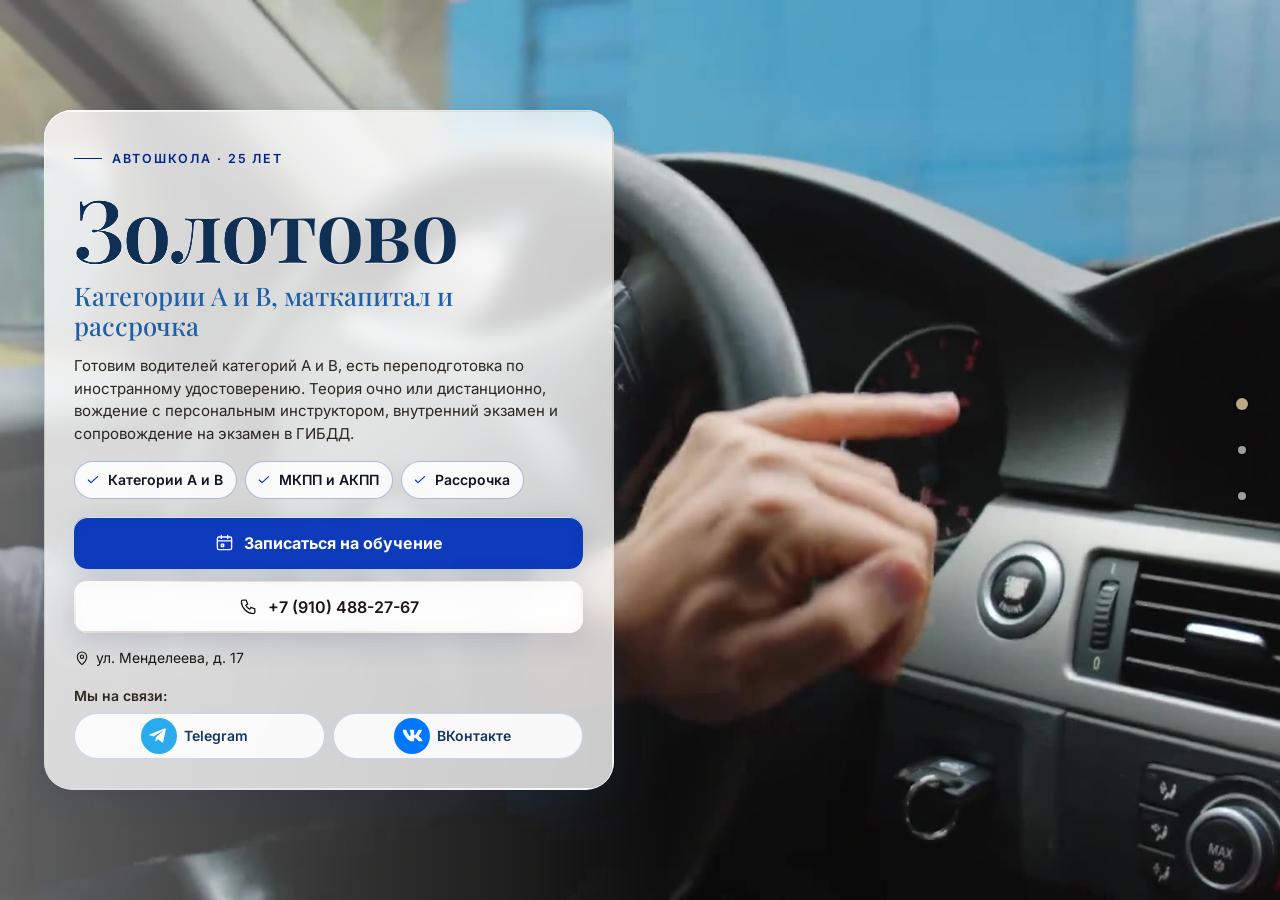
<file: index.html>
<!DOCTYPE html>
<html lang="ru" data-theme="light">
<head>
<meta charset="utf-8">
<meta name="viewport" content="width=device-width, initial-scale=1, viewport-fit=cover">
<title>Автошкола «Золотово» в Воскресенске — категории A и B, от 30 000 ₽</title>
<meta name="description" content="Автошкола «Золотово» в Воскресенске, ул. Менделеева, 17: категории A и B, рассрочка, материнский капитал. Категория A от 30 000 ₽, B от 45 000 ₽. Телефон +7 (910) 488-27-67.">
<meta name="robots" content="noindex, nofollow, noarchive">
<meta name="geo.region" content="RU-SPE">
<meta name="geo.placename" content="Санкт-Петербург">
<meta name="geo.position" content="59.8944504;30.4585142">
<meta name="ICBM" content="59.8944504, 30.4585142">
<meta property="og:type" content="website">
<meta property="og:locale" content="ru_RU">
<meta property="og:site_name" content="Автошкола «Золотово»">
<meta property="og:title" content="Автошкола «Золотово» в Воскресенске — категории A и B, от 30 000 ₽">
<meta property="og:description" content="Автошкола «Золотово» в Воскресенске, ул. Менделеева, 17: категории A и B, рассрочка, материнский капитал. Категория A от 30 000 ₽, B от 45 000 ₽. Телефон +7 (910) 488-27-67.">
<meta name="twitter:card" content="summary_large_image">
<meta name="twitter:title" content="Автошкола «Золотово» в Воскресенске — категории A и B, от 30 000 ₽">
<meta name="twitter:description" content="Автошкола «Золотово» в Воскресенске, ул. Менделеева, 17: категории A и B, рассрочка, материнский капитал. Категория A от 30 000 ₽, B от 45 000 ₽. Телефон +7 (910) 488-27-67.">
<meta name="theme-color" content="#f0f4fe">
<link rel="icon" href="data:image/svg+xml,%3Csvg%20xmlns%3D%22http%3A//www.w3.org/2000/svg%22%20viewBox%3D%220%200%2064%2064%22%3E%3Crect%20width%3D%2264%22%20height%3D%2264%22%20rx%3D%2214%22%20fill%3D%22%231f5fa8%22/%3E%3Ccircle%20cx%3D%2232%22%20cy%3D%2232%22%20r%3D%2217%22%20fill%3D%22none%22%20stroke%3D%22%23fff%22%20stroke-width%3D%225%22/%3E%3Ccircle%20cx%3D%2232%22%20cy%3D%2232%22%20r%3D%225%22%20fill%3D%22%23ffc54d%22/%3E%3C/svg%3E">
<script>document.documentElement.classList.add('js');try{var _i=parseInt(localStorage.getItem('nb_fs2'),10),_f=[1,1.15,1.3,1.5][_i];if(_f)document.documentElement.style.setProperty('--fs',_f)}catch(e){}</script>
<style id="hero-timing">:root{--hero-d:1.2s}</style>
<link rel="preload" as="image" href="img/hero-poster.jpg" fetchpriority="high">
<!-- шрифты лежат внутри сайта: Google Fonts у российской аудитории режется -->
<style>
@font-face{font-family:'Inter';font-style:normal;font-weight:400;font-display:swap;src:url(assets/fonts/inter-400-cyrillic-ext.woff2) format('woff2');unicode-range:U+0460-052F, U+1C80-1C8A, U+20B4, U+2DE0-2DFF, U+A640-A69F, U+FE2E-FE2F}
@font-face{font-family:'Inter';font-style:normal;font-weight:400;font-display:swap;src:url(assets/fonts/inter-400-cyrillic.woff2) format('woff2');unicode-range:U+0301, U+0400-045F, U+0490-0491, U+04B0-04B1, U+2116}
@font-face{font-family:'Inter';font-style:normal;font-weight:400;font-display:swap;src:url(assets/fonts/inter-400-latin-ext.woff2) format('woff2');unicode-range:U+0100-02BA, U+02BD-02C5, U+02C7-02CC, U+02CE-02D7, U+02DD-02FF, U+0304, U+0308, U+0329, U+1D00-1DBF, U+1E00-1E9F, U+1EF2-1EFF, U+2020, U+20A0-20AB, U+20AD-20C0, U+2113, U+2C60-2C7F, U+A720-A7FF}
@font-face{font-family:'Inter';font-style:normal;font-weight:400;font-display:swap;src:url(assets/fonts/inter-400-latin.woff2) format('woff2');unicode-range:U+0000-00FF, U+0131, U+0152-0153, U+02BB-02BC, U+02C6, U+02DA, U+02DC, U+0304, U+0308, U+0329, U+2000-206F, U+20AC, U+2122, U+2191, U+2193, U+2212, U+2215, U+FEFF, U+FFFD}
@font-face{font-family:'Inter';font-style:normal;font-weight:500;font-display:swap;src:url(assets/fonts/inter-500-cyrillic-ext.woff2) format('woff2');unicode-range:U+0460-052F, U+1C80-1C8A, U+20B4, U+2DE0-2DFF, U+A640-A69F, U+FE2E-FE2F}
@font-face{font-family:'Inter';font-style:normal;font-weight:500;font-display:swap;src:url(assets/fonts/inter-500-cyrillic.woff2) format('woff2');unicode-range:U+0301, U+0400-045F, U+0490-0491, U+04B0-04B1, U+2116}
@font-face{font-family:'Inter';font-style:normal;font-weight:500;font-display:swap;src:url(assets/fonts/inter-500-latin-ext.woff2) format('woff2');unicode-range:U+0100-02BA, U+02BD-02C5, U+02C7-02CC, U+02CE-02D7, U+02DD-02FF, U+0304, U+0308, U+0329, U+1D00-1DBF, U+1E00-1E9F, U+1EF2-1EFF, U+2020, U+20A0-20AB, U+20AD-20C0, U+2113, U+2C60-2C7F, U+A720-A7FF}
@font-face{font-family:'Inter';font-style:normal;font-weight:500;font-display:swap;src:url(assets/fonts/inter-500-latin.woff2) format('woff2');unicode-range:U+0000-00FF, U+0131, U+0152-0153, U+02BB-02BC, U+02C6, U+02DA, U+02DC, U+0304, U+0308, U+0329, U+2000-206F, U+20AC, U+2122, U+2191, U+2193, U+2212, U+2215, U+FEFF, U+FFFD}
@font-face{font-family:'Inter';font-style:normal;font-weight:600;font-display:swap;src:url(assets/fonts/inter-600-cyrillic-ext.woff2) format('woff2');unicode-range:U+0460-052F, U+1C80-1C8A, U+20B4, U+2DE0-2DFF, U+A640-A69F, U+FE2E-FE2F}
@font-face{font-family:'Inter';font-style:normal;font-weight:600;font-display:swap;src:url(assets/fonts/inter-600-cyrillic.woff2) format('woff2');unicode-range:U+0301, U+0400-045F, U+0490-0491, U+04B0-04B1, U+2116}
@font-face{font-family:'Inter';font-style:normal;font-weight:600;font-display:swap;src:url(assets/fonts/inter-600-latin-ext.woff2) format('woff2');unicode-range:U+0100-02BA, U+02BD-02C5, U+02C7-02CC, U+02CE-02D7, U+02DD-02FF, U+0304, U+0308, U+0329, U+1D00-1DBF, U+1E00-1E9F, U+1EF2-1EFF, U+2020, U+20A0-20AB, U+20AD-20C0, U+2113, U+2C60-2C7F, U+A720-A7FF}
@font-face{font-family:'Inter';font-style:normal;font-weight:600;font-display:swap;src:url(assets/fonts/inter-600-latin.woff2) format('woff2');unicode-range:U+0000-00FF, U+0131, U+0152-0153, U+02BB-02BC, U+02C6, U+02DA, U+02DC, U+0304, U+0308, U+0329, U+2000-206F, U+20AC, U+2122, U+2191, U+2193, U+2212, U+2215, U+FEFF, U+FFFD}
@font-face{font-family:'Inter';font-style:normal;font-weight:700;font-display:swap;src:url(assets/fonts/inter-700-cyrillic-ext.woff2) format('woff2');unicode-range:U+0460-052F, U+1C80-1C8A, U+20B4, U+2DE0-2DFF, U+A640-A69F, U+FE2E-FE2F}
@font-face{font-family:'Inter';font-style:normal;font-weight:700;font-display:swap;src:url(assets/fonts/inter-700-cyrillic.woff2) format('woff2');unicode-range:U+0301, U+0400-045F, U+0490-0491, U+04B0-04B1, U+2116}
@font-face{font-family:'Inter';font-style:normal;font-weight:700;font-display:swap;src:url(assets/fonts/inter-700-latin-ext.woff2) format('woff2');unicode-range:U+0100-02BA, U+02BD-02C5, U+02C7-02CC, U+02CE-02D7, U+02DD-02FF, U+0304, U+0308, U+0329, U+1D00-1DBF, U+1E00-1E9F, U+1EF2-1EFF, U+2020, U+20A0-20AB, U+20AD-20C0, U+2113, U+2C60-2C7F, U+A720-A7FF}
@font-face{font-family:'Inter';font-style:normal;font-weight:700;font-display:swap;src:url(assets/fonts/inter-700-latin.woff2) format('woff2');unicode-range:U+0000-00FF, U+0131, U+0152-0153, U+02BB-02BC, U+02C6, U+02DA, U+02DC, U+0304, U+0308, U+0329, U+2000-206F, U+20AC, U+2122, U+2191, U+2193, U+2212, U+2215, U+FEFF, U+FFFD}
@font-face{font-family:'Playfair Display';font-style:normal;font-weight:500;font-display:swap;src:url(assets/fonts/playfair-display-500-cyrillic.woff2) format('woff2');unicode-range:U+0301, U+0400-045F, U+0490-0491, U+04B0-04B1, U+2116}
@font-face{font-family:'Playfair Display';font-style:normal;font-weight:500;font-display:swap;src:url(assets/fonts/playfair-display-500-latin-ext.woff2) format('woff2');unicode-range:U+0100-02BA, U+02BD-02C5, U+02C7-02CC, U+02CE-02D7, U+02DD-02FF, U+0304, U+0308, U+0329, U+1D00-1DBF, U+1E00-1E9F, U+1EF2-1EFF, U+2020, U+20A0-20AB, U+20AD-20C0, U+2113, U+2C60-2C7F, U+A720-A7FF}
@font-face{font-family:'Playfair Display';font-style:normal;font-weight:500;font-display:swap;src:url(assets/fonts/playfair-display-500-latin.woff2) format('woff2');unicode-range:U+0000-00FF, U+0131, U+0152-0153, U+02BB-02BC, U+02C6, U+02DA, U+02DC, U+0304, U+0308, U+0329, U+2000-206F, U+20AC, U+2122, U+2191, U+2193, U+2212, U+2215, U+FEFF, U+FFFD}
@font-face{font-family:'Playfair Display';font-style:normal;font-weight:600;font-display:swap;src:url(assets/fonts/playfair-display-600-cyrillic.woff2) format('woff2');unicode-range:U+0301, U+0400-045F, U+0490-0491, U+04B0-04B1, U+2116}
@font-face{font-family:'Playfair Display';font-style:normal;font-weight:600;font-display:swap;src:url(assets/fonts/playfair-display-600-latin-ext.woff2) format('woff2');unicode-range:U+0100-02BA, U+02BD-02C5, U+02C7-02CC, U+02CE-02D7, U+02DD-02FF, U+0304, U+0308, U+0329, U+1D00-1DBF, U+1E00-1E9F, U+1EF2-1EFF, U+2020, U+20A0-20AB, U+20AD-20C0, U+2113, U+2C60-2C7F, U+A720-A7FF}
@font-face{font-family:'Playfair Display';font-style:normal;font-weight:600;font-display:swap;src:url(assets/fonts/playfair-display-600-latin.woff2) format('woff2');unicode-range:U+0000-00FF, U+0131, U+0152-0153, U+02BB-02BC, U+02C6, U+02DA, U+02DC, U+0304, U+0308, U+0329, U+2000-206F, U+20AC, U+2122, U+2191, U+2193, U+2212, U+2215, U+FEFF, U+FFFD}
/* ===== Notary site — generator stylesheet (light warm base, dark theme by toggle) ===== */
:root{
  --p100:#665230; --p90:#97825e; --p80:#bba887; --p70:#c2b9a9; --p50:#dad5ce; --p40:#e0dedb;
  --p30:#eeece9; --p20:#f1f1f0; --p10:#f8f8f8; --n100:#0e0f11; --n90:#3c404b; --n10:#fff;

  --bg:var(--p10); --bg2:var(--p20); --bg3:var(--p30); --card:var(--n10); --text:var(--n100); --muted:var(--n90);
  --line:var(--p50); --line2:var(--p40); --accent:var(--p90); --accent-d:var(--p100); --accent-l:var(--p80); --accent-soft:var(--p30);
  --on-accent:#fff; --shadow:0 1px 10px rgba(51,51,51,.10); --shadow-lg:0 12px 40px rgba(30,24,10,.14);
  --hero-ov1:rgba(14,15,17,.72); --hero-ov2:rgba(14,15,17,.30); --sec-ov:rgba(248,248,248,.72);
  --ok:#2e8b57; --bad:#b4453b;
  /* те же цвета составляющими: rgba() понимают все браузеры, color-mix() — нет */
  --bg-rgb:248,248,248; --card-rgb:255,255,255; --accent-rgb:151,130,94; --ok-rgb:46,139,87;

  --zc:var(--fs); --fs:1; --vwu:calc(1vw / var(--fs)); --vhu:calc(1vh / var(--fs));   /* масштаб текста (А−/А+) и «честные» vw/vh под ним */
  --hdr-h:68px; --bar-h:70px; --vh:calc(100*var(--vhu)); --gap:24px; --radius:14px; --radius-s:10px;
  --font:"Inter",Tahoma,Arial,sans-serif; --serif:"Playfair Display",Georgia,"Times New Roman",serif;
  --ease:cubic-bezier(.65,.05,.36,1); --speed:520ms;
}
html[data-theme="dark"]{
  --bg:#17150f; --bg2:#1d1a13; --bg3:#252117; --card:#221e15; --text:#f1ebdf; --muted:#b9ae98;
  --line:#3a3325; --line2:#2f2a1e; --accent:#c9b17f; --accent-d:#e0cf9f; --accent-l:#8d7b58; --accent-soft:#2a251a;
  --on-accent:#17150f; --shadow:0 1px 12px rgba(0,0,0,.45); --shadow-lg:0 14px 40px rgba(0,0,0,.55);
  --hero-ov1:rgba(10,9,6,.80); --hero-ov2:rgba(10,9,6,.40); --sec-ov:rgba(16,15,12,.76);
  --bg-rgb:23,21,15; --card-rgb:34,30,21; --accent-rgb:201,177,127;
}

*,*::before,*::after{box-sizing:border-box}
/* А−/А+: весь сайт — шапка, плашки, меню, формы, окна — растёт пропорционально, как при увеличении масштаба в браузере */
html{-webkit-text-size-adjust:100%;scroll-behavior:auto;zoom:var(--fs,1)}
html,body{height:100%;margin:0;overflow:hidden;background:var(--bg);color:var(--text);
  font-family:var(--font);font-size:16px;line-height:1.55;-webkit-font-smoothing:antialiased}
body{overscroll-behavior:none;position:relative}
a{color:inherit;text-decoration:none}
img{display:block;max-width:100%}
button{font:inherit;color:inherit;background:none;border:0;padding:0;cursor:pointer}
input,select,textarea{font:inherit;color:inherit}
h1,h2,h3,h4,p{margin:0}
ul{margin:0;padding:0;list-style:none}
svg{display:block}
.ico{width:22px;height:22px;stroke:currentColor;fill:none;stroke-width:1.7;stroke-linecap:round;stroke-linejoin:round;flex:none}
.vh{position:absolute!important;width:1px;height:1px;overflow:hidden;clip:rect(0 0 0 0);white-space:nowrap}

/* ---------- typography helpers ---------- */
.kicker{display:inline-flex;align-items:center;gap:10px;font-size:13px;font-weight:600;letter-spacing:.14em;text-transform:uppercase;color:var(--accent)}
.kicker::before{content:"";width:28px;height:1px;background:var(--accent)}
.h2{font-size:clamp(26px,calc(3.2*var(--vwu,1vw)),40px);font-weight:600;letter-spacing:-.02em;line-height:1.12;margin-top:10px}
.lead{color:var(--muted);font-size:17px;max-width:640px;margin-top:12px}
.sec-head{margin-bottom:28px}
#contacts .sec-head{margin-bottom:18px}

/* ---------- buttons ---------- */
.btn{display:inline-flex;align-items:center;justify-content:center;gap:10px;min-height:48px;padding:0 22px;border-radius:999px;
  font-weight:600;font-size:15px;line-height:1;border:1.5px solid transparent;transition:background .25s,color .25s,border-color .25s,transform .2s,box-shadow .25s;white-space:nowrap}
.btn:active{transform:translateY(1px)}
.btn-primary{background:var(--accent-d);color:var(--on-accent);border-color:var(--accent-d)}
.btn-primary:hover{background:var(--accent);border-color:var(--accent);color:#fff}
html[data-theme="dark"] .btn-primary:hover{color:#17150f}
.btn-ghost{border-color:var(--line);color:var(--text);background:var(--card)}
.btn-ghost:hover{border-color:var(--accent);color:var(--accent-d)}
.btn-light{background:rgba(255,255,255,.14);color:#fff;border-color:rgba(255,255,255,.55);backdrop-filter:blur(6px)}
.btn-light:hover{background:#fff;color:var(--n100)}
.btn-white{background:#fff;color:var(--n100);border-color:#fff}
.btn-white:hover{background:var(--p30);border-color:var(--p30)}
.btn .ico{width:18px;height:18px}
.btn-sm{min-height:44px;padding:0 16px;font-size:14px}

/* ---------- header ---------- */
.hdr{position:fixed;top:0;left:0;right:0;height:var(--hdr-h);z-index:200;display:flex;align-items:center;
  zoom:calc(1 / var(--zc,1)); --vwu:1vw; --vhu:1vh;   /* А−/А+ шапку не трогают: она всегда как при 100 % (страница в zoom, шапка — встречный zoom) */
  background:rgba(var(--bg-rgb),.88);backdrop-filter:blur(12px);-webkit-backdrop-filter:blur(12px);
  border-bottom:1px solid var(--line2);transition:background .3s}
.hdr-in{width:100%;max-width:1280px;margin:0 auto;padding:0 28px;display:flex;align-items:center;gap:24px}
.brand{display:flex;align-items:center;gap:12px;min-width:0;min-height:44px}
.mono-img{object-fit:contain;background:#fff;padding:2px;box-sizing:border-box}
.mono{width:42px;height:42px;border-radius:12px;background:var(--accent-d);color:var(--on-accent);display:grid;place-items:center;
  font-family:var(--serif);font-size:20px;font-weight:600;flex:none;letter-spacing:.02em}
.brand-t{display:flex;flex-direction:column;line-height:1.15;min-width:0}
.brand-n{font-weight:600;font-size:15px;white-space:nowrap;overflow:hidden;text-overflow:ellipsis}
.brand-s{font-size:13px;color:var(--muted);white-space:nowrap;overflow:hidden;text-overflow:ellipsis}
.nav{display:flex;align-items:center;gap:4px;margin-left:auto}
.nav > li{position:relative}
.nav-a{display:inline-flex;align-items:center;gap:6px;min-height:44px;padding:10px 12px;border-radius:8px;font-size:14px;font-weight:500;color:var(--text);opacity:.8;transition:opacity .2s,background .2s}
.nav-a:hover,.nav-a.cur,.nav > li.open > .nav-a{opacity:1;background:var(--bg3)}
.nav-a .chev{width:14px;height:14px;transition:transform .25s}
.nav > li.open > .nav-a .chev{transform:rotate(180deg)}
.hdr-tools{display:flex;align-items:center;gap:6px;margin-left:8px}
.tool{width:44px;height:44px;border-radius:10px;display:grid;place-items:center;color:var(--text);opacity:.8;transition:background .2s,opacity .2s}
.tool:hover{background:var(--bg3);opacity:1}
.tool .ico{width:20px;height:20px}
.tool-lang{width:auto;padding:0 10px;gap:6px;font-size:13px;font-weight:600;letter-spacing:.04em;display:flex;align-items:center}
.lang-wrap{position:relative}
.lang-dd{position:absolute;right:0;top:calc(100% + 8px);background:var(--card);border:1px solid var(--line);border-radius:12px;box-shadow:var(--shadow-lg);
  padding:6px;min-width:190px;display:none;z-index:210}
.lang-wrap.open .lang-dd{display:block}
.lang-dd button,.lang-dd a{display:flex;width:100%;align-items:center;gap:10px;min-height:44px;padding:9px 12px;border-radius:8px;font-size:14px;text-align:left}
.lang-dd button:hover,.lang-dd a:hover{background:var(--bg3)}
.lang-dd button.cur,.lang-dd a.cur{color:var(--accent-d);font-weight:600}
.lang-dd b{font-size:13px;letter-spacing:.08em;width:26px;color:var(--muted)}
.hdr-book{margin-left:4px}
.burger{display:none}
.moon,.sun{display:none}
html[data-theme="dark"] .sun{display:block}
html:not([data-theme="dark"]) .moon{display:block}

/* mega menu */
.mega{position:absolute;left:50%;top:calc(100% + 10px);transform:translateX(-50%);width:min(980px,calc(calc(100*var(--vwu,1vw)) - 40px));
  background:var(--card);border:1px solid var(--line);border-radius:16px;box-shadow:var(--shadow-lg);padding:20px;display:none;z-index:210}
.nav > li.open > .mega{display:block}
.mega-head{display:flex;justify-content:space-between;align-items:baseline;gap:16px;padding:0 6px 14px;border-bottom:1px solid var(--line2);margin-bottom:12px}
.mega-head b{font-size:14px}
.mega-head span{font-size:13px;color:var(--muted)}
.mega-grid{display:grid;grid-template-columns:repeat(2,1fr);gap:4px}
.mega-it{display:flex;gap:12px;align-items:flex-start;padding:10px 12px;border-radius:10px;text-align:left;width:100%;transition:background .2s}
.mega-it:hover{background:var(--bg3)}
.mega-it .cic{width:38px;height:38px;border-radius:10px;background:var(--accent-soft);color:var(--accent-d);display:grid;place-items:center;flex:none}
.mega-it .cic .ico{width:20px;height:20px}
.mega-it b{display:block;font-size:14px;font-weight:600}
.mega-it small{display:block;font-size:13px;color:var(--muted);line-height:1.35;margin-top:2px}
.mega-it em{font-style:normal;font-size:13px;color:var(--accent);margin-top:3px;display:block}

/* mobile menu */
.mmenu{position:fixed;top:calc(var(--hdr-h) / var(--zc,1));left:0;right:0;bottom:var(--bar-h);z-index:190;background:var(--bg);overflow-y:auto;padding:14px 18px 30px;display:none}
.mmenu.open{display:block}
.mmenu a,.mmenu .macc > button{display:flex;align-items:center;justify-content:space-between;width:100%;padding:14px 6px;border-bottom:1px solid var(--line2);font-size:17px;font-weight:500;text-align:left}
.mmenu .macc > button .chev{width:18px;height:18px;transition:transform .25s}
.mmenu .macc.open > button .chev{transform:rotate(180deg)}
.mmenu .macc-list{display:none;padding:4px 0 8px}
.mmenu .macc.open .macc-list{display:block}
.mmenu .macc-list button{display:flex;align-items:center;gap:12px;width:100%;padding:11px 8px;border-radius:10px;text-align:left;font-size:15px}
.mmenu .macc-list button:hover{background:var(--bg3)}
.mmenu .macc-list .cic{width:32px;height:32px;border-radius:8px;background:var(--accent-soft);color:var(--accent-d);display:grid;place-items:center;flex:none}
.mmenu .macc-list .cic .ico{width:17px;height:17px}
.mmenu-foot{display:flex;flex-wrap:wrap;gap:8px;margin-top:18px}
.mmenu-foot .btn{flex:1}

/* ---------- full-page scroller ---------- */
.fp{position:relative;width:100%;height:var(--vh);overflow:hidden}
.fp-track{will-change:transform;transition:transform var(--speed) var(--ease)}
.fp-track.no-anim{transition:none}
.sec{position:relative;height:var(--vh);width:100%;overflow:hidden}
.sec-scroll{height:100%;overflow-y:auto;overflow-x:hidden;display:flex;flex-direction:column;
  padding:calc(var(--hdr-h) / var(--zc,1) + 20px) 28px calc(var(--bar-h) + 96px);-webkit-overflow-scrolling:touch;scrollbar-width:thin;scrollbar-color:var(--line) transparent}
.wrap{margin:auto;width:100%;max-width:1180px}
.sec-alt{background:var(--bg2)}

/* reveal animation */
.rv{opacity:0;transform:translateY(18px);transition:opacity .7s ease,transform .7s ease;transition-delay:calc(var(--i,0) * 90ms)}
.sec.active .rv{opacity:1;transform:none}

/* side dots */
.dots{position:fixed;right:16px;top:50%;transform:translateY(-50%);z-index:150;display:flex;flex-direction:column;gap:2px}
.dots button{position:relative;width:44px;height:44px;display:grid;place-items:center}
.dots button::after{content:"";width:8px;height:8px;border-radius:50%;background:var(--muted);opacity:.45;transition:transform .25s,opacity .25s,background .25s}
.dots button:hover::after{opacity:.9}
.dots button.cur::after{background:var(--accent);opacity:1;transform:scale(1.5)}
.dots button span{position:absolute;right:32px;top:50%;transform:translateY(-50%) translateX(6px);background:var(--n100);color:#fff;font-size:13px;
  padding:5px 10px;border-radius:6px;white-space:nowrap;opacity:0;pointer-events:none;transition:opacity .2s,transform .2s}
.dots button:hover span{opacity:1;transform:translateY(-50%)}
.sec-hero ~ .dots{color:#fff}
body[data-sec="0"] .dots button::after{background:#fff}
body[data-sec="0"] .dots button.cur::after{background:var(--p80)}

.sec:not(.sec-hero) .sec-scroll{position:relative;z-index:1}

.status{display:inline-flex;align-items:center;gap:8px;padding:8px 14px 8px 10px;border-radius:999px;background:rgba(255,255,255,.12);border:1px solid rgba(255,255,255,.28);font-size:13px;backdrop-filter:blur(6px)}
.status i{width:9px;height:9px;border-radius:50%;background:#7bd389;box-shadow:0 0 0 3px rgba(123,211,137,.28)}
.status.closed i{background:#f08a7e;box-shadow:0 0 0 3px rgba(240,138,126,.28)}
.status.soon i{background:#f0c674;box-shadow:0 0 0 3px rgba(240,198,116,.28)}
.status span{opacity:.85}
.addr-link{display:inline-flex;align-items:center;gap:6px;border-bottom:1px solid currentColor;padding:13px 0 14px;margin:-13px 0 -14px;transition:color .2s}
.addr-link:hover{color:var(--accent)}
.addr-link .ico{width:16px;height:16px}

/* ---------- services ---------- */
.svc-grid{display:grid;grid-template-columns:repeat(5,1fr);gap:14px}
.svc{display:flex;flex-direction:column;align-items:flex-start;gap:10px;padding:18px 16px 16px;border-radius:var(--radius);background:var(--card);border:1px solid var(--line2);
  text-align:left;min-height:170px;transition:transform .25s,box-shadow .25s,border-color .25s;position:relative}
.svc:hover{transform:translateY(-3px);box-shadow:var(--shadow-lg);border-color:var(--accent-l)}
.svc .cic{width:44px;height:44px;border-radius:12px;background:var(--accent-soft);color:var(--accent-d);display:grid;place-items:center}
.svc b{font-size:15px;font-weight:600;line-height:1.3}
.svc small{font-size:13px;color:var(--muted);line-height:1.35}
.svc em{font-style:normal;font-size:13px;color:var(--accent);margin-top:auto;padding-top:6px;display:inline-flex;align-items:center;gap:4px}
.svc em .ico{width:12px;height:12px}

/* ---------- about ---------- */
.about{display:grid;grid-template-columns:1.15fr .85fr;gap:48px;align-items:start}
.about-txt p{color:var(--muted);margin-top:14px;font-size:16px}
.about-txt p:first-of-type{color:var(--text)}
.quote{margin-top:22px;padding:16px 20px;border-left:3px solid var(--accent);background:var(--card);border-radius:0 12px 12px 0;font-family:var(--serif);font-size:18px;line-height:1.45;color:var(--text)}
.creds{display:grid;gap:10px}
.cred{display:flex;gap:14px;align-items:center;padding:14px 16px;border-radius:12px;background:var(--card);border:1px solid var(--line2)}
.cred .cic{width:40px;height:40px;border-radius:10px;background:var(--accent-soft);color:var(--accent-d);display:grid;place-items:center;flex:none}
.cred .cic .ico{width:20px;height:20px}
.cred small{display:block;font-size:13px;color:var(--muted);text-transform:uppercase;letter-spacing:.06em}
.cred b{display:block;font-size:15px;font-weight:600;line-height:1.3}
.chips{display:flex;flex-wrap:wrap;gap:8px;margin-top:16px}
.chips li{padding:8px 14px;border-radius:999px;border:1px solid var(--accent-l);color:var(--accent-d);font-size:13.5px;font-weight:500;background:var(--card)}
.strong-lbl{margin-top:22px;font-size:13px;text-transform:uppercase;letter-spacing:.1em;color:var(--muted)}

/* ---------- how ---------- */
.steps{display:grid;grid-template-columns:repeat(5,1fr);gap:16px;position:relative;margin-top:14px}
.steps::before{content:"";position:absolute;left:8%;right:8%;top:30px;height:1px;background:var(--line)}
.step{position:relative;padding:0 8px}
.step-n{width:60px;height:60px;border-radius:50%;background:var(--card);border:1.5px solid var(--accent-l);color:var(--accent-d);display:grid;place-items:center;
  font-family:var(--serif);font-size:24px;font-weight:600;position:relative;z-index:1;transition:background .4s,color .4s}
.sec.active .step-n{animation:pop .6s var(--ease) both;animation-delay:calc(var(--i) * 140ms + 150ms)}
@keyframes pop{0%{transform:scale(.6);opacity:0}60%{transform:scale(1.08);opacity:1}100%{transform:scale(1)}}
.step b{display:block;margin-top:16px;font-size:17px;font-weight:600}
.step p{color:var(--muted);font-size:14.5px;margin-top:6px}

/* ---------- reviews ---------- */
.reviews{display:grid;grid-template-columns:300px 1fr;gap:28px;align-items:start}
.rsum{background:var(--card);border:1px solid var(--line2);border-radius:var(--radius);padding:26px 24px;text-align:center}
.rsum .big{font-family:var(--serif);font-size:64px;line-height:1;font-weight:500;color:var(--accent-d)}
.stars{display:inline-flex;gap:3px;--fill:100%}
.stars svg{width:20px;height:20px}
.stars .st{fill:var(--line);stroke:none}
.stars .st.on{fill:#e7b73b}
.stars .st.half{fill:url(#halfgrad)}
.rsum .stars{margin-top:8px}
.rsum p{color:var(--muted);font-size:13.5px;margin-top:10px;line-height:1.4}
.rsum .btn{margin-top:16px;width:100%}
.rsum .gis{display:block;margin:10px 0 -14px;padding:14px 0;font-size:13px;color:var(--accent-d);text-decoration:underline;text-underline-offset:3px}
.rgrid{display:grid;grid-template-columns:repeat(2,1fr);gap:14px}
.rev{background:var(--card);border:1px solid var(--line2);border-radius:var(--radius);padding:20px;display:flex;flex-direction:column;gap:10px}
.rev .stars svg{width:15px;height:15px}
.rev p{font-size:14.5px;line-height:1.5;flex:1}
.rev p::before{content:"“";font-family:var(--serif);color:var(--accent);font-size:22px;line-height:0;margin-right:4px;vertical-align:-6px}
.rev-meta{display:flex;flex-wrap:wrap;justify-content:space-between;gap:4px 10px;align-items:baseline;font-size:13px;color:var(--muted)}
.rev-meta b{color:var(--text);font-weight:600}
.rev-src{display:inline-flex;align-items:center;gap:5px;white-space:nowrap;margin-left:auto}
.rev-src i{width:6px;height:6px;border-radius:50%;background:var(--accent)}
.rev-sample{color:var(--muted);font-style:italic;opacity:.85}
.rev-real{color:var(--accent-d);font-weight:600}
.rev-real i{background:var(--ok)}
.rev-is-real{border-color:var(--accent-l)}
.demo-note{margin-top:14px;max-width:760px;font-size:13.5px;line-height:1.45;color:var(--muted);background:var(--accent-soft);
  border-left:3px solid var(--accent);border-radius:0 8px 8px 0;padding:8px 12px}
.rnote{margin-top:14px;font-size:13px;color:var(--muted)}

/* ---------- faq ---------- */
.faq{display:grid;grid-template-columns:1fr 1fr;gap:0 32px;align-items:start}
.faq-col{display:flex;flex-direction:column}
.fq{border-bottom:1px solid var(--line)}
.fq > button{display:flex;width:100%;align-items:center;justify-content:space-between;gap:16px;min-height:44px;padding:16px 4px;text-align:left;font-weight:600;font-size:15.5px;line-height:1.35}
.fq > button .pl{width:26px;height:26px;border-radius:50%;border:1px solid var(--line);display:grid;place-items:center;flex:none;color:var(--accent-d);transition:transform .3s,background .3s}
.fq > button .pl .ico{width:14px;height:14px}
.fq.open > button .pl{transform:rotate(45deg);background:var(--accent-soft)}
.fq-a{display:grid;grid-template-rows:0fr;transition:grid-template-rows .35s var(--ease)}
.fq.open .fq-a{grid-template-rows:1fr}
.fq-a > div{overflow:hidden}
.fq-a p{color:var(--muted);font-size:14.5px;padding:0 4px 16px;line-height:1.55}
.fq-a .faq-note{font-size:13px;color:var(--accent-d);padding-bottom:6px}
.fq-a .faq-note:empty{display:none}

/* ---------- contacts ---------- */
.contacts{display:grid;grid-template-columns:1fr 1.05fr 1fr;gap:18px;align-items:stretch}
.contacts .cbox{padding:16px 18px}
.cbox{background:var(--card);border:1px solid var(--line2);border-radius:var(--radius);padding:20px}
.cl{display:grid;gap:12px}
.cl li{display:flex;gap:12px;align-items:flex-start}
.cl .cic{width:36px;height:36px;border-radius:10px;background:var(--accent-soft);color:var(--accent-d);display:grid;place-items:center;flex:none}
.cl .cic .ico{width:18px;height:18px}
.cl small{display:block;font-size:13px;color:var(--muted);text-transform:uppercase;letter-spacing:.06em}
.cl b{display:block;font-weight:500;font-size:15px;line-height:1.4}
.cl a.tel,.cl a.mail{display:block;padding:14px 0;margin:-14px 0}
.cl a.tel:hover,.cl a.mail:hover{color:var(--accent-d)}
.hours-link{display:inline-block;font-size:13px;color:var(--accent-d);text-decoration:underline;text-underline-offset:3px;padding:14px 0;margin:-14px 0}
.cl .msgs{display:flex;gap:8px;margin-top:4px;flex-wrap:wrap}
.cl .msgs a{display:inline-flex;align-items:center;gap:6px;padding:6px 10px;border-radius:8px;border:1px solid var(--line);font-size:13px;min-height:44px}
.cl .msgs a .ico{width:16px;height:16px}
.mapbox{display:flex;flex-direction:column;gap:12px;padding:12px}
.map{flex:1;min-height:280px;border-radius:10px;overflow:hidden;border:1px solid var(--line);background:var(--bg3);position:relative}
.map iframe{width:100%;height:100%;border:0;position:absolute;inset:0}
.map-actions{display:flex;gap:8px;flex-wrap:wrap}
.map-actions .btn{flex:1;min-height:44px;font-size:14px;padding:0 12px}

/* form */
.form h3{font-size:19px;font-weight:600}
.form .fdesc{color:var(--muted);font-size:13.5px;margin-top:6px}
.fg{display:grid;gap:8px;margin-top:12px}
.f2{display:grid;grid-template-columns:1fr 1fr;gap:10px}
.fld{display:flex;flex-direction:column;gap:4px}
.fld label{font-size:13px;color:var(--muted);font-weight:500}
.fld input,.fld select,.fld textarea{width:100%;background:var(--bg);border:1px solid var(--line);border-radius:10px;padding:8px 12px;font-size:14px;transition:border-color .2s,box-shadow .2s;min-height:44px}
.fld textarea{min-height:48px;resize:vertical}
.fld input:focus,.fld select:focus,.fld textarea:focus{outline:0;border-color:var(--accent);box-shadow:0 0 0 3px rgba(var(--accent-rgb),.22)}
.fld.err input,.fld.err select{border-color:var(--bad)}
.ferr{font-size:13px;color:var(--bad);display:none}
.fld.err .ferr{display:block}
.fnote{font-size:13px;color:var(--muted);margin-top:8px;line-height:1.4}
.fok{display:none;margin-top:10px;padding:10px 12px;border-radius:10px;background:rgba(var(--ok-rgb),.12);color:var(--ok);font-size:13.5px}
.fok.show{display:block}

.foot{margin-top:18px;padding-top:12px;padding-left:250px;flex-wrap:nowrap;align-items:flex-start;border-top:1px solid var(--line2);display:flex;justify-content:space-between;gap:16px;flex-wrap:wrap;font-size:13px;color:var(--muted)}
.foot p{max-width:none}
.foot .fl{white-space:nowrap;flex:none}
.foot .fl a{margin-left:14px;padding:14px 0;margin-top:-14px;margin-bottom:-14px;display:inline-block;min-width:44px;text-align:center;text-decoration:underline;text-underline-offset:3px}

/* ---------- bottom bar ---------- */
.bar{position:fixed;inset:auto 0 0;z-index:300;background:var(--card);box-shadow:0 -1px 10px rgba(51,51,51,.1);border-top:1px solid var(--line2);
  padding:6px 0;padding-bottom:calc(6px + env(safe-area-inset-bottom,0px))}
.bar-in{display:flex;justify-content:space-around;align-items:center;max-width:1080px;margin:0 auto}
.bi{display:flex;flex-direction:column;align-items:center;gap:5px;padding:8px 24px;border-radius:10px;font-size:13.5px;line-height:1;color:var(--text);opacity:.65;
  transition:opacity .3s,background .3s,color .3s;flex:1;max-width:190px;min-width:0}
.bi span{white-space:nowrap;max-width:100%;overflow:hidden;text-overflow:ellipsis}
.bi .ico{width:24px;height:24px}
.bi:hover{opacity:1;background:var(--bg3)}
.bi.cur{opacity:1;color:var(--accent-d)}


/* ---------- modals ---------- */
.modal{position:fixed;inset:0;z-index:400;background:rgba(14,15,17,.62);display:none;align-items:center;justify-content:center;padding:20px}
.modal.open{display:flex}
.mbox{background:var(--card);color:var(--text);border-radius:18px;width:100%;max-width:560px;max-height:min(calc(86*var(--vhu,1vh)),860px);overflow:auto;padding:26px 26px 22px;position:relative;box-shadow:var(--shadow-lg);
  animation:mup .3s var(--ease)}
@keyframes mup{from{opacity:0;transform:translateY(16px) scale(.98)}to{opacity:1;transform:none}}
.mbox-lg{max-width:760px}
.mclose{position:absolute;top:12px;right:12px;width:44px;height:44px;border-radius:50%;display:grid;place-items:center;color:var(--muted)}
.mclose:hover{background:var(--bg3);color:var(--text)}
.mbox h3{font-size:22px;font-weight:600;padding-right:36px}
.mbox .msub{color:var(--muted);font-size:14px;margin-top:4px}
.hours-t{width:100%;border-collapse:collapse;margin-top:16px;font-size:15px}
.hours-t td{padding:9px 6px;border-bottom:1px solid var(--line2)}
.hours-t td:last-child{text-align:right;font-weight:500;white-space:nowrap}
.hours-t tr.today td{color:var(--accent-d);font-weight:600}
.hours-t tr.today td:first-child::after{content:" · " attr(data-today);font-weight:400;font-size:13px;color:var(--muted)}
.hours-t tr.off td:last-child{color:var(--muted);font-weight:400}
.mnote{margin-top:14px;padding:12px 14px;border-radius:10px;background:var(--bg2);font-size:13.5px;color:var(--muted)}
.mnote b{display:block;color:var(--text);margin-bottom:3px;font-size:13px}
.mcontacts{display:flex;flex-wrap:wrap;gap:8px;margin-top:14px}
.mcontacts a{display:inline-flex;align-items:center;gap:7px;min-height:44px;padding:9px 13px;border-radius:10px;border:1px solid var(--line);font-size:13.5px}
.mcontacts a .ico{width:16px;height:16px}
.mcontacts a:hover{border-color:var(--accent)}
/* способы записи: позвонить, написать на почту, заказать обратный звонок */
.bk-opts{display:grid;gap:10px;margin-top:14px}
.bk-opt{display:flex;align-items:center;gap:14px;min-height:60px;padding:10px 16px;border-radius:14px;border:1px solid var(--line);background:var(--bg3);color:var(--text);font-size:16px;font-weight:600;text-align:left;text-decoration:none;transition:border-color .2s,background .2s}
.bk-opt:hover{border-color:var(--accent);background:var(--accent-soft)}
.bk-opt .ico{width:24px;height:24px;color:var(--accent-d);flex:none}
.bk-opt small{display:block;font-weight:400;font-size:13px;color:var(--muted);margin-top:1px}
.mbox-book{max-width:440px}
/* оплата значками, подпись у общего телефона */
.pay-pills{display:flex;flex-wrap:wrap;gap:6px;margin-top:5px}
.pay-pill{display:inline-flex;align-items:center;gap:6px;padding:4px 11px 4px 9px;border-radius:999px;border:1px solid var(--line);background:var(--bg3);font-size:13px;font-weight:600;line-height:1.3;white-space:nowrap}
.pay-pill .ico{width:15px;height:15px;color:var(--accent-d)}
.pay-pill.pay-logo{background:#fff;border-color:rgba(0,0,0,.12);padding:3px 11px;min-height:28px}
.pay-pill.pay-logo img{display:block;height:17px;width:auto}
.pay-pill.pay-logo img[src$="sbp.svg"]{height:20px}

.brand-t{display:flex;flex-direction:column;justify-content:center;gap:2px;line-height:1.1;min-width:0}
.brand-s{display:block;font-size:10.5px;font-weight:600;letter-spacing:.16em;text-transform:uppercase;color:var(--muted);white-space:nowrap;overflow:visible;text-overflow:clip}
.brand-n{font-size:16px;font-weight:600;white-space:nowrap;overflow:visible;text-overflow:clip}
.nav-a{white-space:nowrap}
#navServices{position:static}
.mega{max-height:calc(calc(100*var(--vhu,1vh)) - var(--hdr-h) - 24px);overflow-y:auto;top:calc(100% + 6px);width:min(980px,calc(calc(100*var(--vwu,1vw)) - 32px))}
@media screen and (max-width:760px){.mega-grid{grid-template-columns:1fr}}
@media screen and (max-width:479px){.brand-t{display:flex}.brand-s{font-size:9px;letter-spacing:.14em}.brand-n{font-size:12.5px;white-space:normal;line-height:1.12}}
.bk-inline{grid-template-columns:repeat(3,1fr);gap:8px}
.bk-inline .bk-opt{flex-direction:column;justify-content:center;gap:5px;min-height:76px;padding:9px 6px;font-size:13.5px;text-align:center;line-height:1.2}
.bk-inline .bk-opt .ico{width:22px;height:22px}
.bk-inline .bk-opt small{display:none}
/* services modal */
.svc-list{margin-top:16px;display:grid;grid-template-columns:1fr 1fr;gap:6px}
.svc-list button{display:flex;gap:10px;align-items:center;width:100%;min-height:44px;text-align:left;padding:10px 12px;border-radius:10px;font-size:14px;line-height:1.35;border:1px solid var(--line2);background:var(--bg)}
.svc-list button:hover{border-color:var(--accent);background:var(--accent-soft)}
.svc-list button .ico{width:16px;height:16px;color:var(--accent);margin-top:2px}
.mhint{font-size:13px;color:var(--muted);margin-top:12px}
.mhead{display:flex;gap:14px;align-items:center;padding-right:36px}
.mhead .cic{width:48px;height:48px;border-radius:12px;background:var(--accent-soft);color:var(--accent-d);display:grid;place-items:center;flex:none}

/* ---------- responsive ---------- */
@media (max-width:1200px){
  .svc-grid{grid-template-columns:repeat(5,1fr)}
  .svc{min-height:160px;padding:14px}
  .svc small{display:none}
}
@media screen and (max-width:991px){
  :root{--hdr-h:62px}
  .nav,.hdr-book{display:none}
  .burger{display:grid}
  .hdr-in{padding:0 18px;gap:12px}
}
@media (max-width:991px){
  :root{--bar-h:64px}
  .sec-scroll{padding:calc(var(--hdr-h) / var(--zc,1) + 16px) 22px calc(var(--bar-h) + 96px)}
  .dots{right:8px;gap:8px}
  .dots button span{display:none}
  .svc-grid{grid-template-columns:repeat(3,1fr);gap:10px}
  .svc{min-height:0}
  .about{grid-template-columns:1fr;gap:22px}
  .steps{grid-template-columns:repeat(5,1fr);gap:10px}
  .step-n{width:48px;height:48px;font-size:20px}
  .step b{font-size:15px}.step p{font-size:13px}
  .reviews{grid-template-columns:1fr;gap:16px}
  .rsum{display:flex;align-items:center;gap:18px;text-align:left;padding:16px 18px}
  .rsum .big{font-size:44px}.rsum .stars{margin:0}.rsum p{margin:0;flex:1}.rsum .btn{margin:0;width:auto}.rsum .gis{display:none}
  .faq{grid-template-columns:1fr;gap:0}
  .contacts{grid-template-columns:1fr 1fr}
  .foot{padding-left:0}
  .contacts .form{grid-column:1 / -1}
  .map{min-height:240px}
  .bi{padding:10px 12px;font-size:13px}
}
@media (max-width:767px){
  :root{--bar-h:62px}
  .h2{font-size:26px}
  .lead{font-size:15px}
  .sec-head{margin-bottom:18px}
  .sec-scroll{padding-left:16px;padding-right:16px}
  .svc-grid{grid-template-columns:repeat(2,1fr);gap:10px}
  .svc{padding:12px;gap:8px}
  .svc .cic{width:36px;height:36px}
  .svc b{font-size:13.5px}
  .svc em{display:none}
  .steps{grid-template-columns:1fr;gap:12px}
  .steps::before{left:24px;right:auto;top:10px;bottom:10px;height:auto;width:1px}
  .step{display:grid;grid-template-columns:48px 1fr;gap:14px;align-items:start;padding:0}
  .step-n{grid-row:1 / span 2}
  .step b{margin-top:10px;grid-column:2}
  .step p{grid-column:2;margin-top:2px}
  .rgrid{display:flex;overflow-x:auto;gap:12px;scroll-snap-type:x mandatory;padding-bottom:8px;margin:0 -16px;padding-left:16px;padding-right:16px;scrollbar-width:none}
  .rgrid::-webkit-scrollbar{display:none}
  .rev{flex:0 0 82%;scroll-snap-align:start}
  .rsum{flex-wrap:wrap;gap:12px}
  .rsum p{flex-basis:100%}
  .contacts{grid-template-columns:1fr;gap:14px}
  .contacts .form{grid-column:auto}
  .cbox{padding:16px}
  .map{min-height:220px}
  .f2{grid-template-columns:1fr}
  .foot{flex-direction:column;gap:8px;padding-left:0}
  .bi{padding:8px 4px;font-size:13px;gap:4px}
  .bi .ico{width:22px;height:22px}
  .sec-scroll{padding-bottom:calc(var(--bar-h) + 66px)}
  .mmenu{padding-bottom:80px}
  .demo-note{font-size:13px;padding:7px 10px}
  .mbox{padding:22px 18px 18px;border-radius:16px}
  .svc-list{grid-template-columns:1fr}
  .dots{right:6px;gap:0}
  .dots button{width:44px;height:44px}
  .dots button::after{width:6px;height:6px}
}
@media screen and (max-width:479px){
  :root{--hdr-h:58px}
  .mono{width:36px;height:36px;font-size:17px;border-radius:10px}
  .brand-n{font-size:14px}
  /* тапы в шапке доведены до 44px (см. .tool ниже) — на самой узкой ширине
     текстовому названию рядом с логотипом уже не хватает места без обрезки,
     поэтому в шапке оставляем только логотип-ссылку */
  .tool{width:44px;height:44px}
  .tool-lang{padding:0 8px;width:auto}
  .tool-lang .ico{display:none}
}
@media (max-width:479px){
  :root{--bar-h:60px}
  .svc{padding:11px 10px}
  .svc b{font-size:13px}
  .bi{padding:6px 2px;font-size:13px;gap:4px;width:100%;max-width:none;letter-spacing:-.01em}
  .bi .ico{width:20px;height:20px}
  .bar{padding:5px 0}
  .cl b{font-size:14px}
}
@media (max-height:640px) and (min-width:768px){
  .svc{min-height:0}
}
@media (prefers-reduced-motion:reduce){
  .fp-track{transition-duration:0s}
  .rv{transition:none;opacity:1;transform:none}
}


/* пометка «демонстрационный проект» в подвале */
.foot-demo{margin-top:.5em;font-size:13px;line-height:1.45;opacity:.62}
.foot-demo a{padding:14px 0;margin:-14px 0;display:inline-block;min-width:44px;text-decoration:underline}

/* --- материалы конторы (перенесённый контент клиента) --- */
.info-links{display:flex;flex-wrap:wrap;gap:10px;justify-content:center;margin-top:26px}
.info-links .ilink{display:inline-flex;align-items:center;gap:8px;min-height:44px;padding:9px 16px;border-radius:999px;border:1px solid var(--line);background:var(--card);color:var(--text);font:inherit;font-size:14px;cursor:pointer;transition:background .2s,border-color .2s}
.info-links .ilink:hover{border-color:var(--accent-d);background:var(--bg-alt)}
.info-tabs{display:flex;flex-wrap:wrap;gap:8px;margin:14px 0 4px}
.info-tabs button{min-height:44px;padding:7px 13px;border-radius:999px;border:1px solid var(--line);background:transparent;color:var(--text);font:inherit;font-size:13px;cursor:pointer}
.info-tabs button[aria-selected="true"]{background:var(--accent-d);border-color:var(--accent-d);color:#fff}
.info-body{max-height:min(calc(56*var(--vhu,1vh)),520px);overflow:auto;margin-top:10px;padding-right:4px}
.info-note{font-size:13px;opacity:.7;margin:6px 0 10px}
.info-i{border-bottom:1px solid var(--line)}
.info-i > button{width:100%;display:flex;justify-content:space-between;align-items:center;gap:12px;padding:13px 2px;background:none;border:0;color:inherit;font:inherit;font-weight:600;text-align:left;cursor:pointer}
.info-i > button .pl{width:26px;height:26px;border-radius:50%;border:1px solid var(--line);display:grid;place-items:center;flex:none;color:var(--accent-d);transition:transform .3s,background .3s}
.info-i > button .pl .ico{width:14px;height:14px}
.info-i.open > button .pl{transform:rotate(45deg);background:var(--accent-soft)}
.info-i > div{display:none;padding:0 2px 14px;font-size:15px;line-height:1.62}
.info-i.open > div{display:block}
.info-i p{margin:0 0 10px}
.info-i h4{margin:14px 0 6px;font-size:15px}
.info-i ul{margin:0 0 10px;padding-left:20px}
.info-i li{margin:0 0 5px}
.info-i table{width:100%;border-collapse:collapse;margin:0 0 12px;font-size:14px}
.info-i th,.info-i td{border:1px solid var(--line);padding:7px 9px;text-align:left;vertical-align:top}
.info-f{display:inline-flex;align-items:center;gap:7px;margin:0 8px 8px 0;min-height:44px;padding:7px 12px;border:1px solid var(--line);border-radius:8px;font-size:13px;text-decoration:none;color:var(--accent-d)}
.info-src{display:block;font-size:13px;opacity:.55;margin-top:8px}

/* мобильный: экран должен помещаться целиком, без прокрутки внутри секции —
   поэтому убираем самое объёмное (встроенная карта заменяется кнопкой) и поджимаем формы */
@media (max-width:760px){
  .mapbox .map{display:none}
  .mapbox{padding:0;background:none;border:0}
  /* карточка со списком контактов на телефоне не нужна: адрес, телефон, часы —
     в нижней плашке; прячем её целиком, иначе остаётся пустая рамка */
  #contacts .cbox-info{display:none}
  .foot{padding-left:0;font-size:13px;gap:8px}
  .foot .fl{white-space:normal;flex:1 1 auto}
  .foot .fl a{margin:-14px 12px -14px 0;padding:14px 0;display:inline-block}
  .form .fld{margin-bottom:8px}
  .reviews .rev:nth-child(n+4){display:none}
  .creds .cred:nth-child(n+4){display:none}
  /* второстепенное на телефоне убираем: метро и оплата есть в модалке часов,
     язык и удобное время можно написать в комментарии */
  .cl li.li-metro,.cl li.li-payment{display:none}
  .fld-lang,.fld-time{display:none}
  .foot [data-i18n="foot_disclaimer"]{display:none}
  .foot{padding-top:10px;font-size:13px}
  #about .sec-head .lead,#contacts .sec-head .lead,.form .fnote{display:none}
  /* на телефоне адрес, часы и телефоны всегда под рукой в нижней плашке,
     поэтому на экране контактов оставляем форму и кнопки карты */
  #about .quote,#about .about-txt p:nth-of-type(3){display:none}
  .creds .cred:nth-child(n+3){display:none}
}

/* ---------- размер текста и режим для слабовидящих ---------- */
.tool-a span{font-weight:700;font-size:13px;line-height:1;letter-spacing:.01em}
#hcBtn[aria-pressed="true"]{border-color:var(--accent-d);color:var(--accent-d)}

html[data-hc="1"]{
  --bg:#000; --bg2:#000; --bg3:#000; --card:#000; --text:#fff; --muted:#fff;
  --line:#fff; --line2:#fff; --accent:#ffe14d; --accent-d:#ffe14d; --accent-l:#ffe14d;
  --accent-soft:#000; --on-accent:#000; --shadow:none; --shadow-lg:none;
  --hero-ov1:rgba(0,0,0,.9); --hero-ov2:rgba(0,0,0,.85); --sec-ov:rgba(0,0,0,.92);
  --bg-rgb:0,0,0; --card-rgb:0,0,0; --accent-rgb:255,225,77;
}
html[data-hc="1"] body{background:#000;color:#fff}
html[data-hc="1"] .sec-bg,html[data-hc="1"] .hero-bg,html[data-hc="1"] .sec-photo{display:none!important}
html[data-hc="1"] *{text-shadow:none!important;box-shadow:none!important;backdrop-filter:none!important}
html[data-hc="1"] .card,html[data-hc="1"] .tool,html[data-hc="1"] .btn,
html[data-hc="1"] .chip,html[data-hc="1"] .tag{border:2px solid #fff!important;background:#000!important;color:#fff!important}
html[data-hc="1"] .btn-primary{background:#ffe14d!important;color:#000!important;border-color:#ffe14d!important}
html[data-hc="1"] .btn-primary *{color:#000!important}
html[data-hc="1"] .sec-scroll :where(p,li,span,small,b,strong,h1,h2,h3,h4,td,th,div){color:#fff!important;opacity:1!important}
html[data-hc="1"] a:not(.btn):not(.nav-a){text-decoration:underline;color:#ffe14d!important}
html[data-hc="1"] :focus-visible{outline:3px solid #ffe14d;outline-offset:2px}

/* палец должен попадать и по ширине, не только по высоте — правило в самом
   конце файла, чтобы точно не быть перебитым медиа-запросами/темой выше */
.tool,.tool-lang,.brand{min-width:44px}

</style>
<link rel="stylesheet" href="css/etalon.css?v=20261112f">
<link rel="stylesheet" href="css/title-b.css?v=20261112f">
<link rel="stylesheet" href="css/nevo.css?v=20261112f">
<link rel="stylesheet" href="css/school.css?v=1">
<script type="application/ld+json">{"@context": "https://schema.org", "@type": "DrivingSchool", "name": "Автошкола «Золотово»", "telephone": "+7 (910) 488-27-67", "email": "info@vosdrive.ru", "sameAs": ["https://t.me/+iF3RaLRpBfRmOGQy", "https://vk.com/vosdrive"], "address": {"@type": "PostalAddress", "streetAddress": "ул. Менделеева, д. 17", "addressLocality": "Воскресенск", "addressCountry": "RU"}, "geo": {"@type": "GeoCoordinates", "latitude": 55.3239839, "longitude": 38.6585414}, "department": [], "hasOfferCatalog": {"@type": "OfferCatalog", "name": "Обучение вождению", "itemListElement": [{"@type": "Offer", "itemOffered": {"@type": "Course", "name": "A  — вождение — Стоимость"}, "price": "30000", "priceCurrency": "RUB"}, {"@type": "Offer", "itemOffered": {"@type": "Course", "name": "B  — механика — Стоимость"}, "price": "45000", "priceCurrency": "RUB"}, {"@type": "Offer", "itemOffered": {"@type": "Course", "name": "B  — автомат — Стоимость"}, "price": "45000", "priceCurrency": "RUB"}, {"@type": "Offer", "itemOffered": {"@type": "Course", "name": "— переподготовка по иностранному в/у — Стоимость"}, "price": "18000", "priceCurrency": "RUB"}]}, "legalName": "НОУ «АВТОШКОЛА ЗОЛОТОВО»"}</script>
<style id="city-map-bg">
/* Фон раздела «Как нас найти» — картинка города школы */
#contacts .sec-bg{background:#1c2633}
#contacts .sec-bg .a4bg{display:none}
#contacts .sec-bg .city-bg{position:absolute;inset:0}
#contacts .sec-bg .city-bg img{opacity:1;object-fit:cover;object-position:50% 60%}
#contacts .sec-bg::after,html[data-theme="light"]:not([data-hc="1"]) #contacts .sec-bg::after{background:linear-gradient(180deg,rgba(10,22,40,.10) 0%,rgba(10,22,40,.30) 100%)}
html[data-theme="dark"] #contacts .sec-bg::after{background:rgba(5,12,24,.55)}
@media (max-width:760px){#contacts .sec-bg .city-bg img{object-position:50% 50%}}
</style>
</head>
<body data-sec="0">
<svg xmlns="http://www.w3.org/2000/svg" style="display:none" aria-hidden="true">
<!-- Font Awesome Free 5.13.0 by @fontawesome - https://fontawesome.com License - https://fontawesome.com/license/free (Icons: CC BY 4.0) --><symbol id="fa-wa" viewBox="0 0 448 512"><path fill="currentColor" stroke="none" d="M380.9 97.1C339 55.1 283.2 32 223.9 32c-122.4 0-222 99.6-222 222 0 39.1 10.2 77.3 29.6 111L0 480l117.7-30.9c32.4 17.7 68.9 27 106.1 27h.1c122.3 0 224.1-99.6 224.1-222 0-59.3-25.2-115-67.1-157zm-157 341.6c-33.2 0-65.7-8.9-94-25.7l-6.7-4-69.8 18.3L72 359.2l-4.4-7c-18.5-29.4-28.2-63.3-28.2-98.2 0-101.7 82.8-184.5 184.6-184.5 49.3 0 95.6 19.2 130.4 54.1 34.8 34.9 56.2 81.2 56.1 130.5 0 101.8-84.9 184.6-186.6 184.6zm101.2-138.2c-5.5-2.8-32.8-16.2-37.9-18-5.1-1.9-8.8-2.8-12.5 2.8-3.7 5.6-14.3 18-17.6 21.8-3.2 3.7-6.5 4.2-12 1.4-32.6-16.3-54-29.1-75.5-66-5.7-9.8 5.7-9.1 16.3-30.3 1.8-3.7.9-6.9-.5-9.7-1.4-2.8-12.5-30.1-17.1-41.2-4.5-10.8-9.1-9.3-12.5-9.5-3.2-.2-6.9-.2-10.6-.2-3.7 0-9.7 1.4-14.8 6.9-5.1 5.6-19.4 19-19.4 46.3 0 27.3 19.9 53.7 22.6 57.4 2.8 3.7 39.1 59.7 94.8 83.8 35.2 15.2 49 16.5 66.6 13.9 10.7-1.6 32.8-13.4 37.4-26.4 4.6-13 4.6-24.1 3.2-26.4-1.3-2.5-5-3.9-10.5-6.6z"/></symbol><symbol id="fa-tg" viewBox="0 0 448 512"><path fill="currentColor" stroke="none" d="M446.7 98.6l-67.6 318.8c-5.1 22.5-18.4 28.1-37.3 17.5l-103-75.9-49.7 47.8c-5.5 5.5-10.1 10.1-20.7 10.1l7.4-104.9 190.9-172.5c8.3-7.4-1.8-11.5-12.9-4.1L117.8 284 16.2 252.2c-22.1-6.9-22.5-22.1 4.6-32.7L418.2 66.4c18.4-6.9 34.5 4.1 28.5 32.2z"/></symbol><symbol id="fa-vk" viewBox="0 0 576 512"><path fill="currentColor" stroke="none" d="M545 117.7c3.7-12.5 0-21.7-17.8-21.7h-58.9c-15 0-21.9 7.9-25.6 16.7 0 0-30 73.1-72.4 120.5-13.7 13.7-20 18.1-27.5 18.1-3.7 0-9.4-4.4-9.4-16.9V117.7c0-15-4.2-21.7-16.6-21.7h-92.6c-9.4 0-15 7-15 13.5 0 14.2 21.2 17.5 23.4 57.5v86.8c0 19-3.4 22.5-10.9 22.5-20 0-68.6-73.4-97.4-157.4-5.8-16.3-11.5-22.9-26.6-22.9H38.8c-16.8 0-20.2 7.9-20.2 16.7 0 15.6 20 93.1 93.1 195.5C160.4 378.1 229 416 291.4 416c37.5 0 42.1-8.4 42.1-22.9 0-66.8-3.4-73.1 15.4-73.1 8.7 0 23.7 4.4 58.7 38.1 40 40 46.6 57.9 69 57.9h58.9c16.8 0 25.3-8.4 20.4-25-11.2-34.9-86.9-106.7-90.3-111.5-8.7-11.2-6.2-16.2 0-26.2.1-.1 72-101.3 79.4-135.6z"/></symbol>
<symbol id="ico-max" viewBox="0 0 24 24"><text x="12" y="15.6" text-anchor="middle" font-family="Arial,Helvetica,sans-serif" font-size="9.5" font-weight="700" fill="currentColor" stroke="none">max</text></symbol>
<symbol id="ico-home" viewBox="0 0 24 24"><path d="M3 11l9-8 9 8"/><path d="M5 10v10h14V10"/><path d="M10 20v-6h4v6"/></symbol>
<symbol id="ico-scroll" viewBox="0 0 24 24"><path d="M7 3h8l4 4v14H7z"/><path d="M15 3v4h4"/><path d="M10 12h6M10 16h6"/></symbol>
<symbol id="ico-heart" viewBox="0 0 24 24"><path d="M12 20s-7-4.4-7-10a4 4 0 0 1 7-2.5A4 4 0 0 1 19 10c0 5.6-7 10-7 10z"/></symbol>
<symbol id="ico-key" viewBox="0 0 24 24"><circle cx="8" cy="15" r="4"/><path d="M11 12l9-9M15 8l2 2M18 5l2 2"/></symbol>
<symbol id="ico-briefcase" viewBox="0 0 24 24"><rect x="3" y="7" width="18" height="13" rx="2"/><path d="M9 7V4h6v3M3 12h18"/></symbol>
<symbol id="ico-stamp" viewBox="0 0 24 24"><path d="M9 10V5a3 3 0 0 1 6 0v5"/><rect x="4" y="10" width="16" height="5" rx="1"/><path d="M7 15v4h10v-4"/></symbol>
<symbol id="ico-safe" viewBox="0 0 24 24"><rect x="3" y="4" width="18" height="16" rx="2"/><circle cx="12" cy="12" r="4"/><path d="M12 10v2l1.5 1.5M6 20v2M18 20v2"/></symbol>
<symbol id="ico-mail" viewBox="0 0 24 24"><rect x="3" y="5" width="18" height="14" rx="2"/><path d="M3 7l9 6 9-6"/></symbol>
<symbol id="ico-chip" viewBox="0 0 24 24"><rect x="6" y="6" width="12" height="12" rx="2"/><rect x="9" y="9" width="6" height="6"/><path d="M9 2v4M15 2v4M9 18v4M15 18v4M2 9h4M2 15h4M18 9h4M18 15h4"/></symbol>
<symbol id="ico-plus" viewBox="0 0 24 24"><circle cx="12" cy="12" r="9"/><path d="M12 8v8M8 12h8"/></symbol>
<symbol id="ico-plus-s" viewBox="0 0 24 24"><path d="M12 6v12M6 12h12"/></symbol>
<symbol id="ico-pin" viewBox="0 0 24 24"><path d="M12 22s7-6.2 7-12a7 7 0 0 0-14 0c0 5.8 7 12 7 12z"/><circle cx="12" cy="10" r="2.5"/></symbol>
<symbol id="ico-phone" viewBox="0 0 24 24"><path d="M5 4h4l2 5-2.5 1.5a11 11 0 0 0 5 5L15 13l5 2v4a2 2 0 0 1-2 2A16 16 0 0 1 3 6a2 2 0 0 1 2-2z"/></symbol>
<symbol id="ico-pen" viewBox="0 0 24 24"><path d="M4 20h4l10-10-4-4L4 16z"/><path d="M12.5 7.5l4 4"/></symbol>
<symbol id="ico-calendar" viewBox="0 0 24 24"><rect x="3" y="5" width="18" height="16" rx="2"/><path d="M3 10h18M8 3v4M16 3v4"/><path d="M8 14h3v3H8z"/></symbol>
<symbol id="ico-clock" viewBox="0 0 24 24"><circle cx="12" cy="12" r="9"/><path d="M12 7v5l3 2"/></symbol>
<symbol id="ico-telegram" viewBox="0 0 24 24"><path d="M21 4L3 11.5l6 2 2 6 3-4 5 3.5z"/><path d="M9 13.5l12-9.5"/></symbol>
<symbol id="ico-callback" viewBox="0 0 24 24"><path d="M5 4h4l2 5-2.5 1.5a11 11 0 0 0 5 5L15 13l5 2v4a2 2 0 0 1-2 2A16 16 0 0 1 3 6a2 2 0 0 1 2-2z"/><path d="M14.5 3.5h6v6M20.5 3.5l-6.5 6.5"/></symbol>
<symbol id="ico-metro" viewBox="0 0 24 24"><circle cx="12" cy="12" r="9"/><path d="M8 16V8l4 5 4-5v8"/></symbol>
<symbol id="ico-check" viewBox="0 0 24 24"><path d="M5 12l4 4L19 7"/></symbol>
<symbol id="ico-moon" viewBox="0 0 24 24"><path d="M20 14.5A8 8 0 0 1 9.5 4a8 8 0 1 0 10.5 10.5z"/></symbol>
<symbol id="ico-sun" viewBox="0 0 24 24"><circle cx="12" cy="12" r="4"/><path d="M12 2v2M12 20v2M2 12h2M20 12h2M4.9 4.9l1.4 1.4M17.7 17.7l1.4 1.4M4.9 19.1l1.4-1.4M17.7 6.3l1.4-1.4"/></symbol>
<symbol id="ico-globe" viewBox="0 0 24 24"><circle cx="12" cy="12" r="9"/><path d="M3 12h18M12 3a14 14 0 0 1 0 18M12 3a14 14 0 0 0 0 18"/></symbol>
<symbol id="ico-menu" viewBox="0 0 24 24"><path d="M4 7h16M4 12h16M4 17h16"/></symbol>
<symbol id="ico-x" viewBox="0 0 24 24"><path d="M6 6l12 12M18 6L6 18"/></symbol>
<symbol id="ico-chev" viewBox="0 0 24 24"><path d="M6 9l6 6 6-6"/></symbol>
<symbol id="ico-card" viewBox="0 0 24 24"><rect x="3" y="6" width="18" height="12" rx="2"/><path d="M3 10h18M7 15h4"/></symbol>
<symbol id="ico-cash" viewBox="0 0 24 24"><rect x="2.5" y="6" width="19" height="12" rx="2"/><circle cx="12" cy="12" r="2.6"/><path d="M6 12h.01M18 12h.01"/></symbol>
<symbol id="ico-shield" viewBox="0 0 24 24"><path d="M12 3l8 3v6c0 5-3.5 8-8 9-4.5-1-8-4-8-9V6z"/><path d="M9 12l2 2 4-4"/></symbol>
<symbol id="ico-hash" viewBox="0 0 24 24"><path d="M10 4L8 20M16 4l-2 16M4 9h17M3 15h17"/></symbol>
<symbol id="ico-users" viewBox="0 0 24 24"><circle cx="9" cy="8" r="3.5"/><path d="M2.5 20a6.5 6.5 0 0 1 13 0"/><circle cx="17" cy="9" r="2.5"/><path d="M15.5 14.5a5 5 0 0 1 6 5"/></symbol>
<symbol id="ico-award" viewBox="0 0 24 24"><circle cx="12" cy="9" r="6"/><path d="M8.5 14L7 22l5-3 5 3-1.5-8"/></symbol>
<symbol id="ico-route" viewBox="0 0 24 24"><circle cx="6" cy="18" r="2.5"/><circle cx="18" cy="6" r="2.5"/><path d="M8.5 18H14a3 3 0 0 0 0-6h-4a3 3 0 0 1 0-6h5.5"/></symbol>
<symbol id="ico-arrow" viewBox="0 0 24 24"><path d="M5 12h14M13 6l6 6-6 6"/></symbol>
<symbol id="ico-ext" viewBox="0 0 24 24"><path d="M14 4h6v6M20 4l-9 9"/><path d="M19 14v5a1 1 0 0 1-1 1H5a1 1 0 0 1-1-1V6a1 1 0 0 1 1-1h5"/></symbol>
<symbol id="ico-send" viewBox="0 0 24 24"><path d="M21 3L10 14"/><path d="M21 3l-7 18-4-7-7-4z"/></symbol>
<symbol id="ico-vk" viewBox="0 0 24 24"><rect x="3" y="3" width="18" height="18" rx="4"/><path d="M7 9c.5 4 2.5 6 5 6v-6m0 3c1.5 0 3-1.5 3-3m-3 3c1.5 0 3 1.5 3 3"/></symbol>
<symbol id="ico-copy" viewBox="0 0 24 24"><rect x="9" y="9" width="11" height="11" rx="2"/><path d="M5 15V6a2 2 0 0 1 2-2h9"/></symbol>
<symbol id="ico-eye" viewBox="0 0 24 24"><path d="M2 12s3.8-6.5 10-6.5S22 12 22 12s-3.8 6.5-10 6.5S2 12 2 12Z"/><circle cx="12" cy="12" r="3"/></symbol>
</svg>

<!-- ===== шапка: на первом экране скрыта, закрепляется со второго ===== -->
<header class="hdr" id="hdr">
  <div class="hdr-in">
    <a class="brand" href="#home" data-go="home" aria-label="Автошкола «Золотово»">
      <span class="brand-t"><span class="brand-s">Автошкола</span><span class="brand-n">Золотово</span></span>
    </a>
    <ul class="nav" id="nav"><li><a class="nav-a" href="#home" data-go="home">Главная</a></li><li><a class="nav-a" href="#services" data-go="services">Цены</a></li><li><a class="nav-a" href="#contacts" data-go="contacts">Контакты</a></li><li><a class="nav-a" href="credits.html">О сайте</a></li></ul>
    <div class="hdr-tools">
      <div class="hdr-a11y" role="group" aria-label="Размер текста, контраст и тема">
        <button class="tool tool-a" id="fsDown" type="button" title="Мельче" aria-label="Мельче"><span>А−</span></button>
        <button class="tool tool-a" id="fsUp" type="button" title="Крупнее" aria-label="Крупнее"><span>А+</span></button>
        <button class="tool" id="hcBtn" type="button" title="Для слабовидящих" aria-label="Для слабовидящих" aria-pressed="false"><svg class="ico"><use href="#ico-eye"/></svg></button>
        <button class="tool" id="themeBtn" type="button" title="Тёмная / светлая тема" aria-label="Тёмная / светлая тема"><svg class="ico moon"><use href="#ico-moon"/></svg><svg class="ico sun"><use href="#ico-sun"/></svg></button>
      </div>
      <a class="btn btn-primary btn-sm hdr-book" href="#book" data-modal="bookModal">Записаться на обучение</a>
      <a class="hdr-tel" href="tel:+79104882767" aria-label="Позвонить +7 (910) 488-27-67"><svg class="ico"><use href="#ico-phone"/></svg><span>+7 (910) 488-27-67</span></a>
      <button class="tool burger" id="burger" type="button" aria-controls="mmenu" aria-expanded="false" aria-label="Меню"><svg class="ico"><use href="#ico-menu"/></svg></button>
    </div>
  </div>
</header>

<nav class="mmenu" id="mmenu" aria-label="Меню">
  <a href="#home" data-go="home"><span>Главная</span></a>
  <a href="#services" data-go="services"><span>Цены</span></a>
  <a href="#contacts" data-go="contacts"><span>Контакты</span></a>
  <a href="credits.html"><span>О сайте</span></a>
  <div class="mm-set">
    <div class="mm-tools" role="group" aria-label="Размер текста, контраст и тема"><button type="button" data-proxy="#fsDown" aria-label="Мельче"><span>А−</span></button><button type="button" data-proxy="#fsUp" aria-label="Крупнее"><span>А+</span></button><button type="button" data-proxy="#hcBtn" aria-label="Для слабовидящих"><svg class="ico"><use href="#ico-eye"/></svg></button><button type="button" data-proxy="#themeBtn" aria-label="Тёмная / светлая тема"><svg class="ico moon"><use href="#ico-moon"/></svg><svg class="ico sun"><use href="#ico-sun"/></svg></button></div>
  </div>
  <div class="mmenu-foot">
    <a class="btn btn-primary" href="#book" data-modal="bookModal">Записаться на обучение</a>
    <a class="btn btn-ghost" href="tel:+79104882767"><svg class="ico"><use href="#ico-phone"/></svg>+7 (910) 488-27-67</a>
  </div>
</nav>

<main class="fp" id="fp">
  <div class="fp-track" id="track">

<!-- 1. HOME -->
    <section class="sec sec-hero active" id="home" data-title="nav_home">
      <div class="hero-bg" aria-hidden="true">
        <video class="hero-video" id="heroVideo" autoplay muted loop playsinline preload="auto" poster="img/hero-poster.jpg" disablepictureinpicture tabindex="-1"></video>
        <script>(function(){var v=document.getElementById('heroVideo');if(!v)return;var c=navigator.connection;if((window.matchMedia&&matchMedia('(prefers-reduced-motion:reduce)').matches)||(c&&c.saveData)){v.removeAttribute('autoplay');return}v.src=(window.matchMedia&&matchMedia('(max-width:768px)').matches)?'img/hero-video-mobile.mp4':'img/hero-video.mp4'})();</script>
        <canvas class="hero-clouds" id="heroClouds"></canvas>
      </div>
      <div class="sec-scroll"><div class="wrap">
        <div class="hero hero-plq glass glow">
          <span class="kicker rv" style="--i:0">Автошкола · 25 лет</span>
          <h1 class="hero-h1"><span class="hw" id="heroWord">Золотово</span><span class="hn rv" style="--i:1">Категории A и B, маткапитал и рассрочка</span></h1>
          <p class="hero-lead rv" style="--i:2">Готовим водителей категорий A и B, есть переподготовка по иностранному удостоверению. Теория очно или дистанционно, вождение с персональным инструктором, внутренний экзамен и сопровождение на экзамен в ГИБДД.</p>
          <ul class="hero-cats rv" style="--i:3" aria-label="Обучение"><li><svg class="ico"><use href="#ico-check"/></svg>Категории A и B</li><li><svg class="ico"><use href="#ico-check"/></svg>МКПП и АКПП</li><li><svg class="ico"><use href="#ico-check"/></svg>Рассрочка</li></ul>
          <div class="hero-cta rv" style="--i:4">
            <a class="btn btn-glass btn-book glass glow" href="#book" data-modal="bookModal"><svg class="ico"><use href="#ico-calendar"/></svg><span>Записаться на обучение</span></a>
            <a class="btn btn-glass btn-call glass glow" href="tel:+79104882767"><svg class="ico"><use href="#ico-phone"/></svg><span>+7 (910) 488-27-67</span></a>
          </div>
          <p class="hero-addr rv" style="--i:5"><a class="addr-link" href="#contacts" data-go="contacts"><svg class="ico"><use href="#ico-pin"/></svg>ул. Менделеева, д. 17</a></p>
          <div class="hero-soc ac-soc2 rv" style="--i:6"><span class="soc-cap">Мы на связи:</span><a class="soc soc-tg" href="https://t.me/+iF3RaLRpBfRmOGQy" target="_blank" rel="noopener" aria-label="Написать в Telegram"><span class="soc-i"><svg><use href="#fa-tg"/></svg></span><span class="soc-n">Telegram</span></a><a class="soc soc-vk" href="https://vk.com/vosdrive" target="_blank" rel="noopener" aria-label="Мы во ВКонтакте"><span class="soc-i"><svg><use href="#fa-vk"/></svg></span><span class="soc-n">ВКонтакте</span></a></div>
        </div>
      </div></div>
    </section>

<!-- services -->
    <section class="sec nk-sec" id="services" data-title="nav_services">
      <div class="sec-bg" aria-hidden="true"><div class="a4bg vl-road" aria-hidden="true"><svg viewBox="0 0 1600 900" preserveAspectRatio="xMidYMax slice" focusable="false">
<rect class="vlr-band" x="0" y="520" width="1600" height="320"/><path class="vlr-edge" d="M0 524H1600M0 836H1600"/><path class="vlr-dash" d="M0 628H1600M0 732H1600"/><g class="vlr-v" style="--t:11s;--d:-2s"><g transform="translate(0 616)"><rect class="vlr-body" x="0" y="-38" width="150" height="34" rx="12"/><path class="vlr-body" d="M30 -38 L52 -66 H108 L128 -38Z"/><path class="vlr-glass" d="M58 -60 H104 L118 -40 H48Z"/><circle class="vlr-lamp" cx="146" cy="-24" r="5"/><circle class="vlr-wheel" cx="34" cy="-4" r="13"/><circle class="vlr-wheel" cx="118" cy="-4" r="13"/><rect class="vlr-plate" x="53.0" y="-35" width="44" height="26" rx="5"/><text class="vlr-plt" x="75" y="-15">B</text></g></g><g class="vlr-v" style="--t:15s;--d:-7s"><g transform="translate(0 720)"><rect class="vlr-body" x="0" y="-38" width="150" height="34" rx="12"/><path class="vlr-body" d="M30 -38 L52 -66 H108 L128 -38Z"/><path class="vlr-glass" d="M58 -60 H104 L118 -40 H48Z"/><circle class="vlr-lamp" cx="146" cy="-24" r="5"/><circle class="vlr-wheel" cx="34" cy="-4" r="13"/><circle class="vlr-wheel" cx="118" cy="-4" r="13"/><rect class="vlr-plate" x="53.0" y="-35" width="44" height="26" rx="5"/><text class="vlr-plt" x="75" y="-15">B</text></g></g><g class="vlr-v" style="--t:19s;--d:-12s"><g transform="translate(0 824)"><rect class="vlr-body" x="0" y="-38" width="150" height="34" rx="12"/><path class="vlr-body" d="M30 -38 L52 -66 H108 L128 -38Z"/><path class="vlr-glass" d="M58 -60 H104 L118 -40 H48Z"/><circle class="vlr-lamp" cx="146" cy="-24" r="5"/><circle class="vlr-wheel" cx="34" cy="-4" r="13"/><circle class="vlr-wheel" cx="118" cy="-4" r="13"/><rect class="vlr-plate" x="53.0" y="-35" width="44" height="26" rx="5"/><text class="vlr-plt" x="75" y="-15">B</text></g></g></svg></div></div>
      <div class="sec-scroll"><div class="wrap">
        <div class="sec-head glass glow"><span class="kicker rv" style="--i:0">Цены</span><h2 class="h2 rv" style="--i:1">Категории A и B: стоимость обучения</h2></div>
        <div class="cbox ac-tbl ac-c1 rv"><div class="ac-tr ac-th"><span>Курс</span><span>Стоимость</span></div><div class="ac-tr"><span class="ac-c"><i>A</i> — вождение<small>16 ч. вождения + 1 занятие, сдача в ГАИ, 1,5 месяца</small></span><b>30&nbsp;000&nbsp;₽</b></div><div class="ac-tr"><span class="ac-c"><i>B</i> — механика<small>от 2,5 месяца, теория очно или дистанционно</small></span><b>от 45&nbsp;000&nbsp;₽</b></div><div class="ac-tr"><span class="ac-c"><i>B</i> — автомат<small>2,5 месяца, теория очно или дистанционно</small></span><b>от 45&nbsp;000&nbsp;₽</b></div><div class="ac-tr"><span class="ac-c"><i></i> — переподготовка по иностранному в/у<small>для сдачи на российское в/у</small></span><b>18&nbsp;000&nbsp;₽</b></div></div><div class="cbox ac-extra rv" style="--i:2">Рассрочка и оплата частями · <b>материнский капитал</b> · возвращаем <b>13&nbsp;%</b> от стоимости обучения</div>
        <ul class="a4-notes rv"><li><svg class="ico"><use href="#ico-calendar"/></svg><span>Обучение с 16 лет, сдача в ГИБДД с 17 лет</span></li><li><svg class="ico"><use href="#ico-check"/></svg><span>Внутренний экзамен и сопровождение на экзамен в ГИБДД</span></li><li><svg class="ico"><use href="#ico-card"/></svg><span>Оплата наличными, картой, рассрочкой и материнским капиталом</span></li><li><svg class="ico"><use href="#ico-award"/></svg><span>Бессрочная лицензия, аттестация в Госавтоинспекции</span></li></ul>
        <div class="a4-cta rv"><a class="btn btn-primary" href="#book" data-modal="bookModal"><svg class="ico"><use href="#ico-calendar"/></svg><span>Записаться на обучение</span></a></div>
      </div></div>
    </section>

    

    

    

    

<!-- contacts -->
    <section class="sec nk-sec" id="contacts" data-title="nav_contacts">
      <div class="sec-bg" aria-hidden="true"><picture class="city-bg"><source media="(max-width:760px)" srcset="img/city-bg-m.jpg"><img src="img/city-bg.jpg" alt="" loading="lazy" decoding="async"></picture><div class="a4bg vl-scheme" aria-hidden="true"><svg viewBox="0 0 1600 900" preserveAspectRatio="xMidYMid slice" focusable="false"><path class="vls-wave" d="M0 820 C 300 790, 700 850, 1000 810 S 1400 780, 1600 820M0 860 C 400 830, 800 890, 1600 850"/><circle class="vls-ring" cx="800" cy="450" r="16" style="animation-delay:-0.00s"/><circle class="vls-pt" cx="800" cy="450" r="9"/><circle class="vls-hub" cx="800" cy="450" r="13"/></svg></div></div>
      <div class="sec-scroll"><div class="wrap">
        <div class="sec-head glass glow"><span class="kicker rv" style="--i:0">Контакты</span><h2 class="h2 rv" style="--i:1">Как нас найти</h2></div>
        <div class="contacts nk-contacts vl-contacts">
          <div class="cbox vl-offs rv"><ul class="vl-ol vl-flat"><li><span>Менделеева</span><a class="addr-link" href="https://yandex.ru/maps/?ll=38.6585414,55.3239839&z=16&pt=38.6585414,55.3239839" target="_blank" rel="noopener">ул. Менделеева, д. 17</a><span class="addr-note">пн–пт 11:00–18:00</span></li></ul><p class=vl-more>Записаться можно по телефону +7 (910) 488-27-67, через онлайн-форму на сайте или лично в офисе.</p></div>
          <div class="cbox mapbox rv" style="--i:3">
            <a class="map-static" href="https://yandex.ru/maps/?ll=38.6585,55.3240&z=15&pt=38.6585414,55.3239839,pm2orm1" target="_blank" rel="noopener" aria-label="Открыть карту в Яндекс Картах"><img src="img/map-static.webp" width="720" height="300" alt="Карта: адреса автошколы" loading="lazy" decoding="async"><span class="map-osm">© OpenStreetMap</span></a><div class="map"><iframe data-src="https://yandex.ru/map-widget/v1/?ll=38.6585,55.3240&z=15&pt=38.6585414,55.3239839,pm2orm1" title="Карта: Автошкола «Золотово»" allowfullscreen></iframe></div>
            <p class="vl-tel"><svg class="ico"><use href="#ico-phone"/></svg><a class="tel" href="tel:+79104882767">+7 (910) 488-27-67</a><span class="addr-note"><span class="nw">пн–пт с 11:00 до 18:00</span></span><span class="addr-note">Второй телефон: <a class="tel" href="tel:+74964495011">+7 (496) 449-50-11</a></span></p>
            <p class="a4-mail"><svg class="ico"><use href="#ico-mail"/></svg><a class="mail" href="mailto:info@vosdrive.ru">info@vosdrive.ru</a> · <a href="https://t.me/+iF3RaLRpBfRmOGQy" target="_blank" rel="noopener">Telegram</a> · <a href="https://vk.com/vosdrive" target="_blank" rel="noopener">ВКонтакте</a></p>
            <div class="map-actions"><button class="btn btn-ghost" type="button" data-modal="wayModal"><svg class="ico"><use href="#ico-metro"/></svg><span>Как добраться</span></button>
              <a class="btn btn-ghost" href="https://yandex.ru/maps/?ll=38.6585,55.3240&z=15&pt=38.6585414,55.3239839,pm2orm1" target="_blank" rel="noopener"><svg class="ico"><use href="#ico-ext"/></svg><span>На Яндекс.Картах</span></a></div>
          </div>
        </div>
      </div></div>
    </section>

    

    



  </div>
</main>

<!-- side dots -->
<nav class="dots" id="dots" aria-label="Разделы"></nav>

<!-- ===== bottom bar ===== -->
<nav class="bar" aria-label="Быстрые действия">
  <div class="bar-in">
    <a class="bi" href="https://yandex.ru/maps/?rtext=~55.3239839,38.6585414&rtt=auto" target="_blank" rel="noopener"><svg class="ico"><use href="#ico-route"/></svg><span>Маршрут</span></a>
    <a class="bi" href="tel:+79104882767"><svg class="ico"><use href="#ico-phone"/></svg><span>Позвонить</span></a>
    <a class="bi" href="#mail" data-modal="mailModal"><svg class="ico"><use href="#ico-pen"/></svg><span>Написать</span></a>
    <a class="bi" href="#book" data-modal="bookModal"><svg class="ico"><use href="#ico-calendar"/></svg><span>Записаться</span></a>
    <a class="bi" href="#hours" data-modal="hoursModal"><svg class="ico"><use href="#ico-clock"/></svg><span>Часы</span></a>
    <a class="bi" href="mailto:info@vosdrive.ru"><svg class="ico"><use href="#ico-mail"/></svg><span>Почта</span></a>
  </div>
</nav>

<!-- ===== modals ===== -->
<div class="modal" id="bookModal" role="dialog" aria-modal="true" aria-labelledby="bookTitle">
  <div class="mbox mbox-book flipc flipc-swap">
    <button class="mclose" type="button" title="Закрыть" aria-label="Закрыть"><svg class="ico"><use href="#ico-x"/></svg></button>
   <div class="flip-front">
    <h3 id="bookTitle">Как удобнее записаться на обучение?</h3>
    <div class="bk-opts">
      <button class="bk-opt" type="button" data-flip="tel"><svg class="ico"><use href="#ico-phone"/></svg><span><span>Позвонить</span><small>+7 (910) 488-27-67</small></span></button>
      <button class="bk-opt" type="button" data-flip="mail"><svg class="ico"><use href="#ico-mail"/></svg><span><span>Написать на почту</span><small>info@vosdrive.ru</small></span></button>
      <button class="bk-opt" type="button" data-flip="cb"><svg class="ico"><use href="#ico-callback"/></svg><span><span>Заказать обратный звонок</span></span></button>
    </div>
   </div>
   <div class="flip-back" data-cb-back="md" aria-hidden="true"></div>
  </div>
</div>













<div class="modal" id="wayModal" role="dialog" aria-modal="true" aria-labelledby="wayModalT">
  <div class="mbox mbox-rev">
    <button class="mclose" type="button" title="Закрыть" aria-label="Закрыть"><svg class="ico"><use href="#ico-x"/></svg></button>
    <h3 id="wayModalT">Как добраться</h3>
    <div class="nk-mbody"><ul class="nk-list"><li>Менделеева — ул. Менделеева, д. 17</li></ul><p class="nk-note">Автошкола «Золотово»: ул. Менделеева, д. 17, Воскресенск.</p></div>
  </div>
</div>
<div class="modal" id="mailModal" role="dialog" aria-modal="true" aria-labelledby="mailTitle">
  <div class="mbox mbox-mail">
    <button class="mclose" type="button" title="Закрыть" aria-label="Закрыть"><svg class="ico"><use href="#ico-x"/></svg></button>
    <div id="mailBox"></div>
  </div>
</div>
<div class="modal" id="hoursModal" role="dialog" aria-modal="true" aria-labelledby="hoursTitle">
  <div class="mbox">
    <button class="mclose" type="button" title="Закрыть" aria-label="Закрыть"><svg class="ico"><use href="#ico-x"/></svg></button>
    <h3 id="hoursTitle">Часы работы</h3>
    <p class="msub">Телефон автошколы +7 (910) 488-27-67: пн–пт с 11:00 до 18:00.</p>
    <table class="hours-t"><tbody id="hoursBody"></tbody></table>
        <div class="mnote"><b>Вне часов приёма</b><span>Оставьте заявку через форму на сайте или напишите на почту — ответим в ближайший рабочий день.</span></div>
    <div class="mcontacts">
      <a href="tel:+79104882767"><svg class="ico"><use href="#ico-phone"/></svg>+7 (910) 488-27-67</a>
      <a href="mailto:info@vosdrive.ru"><svg class="ico"><use href="#ico-mail"/></svg>info@vosdrive.ru</a>

      <a href="#book" data-modal="bookModal" class="mclose-go"><svg class="ico"><use href="#ico-calendar"/></svg><span>Записаться</span></a>
    </div>
  </div>
</div>


<script>window.SITE = {"hours_known": true, "slug": "zolotovo", "lang": "ru", "langs": ["ru"], "base": "", "name": "Автошкола «Золотово»", "name_ru": "Автошкола «Золотово»", "short_name": "Золотово", "url": "", "form_to": "info@vosdrive.ru", "hours": {"mon": "11:00–18:00", "tue": "11:00–18:00", "wed": "11:00–18:00", "thu": "11:00–18:00", "fri": "11:00–18:00", "sat": "", "sun": "", "noappt": []}, "phones": ["+7 (910) 488-27-67"], "email": "info@vosdrive.ru", "lat": 55.3239839, "lon": 38.6585414, "i18n": {"ru": {"_name": "Русский", "_flag": "RU", "nav_home": "Главная", "nav_services": "Обучение и цены", "nav_about": "Об автошколе", "nav_how": "Поступление", "nav_reviews": "Отзывы", "nav_faq": "Вопросы", "nav_contacts": "Контакты", "nav_book": "Записаться", "theme_toggle": "Тёмная / светлая тема", "lang_label": "Язык", "btn_book": "Записаться на обучение", "btn_services": "Все услуги", "status_open": "Открыто сейчас", "status_closed": "Сейчас закрыто", "status_until": "до {t}", "status_opens": "откроется {d} в {t}", "status_today": "сегодня", "status_tomorrow": "завтра", "badge_reviews": "Отзывы на Яндекс.Картах", "badge_hint": "Открыть отзывы на Яндекс.Картах", "contacts_kicker": "Контакты", "contacts_title": "Как нас найти", "lbl_address": "Адрес", "lbl_metro": "Метро", "lbl_phone": "Телефоны", "lbl_email": "Почта", "lbl_hours": "Часы приёма", "lbl_payment": "Оплата", "btn_route": "Проложить маршрут", "btn_map": "Открыть на Яндекс.Картах", "hours_mf": "Пн–Пт", "hours_sat": "Сб", "hours_sun": "Вс", "form_title": "Записаться на приём", "form_desc": "Заполните форму — откроется ваш почтовый клиент с готовым письмом. Или позвоните +7 (910) 488-27-67.", "f_name": "Ваше имя", "f_phone": "Телефон", "f_lang": "Язык обращения", "f_service": "Направление", "f_service_ph": "Выберите направление", "f_time": "Удобное время", "f_time_ph": "Например: вторник после 15:00", "f_comment": "Комментарий", "f_comment_ph": "Кратко опишите задачу", "f_submit": "Отправить заявку", "f_note": "Нажимая кнопку, вы открываете письмо в своём почтовом приложении — проверьте и отправьте его.", "f_err_name": "Укажите имя", "f_err_phone": "Укажите телефон в формате +7 …", "f_err_service": "Выберите услугу", "f_sent": "Письмо сформировано и открыто в почтовой программе. Если оно не открылось (например, на телефоне нет почты) — скопируйте адрес и напишите нам вручную или позвоните +7 (910) 488-27-67.", "mail_subject": "Запись на обучение — автошкола «Золотово»", "mail_intro": "Заявка на обучение с сайта автошколы «Золотово»", "bar_route": "Маршрут", "bar_call": "Позвонить", "bar_write": "Написать", "bar_book": "Записаться", "bar_hours": "Часы", "bar_tg": "Telegram", "bar_mail": "Почта", "hm_title": "Часы работы", "hm_today": "сегодня", "hm_closed": "выходной", "hm_outside": "Вне часов работы", "hm_outside_text": "Оставьте заявку на сайте или напишите на почту — ответим, когда откроемся.", "day_mon": "Понедельник", "day_tue": "Вторник", "day_wed": "Среда", "day_thu": "Четверг", "day_fri": "Пятница", "day_sat": "Суббота", "day_sun": "Воскресенье", "modal_close": "Закрыть", "metro_prefix": "м. ", "aria_menu": "Меню", "aria_sections": "Разделы", "aria_quick": "Быстрые действия", "lang_switch": "Языки сайта", "mail_lbl_notary": "Автошкола", "mail_lbl_name": "Имя", "mail_lbl_phone": "Телефон", "mail_lbl_lang": "Язык", "mail_lbl_service": "Категория", "mail_lbl_time": "Удобное время", "mail_lbl_comment": "Комментарий", "mail_lbl_site": "Сайт", "lbl_messengers": "Мы на связи", "status_docs_last": "приём документов до {t}", "status_docs_over": "приём документов на сегодня закончен", "a11y_bigger": "Крупнее", "a11y_smaller": "Мельче", "a11y_contrast": "Для слабовидящих", "book_pick_title": "Как удобнее записаться?", "book_mail": "Написать на почту", "hours_line": "Пн 10:00–17:00; Вт 11:00–18:00; Ср — нет приёма; Чт 10:00–17:00; Пт 10:00–17:00; Сб, Вс — выходной", "hm_noappt": "нет приёма", "pay_cash": "Наличные", "pay_card": "Банковские карты", "cb_btn": "Заказать обратный звонок", "cb_title": "Заказать обратный звонок", "cb_sub": "Оставьте номер — откроется письмо в автошколу с просьбой перезвонить.", "cb_back": "Назад", "f_email": "Почта", "f_optional": "необязательно", "f_err_email": "Проверьте адрес почты", "cb_service": "Какое обучение нужно", "cb_service_ph": "Выберите направление", "cb_service_other": "Пока не знаю", "cb_time": "Удобное время для звонка", "cb_time_ph": "Например: завтра после 15:00", "cb_submit": "Заказать звонок", "cb_note": "Нажимая кнопку, вы открываете письмо в своём почтовом приложении — проверьте и отправьте его.", "cb_sent": "Письмо сформировано и открыто в почтовой программе. Если оно не открылось (например, на телефоне нет почты) — скопируйте адрес и напишите нам вручную или позвоните +7 (910) 488-27-67.", "mail_cb_subject": "Просьба перезвонить — автошкола «Золотово»", "mail_cb_intro": "Прошу перезвонить мне", "mail_cb_about": "по вопросу", "mail_cb_time": "Удобное время для звонка", "mail_lbl_email": "Почта", "mail_modal_title": "Написать на почту", "mail_modal_sub": "Заполните форму — откроется ваша почтовая программа с готовым письмом в автошколу.", "mail_addr_lbl": "Адрес для писем", "mail_copy": "Скопировать адрес", "mail_copied": "Адрес скопирован", "tel_title": "Позвонить", "tel_sub": "Звоните в часы приёма — ответим на вопросы и запишем на приём.", "phone_common": "учебная часть", "cat_B": "Категория B", "cat_IND": "Индивидуальное обучение", "cat_KID": "Детская автошкола", "cat_KAP": "Контраварийная подготовка", "cat_ADP": "Адаптация к своему автомобилю", "nav_docs": "Документы", "nav_team": "Преподаватели", "nav_admit": "Документы для поступления", "nav_more": "Отзывы и документы"}}, "svc": {}, "cats": [{"id": "B", "icon": "plus", "items": []}, {"id": "IND", "icon": "plus", "items": []}, {"id": "KID", "icon": "plus", "items": []}, {"id": "KAP", "icon": "plus", "items": []}, {"id": "ADP", "icon": "plus", "items": []}]};</script>
<script>
/* Notary site engine: full-page scroller, i18n, theme, menus, modals, hours status, form. No dependencies. */
(function () {
  'use strict';
  var S = window.SITE || {};
  var I18N = S.i18n || {};
  var LANGS = Object.keys(I18N);
  var $ = function (sel, root) { return (root || document).querySelector(sel); };
  var $$ = function (sel, root) { return Array.prototype.slice.call((root || document).querySelectorAll(sel)); };
  var html = document.documentElement, body = document.body;
  var lang = 'ru', dict = {};

  /* ---------- helpers ---------- */
  function fmt(str, vars) {
    return String(str).replace(/\{(\w+)\}/g, function (m, k) { return (vars && k in vars) ? vars[k] : (S.vars && k in S.vars ? S.vars[k] : m); });
  }
  function t(key, vars) { var v = dict[key]; if (v === undefined) v = (I18N.ru || {})[key]; if (v === undefined) return key; return fmt(v, vars); }
  function store(k, v) { try { if (v === undefined) return localStorage.getItem(k); localStorage.setItem(k, v); } catch (e) { return null; } }

  /* ---------- i18n ---------- */
  /* Every language is a separate static page (ru at the root, others in /<lang>/); the page already contains its
     dictionary (+ Russian as fallback), so applyLang only (re)fills the dynamic bits — hours table, status, dots. */
  function applyLang(code) {
    if (!I18N[code]) code = 'ru';
    lang = code; dict = I18N[code];
    html.setAttribute('lang', code === 'kg' ? 'ky' : code);
    $$('[data-i18n]').forEach(function (el) {
      var k = el.getAttribute('data-i18n'); var v = t(k);
      if (el.hasAttribute('data-i18n-html')) el.innerHTML = v; else el.textContent = v;
    });
    $$('[data-i18n-ph]').forEach(function (el) { el.setAttribute('placeholder', t(el.getAttribute('data-i18n-ph'))); });
    $$('[data-i18n-title]').forEach(function (el) { el.setAttribute('title', t(el.getAttribute('data-i18n-title'))); el.setAttribute('aria-label', t(el.getAttribute('data-i18n-title'))); });
    $$('.lang-dd [data-lang]').forEach(function (b) { b.classList.toggle('cur', b.getAttribute('data-lang') === code); });
    var cur = $('#langCur'); if (cur) cur.textContent = (dict._flag || code.toUpperCase());
    store('nb_lang', code);
    updateStatus(); buildDots(); buildHours();
    scheduleFit();
    if ($('#infoModal') && (infoData || S.content)) renderInfo();
  }
  function langHref(code) { return (S.base || '') + (code === 'ru' ? '' : code + '/'); }
  function initLang() {
    var page = S.lang || 'ru';
    // legacy links ?lang=xx / #lang=xx → the real language page (hash with the section is kept)
    var want = ((location.search + location.hash).match(/lang=(\w+)/) || [])[1];
    if (want && want !== page && (S.langs || []).indexOf(want) >= 0) {
      var sec = (location.hash.match(/#([a-z]+)/) || [])[1];
      location.replace(langHref(want) + (sec && sec !== 'lang' ? '#' + sec : ''));
      return;
    }
    applyLang(page);
  }

  /* ---------- theme ---------- */
  function initTheme() {
    var saved = store('nb_theme_etalon');   /* свой ключ: на github.io другие демо пишут сюда nb_theme */
    if (saved === 'light' || saved === 'dark') html.setAttribute('data-theme', saved);
    var b = $('#themeBtn'); if (b) b.addEventListener('click', function () {
      var next = html.getAttribute('data-theme') === 'dark' ? 'light' : 'dark';
      html.setAttribute('data-theme', next); store('nb_theme_etalon', next);
    });
  }

  /* ---------- размер текста и режим для слабовидящих ----------
     А−/А+ меняют масштаб всей страницы (CSS zoom на <html>): шапка, плашки, меню, формы, окна и подписи растут
     вместе. Чтобы раскладка перестраивалась так же, как при увеличении масштаба в браузере (колонки сворачиваются,
     меню шапки уходит в бургер, плашки занимают свободное место), пороги всех @media (max/min-width|height)
     пересчитываются под масштаб: «ширина окна» для вёрстки — это ширина окна ÷ масштаб. */
  var FS = [1, 1.15, 1.3, 1.5], fsNow = 1, mqList = null;
  function mqCollect() {
    mqList = [];
    function walk(rules) {
      for (var k = 0; k < rules.length; k++) {
        var r = rules[k];
        if (r.media && r.cssRules && !/^screen\b/.test(r.media.mediaText) && /(?:max|min)-(?:width|height)\s*:\s*[\d.]+px/.test(r.media.mediaText)) mqList.push({ r: r, t: r.media.mediaText });
        if (r.cssRules) walk(r.cssRules);
      }
    }
    Array.prototype.forEach.call(document.styleSheets, function (sh) { var rules; try { rules = sh.cssRules; } catch (e) { return; } if (rules) walk(rules); });
  }
  function mqScale(f) {
    if (!mqList) { if (f === 1) return; mqCollect(); }
    mqList.forEach(function (o) {
      var txt = f === 1 ? o.t : o.t.replace(/((?:max|min)-(?:width|height)\s*:\s*)([\d.]+)px/g, function (m, a, n) { return a + Math.round(n * f) + 'px'; });
      if (o.r.media.mediaText !== txt) o.r.media.mediaText = txt;
    });
  }
  function initA11y() {
    var i = parseInt(store('nb_fs2'), 10); if (isNaN(i) || i < 0 || i >= FS.length) i = 0;
    function apply() {
      fsNow = FS[i];
      html.style.setProperty('--fs', fsNow); html.setAttribute('data-fs', String(i)); store('nb_fs2', String(i));
      mqScale(fsNow);
      var d = $('#fsDown'), u = $('#fsUp');
      if (d) d.disabled = (i === 0); if (u) u.disabled = (i === FS.length - 1);
      window.dispatchEvent(new Event('resize'));                // высоты разделов пересчитать
    }
    apply();
    var u = $('#fsUp'), d = $('#fsDown');
    if (u) u.addEventListener('click', function () { if (i < FS.length - 1) { i++; apply(); } });
    if (d) d.addEventListener('click', function () { if (i > 0) { i--; apply(); } });
    if (store('nb_hc') === '1') html.setAttribute('data-hc', '1');
    var h = $('#hcBtn');
    if (h) {
      h.setAttribute('aria-pressed', html.getAttribute('data-hc') === '1' ? 'true' : 'false');
      h.addEventListener('click', function () {
        var on = html.getAttribute('data-hc') !== '1';
        if (on) html.setAttribute('data-hc', '1'); else html.removeAttribute('data-hc');
        h.setAttribute('aria-pressed', on ? 'true' : 'false'); store('nb_hc', on ? '1' : '0');
      });
    }
  }
  initA11y();

  /* ---------- full page scroller ---------- */
  var track = $('#track'), secs = track ? $$('.sec', track) : [];
  var idx = 0, vh = window.innerHeight / fsNow, lastFlip = 0, lastFlipP = -1e9, lastInner = -1e9;
  /* видимая высота: меньшее из окна и «малого» экрана (100svh — с показанными панелями браузера, адресной строкой и полоской жестов);
     на Android во встроенном браузере Telegram и в Chrome окно бывает выше видимой части — тогда низ экрана уходил под край */
  function visH() {
    var h = window.innerHeight, c = document.documentElement.clientHeight;
    if (c && c < h) h = c;
    try { var pr = document.createElement('div'); pr.style.cssText = 'position:fixed;top:0;left:0;width:0;height:100svh;visibility:hidden;pointer-events:none';
      document.body.appendChild(pr); var sv = pr.offsetHeight; pr.remove(); if (sv > 0 && sv < h) h = sv; } catch (e) { }
    /* встроенные браузеры (Telegram) иногда отдают окно выше видимой части — сверяемся с visualViewport,
       но не во время набора текста (клавиатура) и не при увеличении щипком */
    var vv = window.visualViewport, a = document.activeElement;
    if (vv && vv.scale <= 1.01 && !(a && /^(INPUT|TEXTAREA|SELECT)$/.test(a.tagName))) { var vvh = Math.floor(vv.height); if (vvh > 240 && vvh < h) h = vvh; }
    return h;
  }
  function setVh() {
    var vr = visH(); vh = vr / fsNow; html.style.setProperty('--vh', vh + 'px');   /* в «масштабных» пикселях страницы */
    html.style.setProperty('--vhr', vr + 'px');   /* та же высота в настоящих пикселях — для первого экрана (у него встречный zoom) */
    if (!track) return;
    track.classList.add('no-anim'); track.style.transform = 'translateY(' + (-idx * vh) + 'px)';
    void track.offsetHeight; track.classList.remove('no-anim');
  }
  function goTo(i, noAnim) {
    if (!track) return;
    i = Math.max(0, Math.min(secs.length - 1, i));
    var changed = i !== idx; idx = i;
    if (noAnim) track.classList.add('no-anim');
    track.style.transform = 'translateY(' + (-idx * vh) + 'px)';
    if (noAnim) { void track.offsetHeight; track.classList.remove('no-anim'); }
    body.setAttribute('data-sec', idx);
    secs.forEach(function (s, k) { s.classList.toggle('active', k === idx); });
    if (window.nkAnimSync) window.nkAnimSync();
    var id = secs[idx].id;
    $$('.dots button').forEach(function (d, k) { d.classList.toggle('cur', k === idx); });
    $$('[data-go]').forEach(function (a) { a.classList.toggle('cur', a.getAttribute('data-go') === id); });
    if (changed) { lastFlip = Date.now(); lastFlipP = performance.now(); try { history.replaceState(null, '', '#' + id); } catch (e) { } }
    closeMenus();
  }
  function goId(id) { var k = secs.findIndex(function (s) { return s.id === id; }); if (k >= 0) goTo(k); }
  function canScroll(el, dir) {
    if (!el) return false;
    if (dir > 0) return el.scrollTop + el.clientHeight < el.scrollHeight - 2;
    return el.scrollTop > 2;
  }
  function locked() { return body.classList.contains('modal-open') || body.classList.contains('menu-open'); }

  /* Колесо и тачпад. Один жест = один переход. Жест — это поток событий wheel без пауз дольше WHEEL_QUIET мс.
     Пока идёт анимация перехода и пока поток не затих, новые события только продлевают блокировку: инерция
     тачпада (десятки мелких событий подряд, иногда секунду и дольше) не листает дальше. Отдельный новый жест
     распознаётся по паузе или по явному «разгону» дельты поверх затухающего хвоста. */
  var WHEEL_QUIET = 180, WHEEL_THRESH = 36, wheelAcc = 0, wheelAt = -1e9, wheelHold = false, wheelTail = [];
  function wheelDelta(e) {
    var d = e.deltaY;
    if (e.deltaMode === 1) d *= 33; else if (e.deltaMode === 2) d *= vh;   // строки (Firefox) и страницы → пиксели
    return d;
  }
  function onWheel(e) {
    if (locked()) return;
    var sc = e.target.closest ? e.target.closest('.sec-scroll') : null;
    var d = wheelDelta(e);
    /* время берём у самого события: если страница на миг зависла, накопившиеся события не примут за новый жест */
    var ts = (e.timeStamp && e.timeStamp < 1e11) ? e.timeStamp : performance.now();
    if (Math.abs(e.deltaX) > Math.abs(e.deltaY)) return;                // horizontal (review carousel)
    if (sc && canScroll(sc, d)) { lastInner = ts; return; }              // native inner scroll
    e.preventDefault();
    var gap = ts - wheelAt; wheelAt = ts;
    var ad = Math.abs(d);
    if (gap > WHEEL_QUIET || gap < 0) { wheelHold = false; wheelAcc = 0; wheelTail = []; }   // тишина: новый жест
    wheelTail.push(ad); if (wheelTail.length > 6) wheelTail.shift();
    if (ts - lastFlipP < 620) { wheelHold = true; wheelAcc = 0; return; }          // идёт анимация перехода
    if (ts - lastInner < 350) { wheelAcc = 0; return; }                            // только что доехали до края внутри
    if (wheelHold) {
      /* тот же поток после перехода: пропускаем, пока не появится явный новый толчок */
      var before = wheelTail.slice(0, -1), base = before.length ? Math.max.apply(null, before) : 0;
      if (ad >= 60 && ad > base * 2.5) { wheelHold = false; wheelAcc = 0; } else return;
    }
    if (ad < 2) return;
    wheelAcc += d;
    if (Math.abs(wheelAcc) < WHEEL_THRESH) return;
    var dir = wheelAcc > 0 ? 1 : -1;
    wheelAcc = 0; wheelHold = true;
    goTo(idx + dir);
  }

  /* Касание. Короткий свайп (≥ 40 px или быстрый жест от 24 px) переключает экран сразу. Если внутри экрана своя
     прокрутка — сначала она: свайп, который целиком ушёл на докрутку, экран не листает; свайп, у которого после
     упора осталась «лишняя» длина, листает сразу, без второго свайпа. Пока палец ведёт — экран не двигается. */
  var tY = 0, tX = 0, tT = 0, tOn = false, tSc = null, tScroll0 = 0, tNative = false;
  function evTime(e) { return (e.timeStamp && e.timeStamp < 1e11) ? e.timeStamp : performance.now(); }
  function onTouchStart(e) {
    if (e.touches.length !== 1) { tOn = false; return; }
    var p = e.touches[0]; tY = p.clientY; tX = p.clientX; tT = evTime(e); tOn = true; tNative = false;
    tSc = e.target.closest ? e.target.closest('.sec-scroll') : null;
    tScroll0 = tSc ? tSc.scrollTop : 0;
  }
  function onTouchMove(e) {
    if (locked() || !tOn) return;
    var p = e.touches[0]; var dy = tY - p.clientY, dx = tX - p.clientX;
    if (Math.abs(dx) > Math.abs(dy)) return;                             // horizontal gesture – let it be
    if (tSc && canScroll(tSc, dy)) { tNative = true; return; }           // свой скролл внутри экрана ещё есть
    if (e.cancelable) e.preventDefault();                                 // иначе страница стоит на месте
  }
  function onTouchEnd(e) {
    if (locked() || !tOn) return;
    var p = e.changedTouches[0]; var dy = tY - p.clientY, dx = tX - p.clientX, dt = Math.max(1, evTime(e) - tT);
    tOn = false;
    if (Math.abs(dx) > Math.abs(dy)) return;
    var dir = dy > 0 ? 1 : -1;
    var used = tSc ? Math.abs(tSc.scrollTop - tScroll0) : 0;             // сколько пальцу «съела» внутренняя прокрутка
    var rest = Math.abs(dy) - used;                                       // длина свайпа сверх неё
    if (tSc && canScroll(tSc, dir)) return;                               // внутри ещё есть что докручивать — листать рано
    var fast = Math.abs(dy) / dt > 0.45;
    if (!(rest >= 40 || (fast && rest >= 24))) return;
    if (Date.now() - lastFlip < 450) return;
    goTo(idx + dir);
  }
  function onKey(e) {
    if (locked()) { if (e.key === 'Escape') { closeModals(); closeMenus(); } return; }
    var tag = (e.target.tagName || '').toLowerCase();
    if (tag === 'input' || tag === 'textarea' || tag === 'select') return;
    var sc = $('.sec-scroll', secs[idx]);
    var k = e.key;
    if (k === 'ArrowDown' || k === 'PageDown' || k === ' ') {
      e.preventDefault();
      if (canScroll(sc, 1)) { sc.scrollBy({ top: k === 'ArrowDown' ? 90 : sc.clientHeight * .8, behavior: 'smooth' }); } else goTo(idx + 1);
    } else if (k === 'ArrowUp' || k === 'PageUp') {
      e.preventDefault();
      if (canScroll(sc, -1)) { sc.scrollBy({ top: -(k === 'ArrowUp' ? 90 : sc.clientHeight * .8), behavior: 'smooth' }); } else goTo(idx - 1);
    } else if (k === 'Home') { e.preventDefault(); goTo(0); }
    else if (k === 'End') { e.preventDefault(); goTo(secs.length - 1); }
    else if (k === 'Escape') { closeMenus(); }
  }
  function buildDots() {
    var box = $('#dots'); if (!box) return;
    box.innerHTML = '';
    secs.forEach(function (s, k) {
      var b = document.createElement('button'); b.type = 'button';
      var name = t(s.getAttribute('data-title') || ('nav_' + s.id));
      b.setAttribute('aria-label', name); b.innerHTML = '<span></span>'; b.firstChild.textContent = name;
      if (k === idx) b.classList.add('cur');
      b.addEventListener('click', function () { goTo(k); });
      box.appendChild(b);
    });
  }
  function initScroller() {
    if (!track) return;
    setVh();
    window.addEventListener('resize', setVh);
    window.addEventListener('orientationchange', function () { setTimeout(setVh, 200); });
    if (window.visualViewport) visualViewport.addEventListener('resize', function () { setVh(); if (typeof scheduleFit === 'function') scheduleFit(); });
    [400, 1200, 2500].forEach(function (t) { setTimeout(function () { setVh(); if (typeof scheduleFit === 'function') scheduleFit(); }, t); });   /* панели встроенного браузера встают на место не сразу */
    window.addEventListener('wheel', onWheel, { passive: false });
    window.addEventListener('touchstart', onTouchStart, { passive: true });
    window.addEventListener('touchmove', onTouchMove, { passive: false });
    window.addEventListener('touchend', onTouchEnd, { passive: true });
    window.addEventListener('keydown', onKey);
    document.addEventListener('click', function (e) {
      var a = e.target.closest ? e.target.closest('[data-go]') : null;
      if (!a) return;
      e.preventDefault(); closeModals(); goId(a.getAttribute('data-go'));
      var f = a.getAttribute('data-focus'); if (f) setTimeout(function () { var el = $(f); if (el) el.focus({ preventScroll: true }); }, 600);
    });
    var h = location.hash.replace('#', '').replace(/lang=\w+/, '').replace(/[&?]/g, '');
    var start = h ? secs.findIndex(function (s) { return s.id === h; }) : 0;
    goTo(start > 0 ? start : 0, true);
    // prevent the page itself from scrolling on focus jumps
    window.addEventListener('scroll', function () { if (window.scrollY) window.scrollTo(0, 0); });
  }

  /* ---------- menus ---------- */
  function closeMenus() {
    $$('.nav > li.open').forEach(function (li) { li.classList.remove('open'); });
    var lw = $('.lang-wrap'); if (lw) lw.classList.remove('open');
    var mm = $('#mmenu'); if (mm && mm.classList.contains('open')) { mm.classList.remove('open'); body.classList.remove('menu-open'); }
    var bg = $('#burger'); if (bg) bg.setAttribute('aria-expanded', 'false');
  }
  function initMenus() {
    var svcLi = $('#navServices');
    if (svcLi) {
      var btn = $('.nav-a', svcLi);
      btn.addEventListener('click', function (e) { e.preventDefault(); e.stopPropagation(); var o = svcLi.classList.contains('open'); closeMenus(); if (!o) svcLi.classList.add('open'); });
      var hoverT;
      svcLi.addEventListener('mouseenter', function () { if (window.innerWidth > 991) { clearTimeout(hoverT); svcLi.classList.add('open'); } });
      svcLi.addEventListener('mouseleave', function () { if (window.innerWidth > 991) hoverT = setTimeout(function () { svcLi.classList.remove('open'); }, 180); });
    }
    var lw = $('.lang-wrap');
    if (lw) {
      $('#langBtn').addEventListener('click', function (e) { e.stopPropagation(); var o = lw.classList.contains('open'); $$('.nav > li.open').forEach(function (li) { li.classList.remove('open'); }); lw.classList.toggle('open', !o); });
      // language items are links to the static language pages; keep the current section in the hash
      $$('.lang-dd [data-lang]').forEach(function (b) { b.addEventListener('click', function (e) {
        var code = b.getAttribute('data-lang'); lw.classList.remove('open');
        if (code === lang) { e.preventDefault(); return; }
        var sec = secs[idx] ? secs[idx].id : '';
        if (b.tagName === 'A') { if (sec && sec !== 'home') b.setAttribute('href', langHref(code) + '#' + sec); return; }
        applyLang(code);
      }); });
    }
    var bg = $('#burger'), mm = $('#mmenu');
    if (bg && mm) bg.addEventListener('click', function (e) {
      e.stopPropagation();
      var o = mm.classList.contains('open');
      closeMenus();
      if (!o) { mm.classList.add('open'); body.classList.add('menu-open'); bg.setAttribute('aria-expanded', 'true'); }
    });
    $$('.macc > button').forEach(function (b) { b.addEventListener('click', function () { b.parentNode.classList.toggle('open'); }); });
    document.addEventListener('click', function (e) {
      if (e.target.closest && (e.target.closest('.nav > li.open') || e.target.closest('.lang-wrap') || e.target.closest('#mmenu') || e.target.closest('#burger'))) return;
      $$('.nav > li.open').forEach(function (li) { li.classList.remove('open'); });
      if (lw) lw.classList.remove('open');
    });
    $$('[data-cat]').forEach(function (b) { b.addEventListener('click', function (e) { e.preventDefault(); openCat(b.getAttribute('data-cat')); }); });
  }

  /* ---------- modals ---------- */
  function openModal(id) { var m = $('#' + id); if (!m) return; closeMenus(); $$('.modal.open').forEach(function (o) { if (o !== m) o.classList.remove('open'); }); m.classList.add('open'); body.classList.add('modal-open'); var c = $('.mclose', m); if (c) c.focus({ preventScroll: true }); }
  function closeModals() { $$('.modal.open').forEach(function (m) { m.classList.remove('open'); }); body.classList.remove('modal-open'); resetFlips(); }
  function initModals() {
    $$('[data-modal]').forEach(function (b) { b.addEventListener('click', function (e) { e.preventDefault(); openModal(b.getAttribute('data-modal')); }); });
    $$('.modal').forEach(function (m) {
      m.addEventListener('click', function (e) { if (e.target === m) closeModals(); });
      $$('.mclose', m).forEach(function (c) { c.addEventListener('click', closeModals); });
    });
    document.addEventListener('keydown', function (e) { if (e.key === 'Escape') closeModals(); });
  }

  /* ---------- services category modal ---------- */
  var cats = S.cats || [];
  function catById(id) { for (var i = 0; i < cats.length; i++) if (cats[i].id === id) return cats[i]; return null; }
  function openCat(id) {
    var c = catById(id); if (!c) return;
    var m = $('#svcModal'); if (!m) return;
    $('#svcTitle', m).textContent = t('cat_' + c.id);
    $('#svcDesc', m).textContent = t('cat_' + c.id + '_d');
    var ic = $('#svcIcon', m); var tpl = $('#ico-' + c.icon); ic.innerHTML = tpl ? tpl.innerHTML : '';
    var list = $('#svcList', m); list.innerHTML = '';
    var tr = (S.svc && S.svc[c.id]) || [];          // translated names for the page language; missing → Russian original
    c.items.forEach(function (ru, i) {
      var name = (lang !== 'ru' && tr[i]) ? tr[i] : ru;
      var b = document.createElement('button'); b.type = 'button';
      var chk = $('#ico-check'); b.innerHTML = (chk ? chk.innerHTML : '') + '<span></span>'; b.lastChild.textContent = name;
      // the request e-mail is read by a Russian-speaking office: translated name + Russian original
      b.addEventListener('click', function () { pickService(c.id, name === ru ? ru : name + ' (' + ru + ')'); });
      list.appendChild(b);
    });
    var bk = $('#svcBook', m); bk.onclick = function () { var sel = $('#fService'); if (sel) sel.value = c.id; closeModals(); openModal('bookModal'); };
    openModal('svcModal');
  }
  function pickService(catId, item) {
    closeModals();
    var sel = $('#fService'); if (sel) sel.value = catId;
    var cm = $('#fComment'); if (cm && item) cm.value = item;
    goId('contacts');
    setTimeout(function () { var n = $('#fName'); if (n) n.focus({ preventScroll: true }); }, 600);
  }

  /* ---------- hours / status ---------- */
  var DAYS = ['sun', 'mon', 'tue', 'wed', 'thu', 'fri', 'sat'];
  function mskNow() { var d = new Date(); return new Date(d.getTime() + (d.getTimezoneOffset() + 180) * 60000); }
  function parseRange(s) { var m = String(s || '').match(/(\d{1,2}):(\d{2})\s*[–—-]\s*(\d{1,2}):(\d{2})/); if (!m) return null; return { o: +m[1] * 60 + +m[2], c: +m[3] * 60 + +m[4], os: m[1].padStart(2, '0') + ':' + m[2], cs: m[3].padStart(2, '0') + ':' + m[4] }; }
  function dayRange(dow) { var h = S.hours || {}; return parseRange(h[DAYS[dow]]); }
  /* Приём документов заканчивается раньше закрытия конторы (hours.doc).
     Отсюда три состояния «светофора»: зелёный — работаем и принимаем документы,
     жёлтый — открыто, но приём документов кончается/закончился, красный — закрыто.
     Всё считается по реальному расписанию, ничего не выдумывается. */
  function docMins(dow) {
    var h = S.hours || {}, doc = h.doc; if (!doc) return null;
    var v = dow === 0 ? doc.sun : dow === 6 ? doc.sat : doc.mon_fri;
    var m = String(v || '').match(/(\d{1,2}):(\d{2})/); if (!m) return null;
    return { m: +m[1] * 60 + +m[2], s: m[1].padStart(2, '0') + ':' + m[2] };
  }
  function updateStatus() {
    var el = $('#status'); if (!el) return;
    var now = mskNow(), dow = now.getDay(), mins = now.getHours() * 60 + now.getMinutes();
    var r = dayRange(dow), open = r && mins >= r.o && mins < r.c;
    var soon = false;
    var txt;
    if (open) {
      var dm = docMins(dow);
      if (dm && mins >= dm.m) { soon = true; txt = t('status_open') + ' · ' + t('status_docs_over'); }
      else if (dm && mins >= dm.m - 30) { soon = true; txt = t('status_open') + ' · ' + t('status_docs_last', { t: dm.s }); }
      else txt = t('status_open') + ' · ' + t('status_until', { t: r.cs });
    }
    else {
      var when = null, d = dow, add = 0;
      if (r && mins < r.o) when = { d: t('status_today'), t: r.os };
      else for (var i = 1; i <= 7 && !when; i++) { var rr = dayRange((dow + i) % 7); if (rr) when = { d: i === 1 ? t('status_tomorrow') : t('day_' + DAYS[(dow + i) % 7]).toLowerCase(), t: rr.os }; }
      txt = t('status_closed') + (when ? ' · ' + t('status_opens', when) : '');
    }
    el.classList.toggle('closed', !open);
    el.classList.toggle('soon', !!soon);
    $('span', el).textContent = txt;
  }
  function buildHours() {
    var tb = $('#hoursBody'); if (!tb) return;
    var h = S.hours || {}, dow = mskNow().getDay(); tb.innerHTML = '';
    for (var i = 1; i <= 7; i++) {
      var d = i % 7, key = DAYS[d], val = h[key];
      var r = parseRange(val), tr = document.createElement('tr');
      if (d === dow) { tr.className = 'today'; }
      if (!r) tr.classList.add('off');
      var td1 = document.createElement('td'); td1.textContent = t('day_' + key); td1.setAttribute('data-today', t('hm_today'));
      var td2 = document.createElement('td'); td2.textContent = r ? (r.os + ' – ' + r.cs) : t((h.noappt || []).indexOf(key) >= 0 ? 'hm_noappt' : 'hm_closed');
      tr.appendChild(td1); tr.appendChild(td2); tb.appendChild(tr);
    }
  }

  /* ---------- stars ---------- */
  var starN = 0;
  function starsHtml(rating) {
    var out = '', r = Math.max(0, Math.min(5, parseFloat(String(rating).replace(',', '.')) || 0));
    var path = 'M12 2.5l2.9 6.1 6.6.8-4.9 4.6 1.3 6.6L12 17.4l-5.9 3.2 1.3-6.6L2.5 9.4l6.6-.8z';
    for (var i = 0; i < 5; i++) {
      var p = Math.max(0, Math.min(1, r - i)), id = 'sc' + (starN++);
      out += '<svg viewBox="0 0 24 24" aria-hidden="true"><path class="st" d="' + path + '"/>';
      if (p > 0) out += '<clipPath id="' + id + '"><rect x="0" y="0" width="' + (24 * p).toFixed(1) + '" height="24"/></clipPath><path class="st on" clip-path="url(#' + id + ')" d="' + path + '"/>';
      out += '</svg>';
    }
    return out;
  }
  function initStars() { $$('[data-stars]').forEach(function (el) { el.innerHTML = starsHtml(el.getAttribute('data-stars')); }); }

  /* ---------- FAQ ---------- */
  function initFaq() {
    $$('.fq > button').forEach(function (b) {
      b.addEventListener('click', function () {
        var it = b.parentNode, open = it.classList.contains('open');
        it.classList.toggle('open', !open); b.setAttribute('aria-expanded', String(!open));
      });
    });
    var first = $('.fq');
    if (first && window.innerWidth / fsNow > 760) { first.classList.add('open'); $('button', first).setAttribute('aria-expanded', 'true'); }
  }

  /* ---------- form ---------- */
  function initForm() {
    var f = $('#bookForm'); if (!f) return;
    function setErr(id, on) { var fl = $('#' + id).closest('.fld'); fl.classList.toggle('err', !!on); }
    f.addEventListener('submit', function (e) {
      e.preventDefault();
      var name = $('#fName').value.trim(), phone = $('#fPhone').value.trim(), svc = $('#fService'), ok = true;
      var digits = phone.replace(/\D/g, '');
      setErr('fName', name.length < 2); if (name.length < 2) ok = false;
      setErr('fPhone', digits.length < 10); if (digits.length < 10) ok = false;
      setErr('fService', !svc.value); if (!svc.value) ok = false;
      if (!ok) return;
      var svcName = svc.options[svc.selectedIndex].textContent;
      var notaryName = S.name_ru && S.name_ru !== S.name ? S.name + ' / ' + S.name_ru : (S.name || '');
      var lines = [t('mail_intro'), '',
        t('mail_lbl_notary') + ': ' + notaryName,
        t('mail_lbl_name') + ': ' + name,
        t('mail_lbl_phone') + ': ' + phone,
        t('mail_lbl_lang') + ': ' + $('#fLang').value,
        t('mail_lbl_service') + ': ' + svcName,
        t('mail_lbl_time') + ': ' + ($('#fTime').value.trim() || '—'),
        t('mail_lbl_comment') + ': ' + ($('#fComment').value.trim() || '—'), '',
        t('mail_lbl_site') + ': ' + (S.url || location.href)];
      var href = 'mailto:' + (S.form_to || '') + '?subject=' + encodeURIComponent(t('mail_subject')) + '&body=' + encodeURIComponent(lines.join('\n'));
      window.location.href = href;
      showSent($('#fOk'), 'f_sent');
    });
    $$('input,select,textarea', f).forEach(function (el) { el.addEventListener('input', function () { el.closest('.fld').classList.remove('err'); }); });
  }


  /* ---------- обратный звонок: плашка переворачивается (3D flip) в форму; без серверов — письмо через mailto ---------- */
  function flipCard(card, toBack, done, mid) {
    var front = $('.flip-front', card), back = $('.flip-back', card);
    function swap() {
      if (mid) mid();   /* в момент, когда плашка стоит ребром: смена вида и высоты не видна */
      card.classList.toggle('show-back', toBack);
      if (front) front.setAttribute('aria-hidden', toBack ? 'true' : 'false');
      if (back) back.setAttribute('aria-hidden', toBack ? 'false' : 'true');
    }
    var reduced = window.matchMedia && matchMedia('(prefers-reduced-motion:reduce)').matches;
    if (reduced || !card.animate || card._flipping) { if (!card._flipping) { swap(); if (done) done(); } return; }
    card._flipping = true;
    var P = 'perspective(1500px) ';
    var out = card.animate([{ transform: P + 'rotateY(0deg) scale(1)' }, { transform: P + 'rotateY(90deg) scale(.94)' }],
      { duration: 360, easing: 'cubic-bezier(.55,0,.9,.55)', fill: 'forwards' });
    out.onfinish = function () {
      swap();
      var inn = card.animate([{ transform: P + 'rotateY(-90deg) scale(.94)' }, { transform: P + 'rotateY(0deg) scale(1)' }],
        { duration: 620, easing: 'cubic-bezier(.2,.9,.3,1.18)' });
      out.cancel();
      inn.onfinish = function () { card._flipping = false; if (done) done(); };
    };
  }
  function resetFlips() { $$('.flipc.show-back').forEach(function (c) { c.classList.remove('show-back'); showView(c, null); var f = $('.flip-front', c), b = $('.flip-back', c); if (f) f.setAttribute('aria-hidden', 'false'); if (b) b.setAttribute('aria-hidden', 'true'); }); }
  function cbHTML(p) {
    var opts = '<option value="" selected disabled>' + esch(t('cb_service_ph')) + '</option>' +
      (S.cats || []).map(function (c) { var n = t('cat_' + c.id); return '<option value="' + esch(n) + '">' + esch(n) + '</option>'; }).join('') +
      '<option value="' + esch(t('cb_service_other')) + '">' + esch(t('cb_service_other')) + '</option>';
    function fld(id, label, input, err, opt) {
      return '<div class="fld"><label for="' + id + '">' + esch(label) + (opt ? ' <span class="opt">(' + esch(t('f_optional')) + ')</span>' : '') + '</label>' + input + (err ? '<span class="ferr">' + esch(err) + '</span>' : '') + '</div>';
    }
    return '<h3>' + esch(t('cb_title')) + '</h3><p class="fdesc">' + esch(t('cb_sub')) + '</p>' +
      '<form class="fg cb-form" novalidate>' +
      '<div class="f2">' +
        fld('cb' + p + 'Name', t('f_name'), '<input id="cb' + p + 'Name" name="name" type="text" autocomplete="name" required>', t('f_err_name')) +
        fld('cb' + p + 'Phone', t('f_phone'), '<input id="cb' + p + 'Phone" name="phone" type="tel" inputmode="tel" autocomplete="tel" placeholder="+7 " required>', t('f_err_phone')) +
      '</div><div class="f2">' +
        fld('cb' + p + 'Email', t('f_email'), '<input id="cb' + p + 'Email" name="email" type="email" inputmode="email" autocomplete="email" placeholder="name@example.ru">', t('f_err_email'), true) +
        fld('cb' + p + 'Service', t('cb_service'), '<select id="cb' + p + 'Service" name="service" required>' + opts + '</select>', t('f_err_service')) +
      '</div>' +
      fld('cb' + p + 'Time', t('cb_time'), '<input id="cb' + p + 'Time" name="time" type="text" placeholder="' + esch(t('cb_time_ph')) + '">', '', true) +
      '<div class="cb-actions"><button class="btn btn-ghost cb-back-btn" type="button"><svg class="ico" style="transform:rotate(180deg)"><use href="#ico-arrow"/></svg><span>' + esch(t('cb_back')) + '</span></button>' +
      '<button class="btn btn-primary" type="submit"><svg class="ico"><use href="#ico-send"/></svg><span>' + esch(t('cb_submit')) + '</span></button></div>' +
      '<p class="fnote">' + esch(t('cb_note')) + '</p>' +
      (dict.pd_note || (I18N.ru || {}).pd_note ? '<p class="pd-note">' + esch(t('pd_note')) + ' <a href="' + esch((S.base || '') + 'politika.html') + '" target="_blank" rel="noopener">' + esch(t('pd_link')) + '</a></p>' : '') + '<p class="fok"></p></form>';
  }
  /* Обратная сторона плашки «Записаться на приём» — три вида: обратный звонок (cb), письмо (mail), телефон (tel).
     Показывается один, остальные скрыты; «Назад» переворачивает плашку обратно. Тот же 3D-переворот. */
  function telHTML() {
    var h = S.hours || {}, dow = mskNow().getDay(), rows = '';
    for (var i = 1; i <= 7; i++) {
      var d = i % 7, key = DAYS[d], r = parseRange(h[key]);
      rows += '<tr class="' + (d === dow ? 'today ' : '') + (r ? '' : 'off') + '"><td data-today="' + esch(t('hm_today')) + '">' + esch(t('day_' + key)) + '</td><td>' +
        esch(r ? (r.os + ' – ' + r.cs) : t((h.noappt || []).indexOf(key) >= 0 ? 'hm_noappt' : 'hm_closed')) + '</td></tr>';
    }
    var num = (S.phones || [])[0] || '', href = 'tel:' + num.replace(/[^\d+]/g, '');
    return '<h3>' + esch(t('tel_title')) + '</h3><p class="fdesc">' + esch(t('tel_sub')) + '</p>' +
      '<a class="tel-num" href="' + esch(href) + '">' + esch(num) + '</a>' +
      (S.phone2 ? '<a class="tel-num2" href="tel:' + esch(S.phone2.replace(/[^\d+]/g, '')) + '"><b>' + esch(S.phone2) + '</b><span>' + esch(t('phone_common')) + '</span></a>' : '') +
      '<a class="btn btn-primary tel-call" href="' + esch(href) + '"><svg class="ico"><use href="#ico-phone"/></svg><span>' + esch(t('bar_call')) + '</span></a>' +
      '<div class="tel-hours"><b>' + esch(t('lbl_hours')) + '</b><table class="hours-t hours-mini"><tbody>' + rows + '</tbody></table></div>' +
      '<div class="cb-actions solo"><button class="btn btn-ghost cb-back-btn" type="button"><svg class="ico" style="transform:rotate(180deg)"><use href="#ico-arrow"/></svg><span>' + esch(t('cb_back')) + '</span></button></div>';
  }
  function showView(card, v) {   /* v = null — все виды скрыты, плашка по высоте равна лицевой стороне */
    var back = $('.flip-back', card); if (!back) return;
    $$('.fb-view', back).forEach(function (el) { el.hidden = !v || el.getAttribute('data-view') !== v; });
    if (v) card.setAttribute('data-view', v);
  }
  function initCallback() {
    $$('[data-cb-back]').forEach(function (back) {
      var card = back.closest('.flipc'), p = back.getAttribute('data-cb-back');
      back.innerHTML = '<div class="fb-view" data-view="cb">' + cbHTML(p) + '</div>' +
        '<div class="fb-view" data-view="mail" hidden>' + mailHTML(p, true) + '</div>' +
        '<div class="fb-view" data-view="tel" hidden>' + telHTML() + '</div>';
      showView(card, null); card.setAttribute('data-view', 'cb');
      var form = $('.cb-form', back), ok = $('.fok', form);
      $$('.cb-back-btn', back).forEach(function (bb) {
        bb.addEventListener('click', function () {
          var v = card.getAttribute('data-view');
          flipCard(card, false, function () { var b = $('[data-flip="' + v + '"]', card); if (b) b.focus({ preventScroll: true }); }, function () { showView(card, null); });
        });
      });
      bindMailForm($('.ml-form', back));
      $$('input,select', form).forEach(function (el) { el.addEventListener('input', function () { el.closest('.fld').classList.remove('err'); }); el.addEventListener('change', function () { el.closest('.fld').classList.remove('err'); }); });
      form.addEventListener('submit', function (e) {
        e.preventDefault();
        var q = function (n) { return form.elements[n]; };
        var name = q('name').value.trim(), phone = q('phone').value.trim(), email = q('email').value.trim(), svc = q('service').value, time = q('time').value.trim();
        var bad = { name: name.length < 2, phone: phone.replace(/\D/g, '').length < 10, email: !!email && !/^[^\s@]+@[^\s@]+\.[^\s@]{2,}$/.test(email), service: !svc };
        var okAll = true;
        Object.keys(bad).forEach(function (k) { q(k).closest('.fld').classList.toggle('err', bad[k]); if (bad[k]) okAll = false; });
        if (!okAll) { var f = form.querySelector('.fld.err input,.fld.err select'); if (f) f.focus({ preventScroll: true }); return; }
        var notary = S.name_ru && S.name_ru !== S.name ? S.name + ' / ' + S.name_ru : (S.name || '');
        var lines = [t('mail_cb_intro') + (svc ? ' ' + t('mail_cb_about') + ' «' + svc + '»' : '') + (time ? ' — ' + t('mail_cb_time').toLowerCase() + ': ' + time : '') + '.', '',
          t('mail_lbl_notary') + ': ' + notary,
          t('mail_lbl_name') + ': ' + name,
          t('mail_lbl_phone') + ': ' + phone,
          t('mail_lbl_email') + ': ' + (email || '—'),
          t('mail_lbl_service') + ': ' + svc,
          t('mail_cb_time') + ': ' + (time || '—'), '',
          t('mail_lbl_site') + ': ' + (S.url || location.href)];
        window.location.href = 'mailto:' + (S.form_to || '') + '?subject=' + encodeURIComponent(t('mail_cb_subject')) + '&body=' + encodeURIComponent(lines.join('\n'));
        showSent(ok, 'cb_sent');
      });
    });
    $$('[data-flip]').forEach(function (btn) {
      btn.addEventListener('click', function () {
        var card = btn.closest('.flipc'); if (!card || card._flipping) return;
        var v = btn.getAttribute('data-flip');
        flipCard(card, true, function () {
          var f = $('.fb-view[data-view="' + v + '"] ' + (v === 'tel' ? '.tel-call' : 'input'), card);
          if (f) f.focus({ preventScroll: true });
        }, function () { showView(card, v); });
      });
    });
  }

  /* ---------- письмо на почту ----------
     Одна форма письма для окна «Написать» (нижняя полоса) и для обратной стороны плашки записи. Почтового сервера нет:
     письмо открывается в почтовой программе (mailto). Если программы нет (частый случай на телефоне) — адрес
     показан рядом с кнопкой «Скопировать адрес», его же показывает сообщение после отправки. */
  var LANG_OPTS = ['Русский', 'English', 'O‘zbekcha', 'Тоҷикӣ', 'Кыргызча', 'Azərbaycanca', '中文'];
  function mailAddr() { return S.form_to || S.email || ''; }
  function copyRow(cls) {
    var a = mailAddr();
    return '<span class="mail-addr ' + (cls || '') + '"><b>' + esch(a) + '</b><button class="btn btn-ghost btn-sm mail-copy" type="button" data-copy="' + esch(a) + '">' +
      '<svg class="ico"><use href="#ico-copy"/></svg><span>' + esch(t('mail_copy')) + '</span></button></span>';
  }
  function showSent(el, key) {
    if (!el) return;
    el.innerHTML = '<span class="ok-t">' + esch(t(key)) + '</span>' + copyRow('in-ok');
    el.classList.add('show');
    try { el.scrollIntoView({ block: 'nearest', behavior: 'smooth' }); } catch (e) { }   /* сообщение не должно остаться за краем окна */
  }
  function copyText(txt, ok, fail) {
    function legacy() {
      var ta = document.createElement('textarea'); ta.value = txt; ta.setAttribute('readonly', '');
      ta.style.cssText = 'position:fixed;top:0;left:0;opacity:0;font-size:16px';
      document.body.appendChild(ta); ta.focus({ preventScroll: true }); ta.select(); ta.setSelectionRange(0, txt.length);
      var r = false; try { r = document.execCommand('copy'); } catch (e) { }
      document.body.removeChild(ta); if (r) ok(); else fail();
    }
    if (navigator.clipboard && navigator.clipboard.writeText && window.isSecureContext) navigator.clipboard.writeText(txt).then(ok, legacy); else legacy();
  }
  function initCopy() {
    document.addEventListener('click', function (e) {
      var b = e.target.closest && e.target.closest('.mail-copy'); if (!b) return;
      e.preventDefault();
      var lab = $('span', b), txt = b.getAttribute('data-copy');
      copyText(txt, function () {
        lab.textContent = t('mail_copied'); b.classList.add('done');
        clearTimeout(b._ct); b._ct = setTimeout(function () { lab.textContent = t('mail_copy'); b.classList.remove('done'); }, 2400);
      }, function () {   // копирование запрещено: выделяем адрес, чтобы его можно было скопировать вручную
        var bb = $('b', b.parentNode); if (bb && window.getSelection) { var r = document.createRange(); r.selectNodeContents(bb); var sel = window.getSelection(); sel.removeAllRanges(); sel.addRange(r); }
      });
    });
  }
  function mailHTML(p, back, tid) {
    var svc = '<option value="" selected>' + esch(t('f_service_ph')) + '</option>' +
      (S.cats || []).map(function (c) { return '<option value="' + esch(c.id) + '">' + esch(t('cat_' + c.id)) + '</option>'; }).join('');
    var lng = LANG_OPTS.map(function (l, i) { return '<option value="' + esch(l) + '"' + (i ? '' : ' selected') + '>' + esch(l) + '</option>'; }).join('');
    var id = function (n) { return 'ml' + p + n; };
    function fld(i, label, input, err) {
      return '<div class="fld"><label for="' + i + '">' + esch(label) + '</label>' + input + (err ? '<span class="ferr">' + esch(err) + '</span>' : '') + '</div>';
    }
    return '<h3' + (tid ? ' id="' + tid + '"' : '') + '>' + esch(t('mail_modal_title')) + '</h3><p class="fdesc">' + esch(t('mail_modal_sub')) + '</p>' +
      '<form class="fg ml-form" novalidate>' +
      '<div class="f2">' +
        fld(id('Name'), t('f_name'), '<input id="' + id('Name') + '" name="name" type="text" autocomplete="name" required>', t('f_err_name')) +
        fld(id('Phone'), t('f_phone'), '<input id="' + id('Phone') + '" name="phone" type="tel" inputmode="tel" autocomplete="tel" placeholder="+7 " required>', t('f_err_phone')) +
      '</div><div class="f2">' +
        fld(id('Lang'), t('f_lang'), '<select id="' + id('Lang') + '" name="lang">' + lng + '</select>') +
        fld(id('Service'), t('f_service'), '<select id="' + id('Service') + '" name="service" required>' + svc + '</select>', t('f_err_service')) +
      '</div>' +
      fld(id('Time'), t('f_time'), '<input id="' + id('Time') + '" name="time" type="text" placeholder="' + esch(t('f_time_ph')) + '">') +
      fld(id('Comment'), t('f_comment'), '<textarea id="' + id('Comment') + '" name="comment" rows="2" placeholder="' + esch(t('f_comment_ph')) + '"></textarea>') +
      '<div class="mail-line"><span>' + esch(t('mail_addr_lbl')) + '</span>' + copyRow() + '</div>' +
      '<div class="cb-actions' + (back ? '' : ' solo') + '">' +
        (back ? '<button class="btn btn-ghost cb-back-btn" type="button"><svg class="ico" style="transform:rotate(180deg)"><use href="#ico-arrow"/></svg><span>' + esch(t('cb_back')) + '</span></button>' : '') +
        '<button class="btn btn-primary" type="submit"><svg class="ico"><use href="#ico-send"/></svg><span>' + esch(t('f_submit')) + '</span></button></div>' +
      '<p class="fnote">' + esch(t('f_note')) + '</p>' +
      (dict.pd_note || (I18N.ru || {}).pd_note ? '<p class="pd-note">' + esch(t('pd_note')) + ' <a href="' + esch((S.base || '') + 'politika.html') + '" target="_blank" rel="noopener">' + esch(t('pd_link')) + '</a></p>' : '') + '<p class="fok"></p></form>';
  }
  function bindMailForm(form) {
    var ok = $('.fok', form);
    $$('input,select,textarea', form).forEach(function (el) { el.addEventListener('input', function () { el.closest('.fld').classList.remove('err'); }); el.addEventListener('change', function () { el.closest('.fld').classList.remove('err'); }); });
    form.addEventListener('submit', function (e) {
      e.preventDefault();
      var q = function (n) { return form.elements[n]; };
      var name = q('name').value.trim(), phone = q('phone').value.trim(), svc = q('service');
      var bad = { name: name.length < 2, phone: phone.replace(/\D/g, '').length < 10, service: !svc.value };
      var okAll = true;
      Object.keys(bad).forEach(function (k) { q(k).closest('.fld').classList.toggle('err', bad[k]); if (bad[k]) okAll = false; });
      if (!okAll) { var f = form.querySelector('.fld.err input,.fld.err select'); if (f) f.focus({ preventScroll: true }); return; }
      var svcName = svc.options[svc.selectedIndex].textContent;
      var notary = S.name_ru && S.name_ru !== S.name ? S.name + ' / ' + S.name_ru : (S.name || '');
      var lines = [t('mail_intro'), '',
        t('mail_lbl_notary') + ': ' + notary,
        t('mail_lbl_name') + ': ' + name,
        t('mail_lbl_phone') + ': ' + phone,
        t('mail_lbl_lang') + ': ' + q('lang').value,
        t('mail_lbl_service') + ': ' + svcName,
        t('mail_lbl_time') + ': ' + (q('time').value.trim() || '—'),
        t('mail_lbl_comment') + ': ' + (q('comment').value.trim() || '—'), '',
        t('mail_lbl_site') + ': ' + (S.url || location.href)];
      window.location.href = 'mailto:' + mailAddr() + '?subject=' + encodeURIComponent(t('mail_subject')) + '&body=' + encodeURIComponent(lines.join('\n'));
      showSent(ok, 'f_sent');
    });
  }
  function initMail() {
    initCopy();
    var box = $('#mailBox'); if (!box) return;
    box.innerHTML = mailHTML('M', false, 'mailTitle');
    bindMailForm($('form', box));
  }

  /* ---------- материалы конторы ----------
     Контент со старого сайта клиента (тарифы, памятки по документам, разъяснения,
     полезная информация, ПДн) переносится дословно и живёт в одной модалке с
     вкладками — чтобы не заводить отдельные страницы и не ломать перелистывание. */
  var INFO_TABS = [['tariffs', 'info_tariffs'], ['docs', 'info_docs'], ['articles', 'info_articles'],
                   ['useful', 'info_useful'], ['pdn', 'info_pdn']];
  var infoTab = '', infoData = null, infoLoading = null;
  function C() { return infoData || S.content || {}; }
  /* Контент клиента общий для всех языковых версий и лежит отдельным content.json,
     чтобы не утяжелять каждую страницу: грузим при первом открытии модалки. */
  function loadInfo() {
    if (infoData || !S.content_url) return Promise.resolve();
    if (!infoLoading) {
      infoLoading = fetch(S.content_url).then(function (r) { return r.json(); })
        .then(function (j) { infoData = j; }).catch(function () { infoData = {}; });
    }
    return infoLoading;
  }
  /* Типографика текста материалов: союзы, предлоги и отдельные буквы не остаются в конце строки (неразрывный пробел),
     тире не отрывается от слова, «ст. 35» и «№ 5» не рвутся; в длинные слова добавляются мягкие переносы,
     чтобы текст «по ширине» не растягивался в рваные пробелы. */
  var VOW = 'аеёиоуыэюя', START = ' бл бр вз вл вм вн вр гл гн гр дв дл дн др жд жм зв зд зл зн зр кл кн кр кс кт кв лг мн мг мл мс пл пн пр пс пт рв рд рж рт сб св сг сд сж сз ск см сн сп ср ст сх сч тв тк тл тр тс фл фр хл хр цв чв чт шк шл шн шт шв щр ';
  function hyph(w) {
    if (w.length < 7 || w === w.toUpperCase()) return w;
    var lw = w.toLowerCase(), n = lw.length, cuts = [], i = 0, v;
    function isV(k) { return VOW.indexOf(lw.charAt(k)) >= 0; }
    while (i < n && !isV(i)) i++;                         // первая гласная
    while (i < n) {
      v = i; i++;
      var s = i; while (i < n && !isV(i)) i++;            // согласные между гласными: s..i-1
      if (i >= n) break;                                  // дальше гласных нет
      var k = i - s;
      if (k === 0) continue;                              // две гласные подряд: не переносим
      var c1 = lw.charAt(s), c2 = lw.charAt(s + 1), cut;
      if (k === 1) cut = (c1 === 'й' || c1 === 'ь' || c1 === 'ъ') ? s + 1 : s;
      else if (c1 === 'й') cut = s + 1;                                           // ой|ти
      else if (c2 === 'ь' || c2 === 'ъ') cut = s + 2;                             // каль|ций
      else cut = START.indexOf(' ' + c1 + c2 + ' ') >= 0 ? s : s + 1;             // сочетание, с которого начинаются слова, уходит на новую строку целиком
      if (cut >= 3 && n - cut >= 3) cuts.push(cut);
    }
    if (!cuts.length) return w;
    var out = '', prev = 0;
    cuts.forEach(function (c) { out += w.slice(prev, c) + '\u00AD'; prev = c; });
    return out + w.slice(prev);
  }
  var NB = '\u00A0';
  function typo(s, hy) {
    s = String(s == null ? '' : s)
      .replace(/(^|[\s(«„"])([А-Яа-яЁёA-Za-z]{1,2})\s+(?=\S)/g, function (m, a, w) { return a + w + NB; })
      .replace(/(^|[\s(«„"])(для|при|без|над|под|про|или|как|что|так|еще|ещё|бы)\s+(?=\S)/gi, function (m, a, w) { return a + w + NB; })
      .replace(/(^|[\s(])(ст|п|пп|ч|гл|г|№|кв|д|ул)\.?\s+(?=\d)/gi, function (m, a, w) { return a + w + (m.indexOf('.') >= 0 ? '.' : '') + NB; })
      .replace(/\s+([–—-])\s+/g, NB + '$1 ');
    if (hy) s = s.replace(/[А-Яа-яЁё]{7,}/g, hyph);
    return s;
  }
  function esch(v) { return String(v == null ? '' : v).replace(/[&<>"]/g, function (c) { return { '&': '&amp;', '<': '&lt;', '>': '&gt;', '"': '&quot;' }[c]; }); }
  function infoHas(id) {
    var c = C();
    if (id === 'tariffs') { var tf = c.tariffs || {}; return !!((tf.rows || []).length || tf.intro || (tf.files || []).length); }
    if (id === 'docs') return !!(c.docs || []).length;
    if (id === 'articles') return !!(c.articles || []).length;
    if (id === 'useful') return !!((c.useful || []).length || ((c.history || {}).paragraphs || []).length);
    if (id === 'pdn') return (((c.pdn || {}).paragraphs) || []).length > 0;
    return false;
  }
  function pars(list) { return (list || []).map(function (p) { return '<p>' + esch(typo(p, true)) + '</p>'; }).join(''); }
  function files(list) {
    return (list || []).map(function (f) {
      return '<a class="info-f" href="' + esch(f.url) + '" target="_blank" rel="noopener">' +
        '<svg class="ico"><use href="#ico-scroll"/></svg>' + esch(f.title || t('info_file')) + '</a>';
    }).join('');
  }
  function src() { return ''; }   // адрес страницы-источника остаётся в данных, но посетителю не показывается
  function acc(title, inner) {
    return '<div class="info-i"><button type="button" aria-expanded="false"><span>' + esch(typo(title, false)) +
      '</span><span class="pl"><svg class="ico"><use href="#ico-plus-s"/></svg></span></button><div>' + inner + '</div></div>';
  }
  function infoBody(id) {
    var c = C(), out = '';
    if (id === 'tariffs') {
      var tf = c.tariffs || {}, inner = pars(tf.intro ? [tf.intro] : []);
      if ((tf.rows || []).length) {
        inner += '<table><tbody>' + tf.rows.map(function (r) {
          return '<tr><td>' + esch(r.service) + '</td><td>' + esch(r.tariff) + '</td><td>' + esch(r.upth) + '</td><td>' + esch(r.total) + '</td></tr>';
        }).join('') + '</tbody></table>';
      }
      inner += files(tf.files) + pars(tf.note ? [tf.note] : []) + src(tf.source_url);
      out = acc(tf.title || t('info_tariffs'), inner);
    } else if (id === 'docs') {
      out = (c.docs || []).map(function (d) {
        var inner = pars(d.intro ? [d.intro] : []);
        (d.sections || []).forEach(function (sec) {
          if (sec.title) inner += '<h4>' + esch(typo(sec.title, false)) + '</h4>';
          if (sec.text) inner += '<p>' + esch(typo(sec.text, true)) + '</p>';
          if ((sec.items || []).length) inner += '<ul>' + sec.items.map(function (i) { return '<li>' + esch(typo(i, true)) + '</li>'; }).join('') + '</ul>';
        });
        return acc(d.title, inner + files(d.files) + src(d.source_url));
      }).join('');
    } else if (id === 'articles') {
      out = (c.articles || []).map(function (a) {
        var head = a.title ? ((a.date ? a.date + ' · ' : '') + a.title) : (a.date || t('info_articles'));
        return acc(head, pars(a.paragraphs) + files(a.files) + src(a.source_url));
      }).join('');
    } else if (id === 'useful') {
      out = (c.useful || []).map(function (u) {
        var inner = pars(u.text ? [u.text] : []);
        (u.entries || []).forEach(function (e) {
          var bits = [];
          if (e.address) bits.push(esch(e.address));
          (e.phones || []).forEach(function (ph) { bits.push('<a href="tel:' + esch(String(ph).replace(/[^+\d]/g, '')) + '">' + esch(ph) + '</a>'); });
          if (e.email) bits.push('<a href="mailto:' + esch(e.email) + '">' + esch(e.email) + '</a>');
          if (e.url) bits.push('<a href="' + esch(e.url) + '" target="_blank" rel="noopener">' + esch(e.url) + '</a>');
          inner += '<p><b>' + esch(e.name) + '</b><br>' + bits.join('<br>') + '</p>';
        });
        return acc(u.title, inner + src(u.source_url));
      }).join('');
      var h = c.history || {};
      if ((h.paragraphs || []).length) out += acc(h.title || '', pars(h.paragraphs) + src(h.source_url));
    } else if (id === 'pdn') {
      var pd = c.pdn || {};
      out = acc(pd.title || t('info_pdn'), pars(pd.paragraphs) + src(pd.source_url));
    }
    return out;
  }
  function renderInfo() {
    var tabsEl = $('#infoTabs'), bodyEl = $('#infoBody');
    if (!tabsEl || !bodyEl) return;
    var avail = INFO_TABS.filter(function (x) { return infoHas(x[0]); });
    if (!avail.length) return;
    if (!infoTab || avail.map(function (x) { return x[0]; }).indexOf(infoTab) < 0) infoTab = avail[0][0];
    tabsEl.innerHTML = avail.map(function (x) {
      return '<button type="button" role="tab" data-itab="' + x[0] + '" aria-selected="' + (x[0] === infoTab) + '">' + esch(t(x[1])) + '</button>';
    }).join('');
    var note = t('info_ru_note');
    bodyEl.innerHTML = (note ? '<p class="info-note">' + esch(note) + '</p>' : '') + infoBody(infoTab);
    var first = $('.info-i', bodyEl);
    if (first) { first.classList.add('open'); $('button', first).setAttribute('aria-expanded', 'true'); }
  }
  function openInfo(tab) {
    var m = $('#infoModal'); if (m) m.removeAttribute('hidden');
    openModal('infoModal');
    loadInfo().then(function () {
      if (tab && infoHas(tab)) infoTab = tab;
      renderInfo();
    });
  }
  function initInfo() {
    var m = $('#infoModal'); if (!m) return;
    if (!S.content_url && !INFO_TABS.some(function (x) { return infoHas(x[0]); })) { m.remove(); return; }
    m.removeAttribute('hidden');
    $$('[data-info]').forEach(function (b) {
      b.addEventListener('click', function (e) { e.preventDefault(); openInfo(b.getAttribute('data-info')); });
    });
    var tabsEl = $('#infoTabs'), bodyEl = $('#infoBody');
    tabsEl.addEventListener('click', function (e) {
      var b = e.target.closest('[data-itab]'); if (!b) return;
      infoTab = b.getAttribute('data-itab'); renderInfo();
      bodyEl.scrollTop = 0;
    });
    bodyEl.addEventListener('click', function (e) {
      var b = e.target.closest('.info-i > button'); if (!b) return;
      var it = b.parentNode, open = it.classList.toggle('open');
      b.setAttribute('aria-expanded', open ? 'true' : 'false');
    });
  }

  /* ---------- посадка экрана в телефон ----------
     На узких экранах контент секции бывает выше окна, и палец сначала листает
     секцию, а только потом перелистывается страница — не то перелистывание,
     ради которого всё затевалось. Поэтому на мобильных ужимаем содержимое
     секции ровно под высоту экрана.
     Важно: zoom секции масштабирует заодно и кнопки/ссылки, утаскивая тап-
     таргеты ниже 44px. Чтобы этого не было, но при этом не отключать само
     сжатие (иначе секции начинают скроллиться внутри себя), у конкретных
     интерактивных элементов из TAP_EXEMPT_SEL на каждой итерации подбора
     ставится встречный zoom = 1/k — они остаются в реальном размере, а под
     них при подборе k честно учитывается их настоящая (не ужатая) высота. */
  var TAP_EXEMPT_SEL = '.info-links .ilink,.map-actions .btn,.fg .btn-primary,.foot-demo a,.foot .fl a,.rsum .btn,.cl .msgs a';
  var MIN_ZOOM = 0.8;
  /* шапка и нижняя панель при крупном шрифте телефона (встроенный браузер Telegram берёт размер шрифта из настроек)
     выше, чем заложено в --hdr-h/--bar-h: берём их настоящую высоту, иначе низ раздела уходит под панель */
  var safeProbe;
  function measureChrome() {
    html.style.removeProperty('--bar-h'); html.style.removeProperty('--hdr-h');
    html.classList.remove('nk-bar-icons');
    if (fsNow !== 1) return;
    var bar = $('.bar'), hdr = $('.hdr');
    if (bar) {
      var caps = $$('.bi span', bar).some(function (sp) { return sp.offsetWidth > 0 && (sp.scrollWidth > sp.parentNode.clientWidth + 1 || sp.offsetHeight > 22); });
      if (caps) html.classList.add('nk-bar-icons');
      if (!safeProbe) { safeProbe = document.createElement('div'); safeProbe.style.cssText = 'position:fixed;left:0;bottom:0;width:0;height:0;visibility:hidden;padding-bottom:env(safe-area-inset-bottom,0px)'; document.body.appendChild(safeProbe); }
      var safe = parseFloat(getComputedStyle(safeProbe).paddingBottom) || 0;
      var bh = Math.ceil(bar.getBoundingClientRect().height - safe);
      var cssBar = parseFloat(getComputedStyle(html).getPropertyValue('--bar-h')) || 0;
      if (bh > cssBar + 1) html.style.setProperty('--bar-h', bh + 'px');
    }
    if (hdr) {
      var hh = Math.ceil(hdr.getBoundingClientRect().height);
      var cssHdr = parseFloat(getComputedStyle(html).getPropertyValue('--hdr-h')) || 0;
      if (hh > cssHdr + 1) html.style.setProperty('--hdr-h', hh + 'px');
    }
  }
  function overflowing() {
    return $$('.sec').some(function (sec) { var sc = $('.sec-scroll', sec); return sc && sc.clientHeight && sc.scrollHeight > sc.clientHeight + 2; });
  }
  /* живые картинки внизу разделов: полоса занимает свободное место между текстом и нижней панелью, текст не закрывает */
  function fitAnims() {
    var bar = $('.bar'), bh = bar ? bar.getBoundingClientRect().height : 0, vis = visH(), phone = window.innerWidth <= 767;
    $$('.nk-anim').forEach(function (a) {
      var sec = a.closest('.sec'), inner = sec && $('.sec-scroll .wrap', sec);
      if (!inner) return;
      var top0 = sec.getBoundingClientRect().top, cb = inner.getBoundingClientRect().bottom - top0;
      var gap = phone ? 6 : 10, limit = Math.min(sec.clientHeight, vis) - bh, free = limit - cb - gap - (phone ? 4 : 10);
      var hMax = phone ? 100 : 116, h = Math.min(hMax, free);
      if (h < 18) { a.style.display = 'none'; return; }
      a.style.display = ''; a.style.height = Math.floor(h) + 'px'; a.style.bottom = Math.ceil(sec.clientHeight - limit + gap) + 'px';
      var sv = $('svg', a); if (sv) sv.setAttribute('preserveAspectRatio', phone ? 'xMidYMax slice' : 'xMidYMax meet');
    });
    window.nkAnimSync();
  }
  window.nkAnimSync = function () {
    var reduce = window.matchMedia && matchMedia('(prefers-reduced-motion: reduce)').matches;
    var phoneV = window.innerWidth <= 767;
    $$('.vb4 video').forEach(function (v) {
      if (!v.poster) v.poster = phoneV ? v.getAttribute('data-pm') : v.getAttribute('data-pd');
      var on = !reduce && v.closest('.sec').classList.contains('active');
      if (on) { if (!v.getAttribute('src')) { v.src = phoneV ? v.getAttribute('data-m') : v.getAttribute('data-d'); } var pr = v.play(); if (pr && pr.catch) pr.catch(function () {}); }
      else if (!v.paused) v.pause();
    });
    $$('.nk-anim svg, .vb svg').forEach(function (sv) {
      if (!sv.pauseAnimations) return;
      var on = !reduce && sv.closest('.sec').classList.contains('active');
      if (on) sv.unpauseAnimations(); else sv.pauseAnimations();
    });
  };
  function fitSections() {
    var phone = window.innerWidth / fsNow <= 767;
    if (!window.matchMedia('(max-height:700px)').matches) html.classList.remove('nk-compact');
    measureChrome(); fitPass();
    /* не влезло даже ужатым — плотная раскладка (как у низких телефонов) и ещё раз */
    if (phone && overflowing() && !html.classList.contains('nk-compact')) { html.classList.add('nk-compact'); measureChrome(); fitPass(); }
    if (typeof fitAnims === 'function') fitAnims();
  }
  function fitPass() {
    var wide = window.innerWidth / fsNow > 760;
    /* на широком экране тоже поджимаем, но чуть-чуть: секция контактов бывает
       выше окна, и подвал уезжает под нижнюю плашку */
    /* при увеличенном тексте (А+) раздел не ужимается обратно: он прокручивается внутри себя */
    var floor0 = fsNow > 1 ? 1 : (wide ? 0.8 : MIN_ZOOM);
    $$('.sec').forEach(function (sec) {
      var sc = $('.sec-scroll', sec), inner = sc && $('.wrap', sc);
      if (!sc || !inner) return;
      /* первый экран А−/А+ не трогают: он всегда как при 100 % (окно — настоящее, без поправки на масштаб) */
      var floor = sec.classList.contains('sec-hero') ? (window.innerWidth > 760 ? 0.8 : 1) : floor0;   /* на телефоне плашка первого экрана компактная — не ужимаем */
      if (sec.getAttribute('data-fit') === 'scroll' || (sec.getAttribute('data-fit') === 'scroll-m' && !wide)) floor = 1;   /* scroll-m: на телефоне не сжимается (формы и текст в настоящем размере), а прокручивается */   /* длинный справочный экран («Тарифы»): не сжимается, а прокручивается внутри */
      var exempt = $$(TAP_EXEMPT_SEL, inner);
      function setExemptZoom(z) { exempt.forEach(function (e) { e.style.zoom = z; }); }
      inner.style.zoom = '';
      setExemptZoom('');
      var have = sc.clientHeight;
      if (!have) return;
      /* zoom, а не transform: transform уменьшает картинку, но не размер блока,
         и секция всё равно осталась бы прокручиваемой */
      var k = 1, over = sc.scrollHeight > have + 2;
      if (over) k = Math.max(have / sc.scrollHeight * 0.99, floor);
      for (var i = 0; over && i < 6; i++) {
        inner.style.zoom = k;
        setExemptZoom(1 / k);
        if (sc.scrollHeight <= sc.clientHeight + 2 || k <= floor) break;
        k = Math.max(k * (sc.clientHeight / sc.scrollHeight) * 0.99, floor);
      }
      /* страховка: низ содержимого обязан стоять над нижней панелью видимой части окна */
      if (fsNow === 1 && !sec.classList.contains('sec-hero') && window.innerWidth <= 767) {
        var bar = $('.bar'), bh = bar ? bar.getBoundingClientRect().height : 0;
        var limit = Math.min(sc.clientHeight, visH()) - bh - 4, top0 = sec.getBoundingClientRect().top;
        for (var j = 0; j < 4; j++) {
          var wb = inner.getBoundingClientRect().bottom - top0, wt = inner.getBoundingClientRect().top - top0;
          if (wb <= limit || k <= 0.7) break;
          k = Math.max(k * (limit - wt) / (wb - wt) * 0.99, 0.7);
          inner.style.zoom = k; setExemptZoom(1 / Math.max(k, 0.86));
        }
      }
    });
  }
  var fitTimer;
  function scheduleFit() { clearTimeout(fitTimer); fitTimer = setTimeout(fitSections, 120); }

  /* ---------- init ---------- */
  function init() {
    initTheme(); initStars(); initFaq(); initForm(); initMenus(); initModals(); initInfo();
    initLang(); initCallback(); initMail(); initScroller();
    setInterval(updateStatus, 60000);
    scheduleFit();
    window.addEventListener('resize', scheduleFit);
    window.addEventListener('orientationchange', scheduleFit);
    window.addEventListener('load', scheduleFit);
    if (document.fonts && document.fonts.ready) document.fonts.ready.then(scheduleFit);
    if (window.nkAnimSync) window.nkAnimSync();
    var y = $('#year'); if (y) y.textContent = new Date().getFullYear();
    // block scroll on inner content when a modal is open
    $$('.mbox').forEach(function (m) { m.addEventListener('wheel', function (e) { e.stopPropagation(); }, { passive: true }); });
  }
  if (document.readyState === 'loading') document.addEventListener('DOMContentLoaded', init); else init();
  window.NB = { goTo: goTo, goId: goId, applyLang: applyLang, openCat: openCat, openModal: openModal, openInfo: openInfo };
})();

</script>
<script>
(function () {
  var box = document.getElementById('revAll'), done = false;
  function e(s) { return String(s).replace(/[&<>"]/g, function (c) { return {'&':'&amp;','<':'&lt;','>':'&gt;','"':'&quot;'}[c]; }); }
  document.querySelectorAll('[data-modal="revModal"]').forEach(function (b) { b.addEventListener('click', function () {
    if (done) return; done = true;
    fetch('reviews.json').then(function (r) { return r.json(); }).then(function (list) {
      box.innerHTML = list.map(function (r) {
        return '<article class="nk-rev">' + (r.title ? '<b class="nk-rev-t">' + e(r.title) + '</b>' : '') +
          '<p>' + e(r.text).replace(/\n/g, '<br>') + '</p><div class="nk-rev-meta"><b>' + e(r.name) + '</b><small>' + e(r.date || '') + '</small></div></article>';
      }).join('');
    }).catch(function () { done = false; box.innerHTML = '<p class="msub">Не удалось загрузить отзывы. Попробуйте ещё раз.</p>'; });
  }); });
})();
</script>
<script src="js/etalon.js" defer></script>
<script src="js/title-b.js" defer></script>
<script src="js/fit-title.js" defer></script>
<script src="js/diag.js?v=1"></script>
<!-- visits-counter: заход на сайт школы; без cookies и хранилища, IP не сохраняется; ?k=1 — наш просмотр -->
<script>(function(){try{var q=location.search,s=(location.pathname.split('/')[1]||'').toLowerCase();if(!s)return;var n=0,done=false,iv=setInterval(function(){if(done)return;if(document.visibilityState==='visible')n++;if(n<3)return;done=true;clearInterval(iv);var u='https://rinazolotareva.ru/vseti-api/avto-hit?s='+encodeURIComponent(s)+'&k='+(/[?&]k=1\b/.test(q)?1:0)+'&w='+(navigator.webdriver?1:0)+'&m='+(/Mobi|Android|iPhone|iPad/i.test(navigator.userAgent)?1:0);if(!(navigator.sendBeacon&&navigator.sendBeacon(u)))new Image().src=u;},1000);}catch(e){}})();</script>
</body>
</html>
</file>
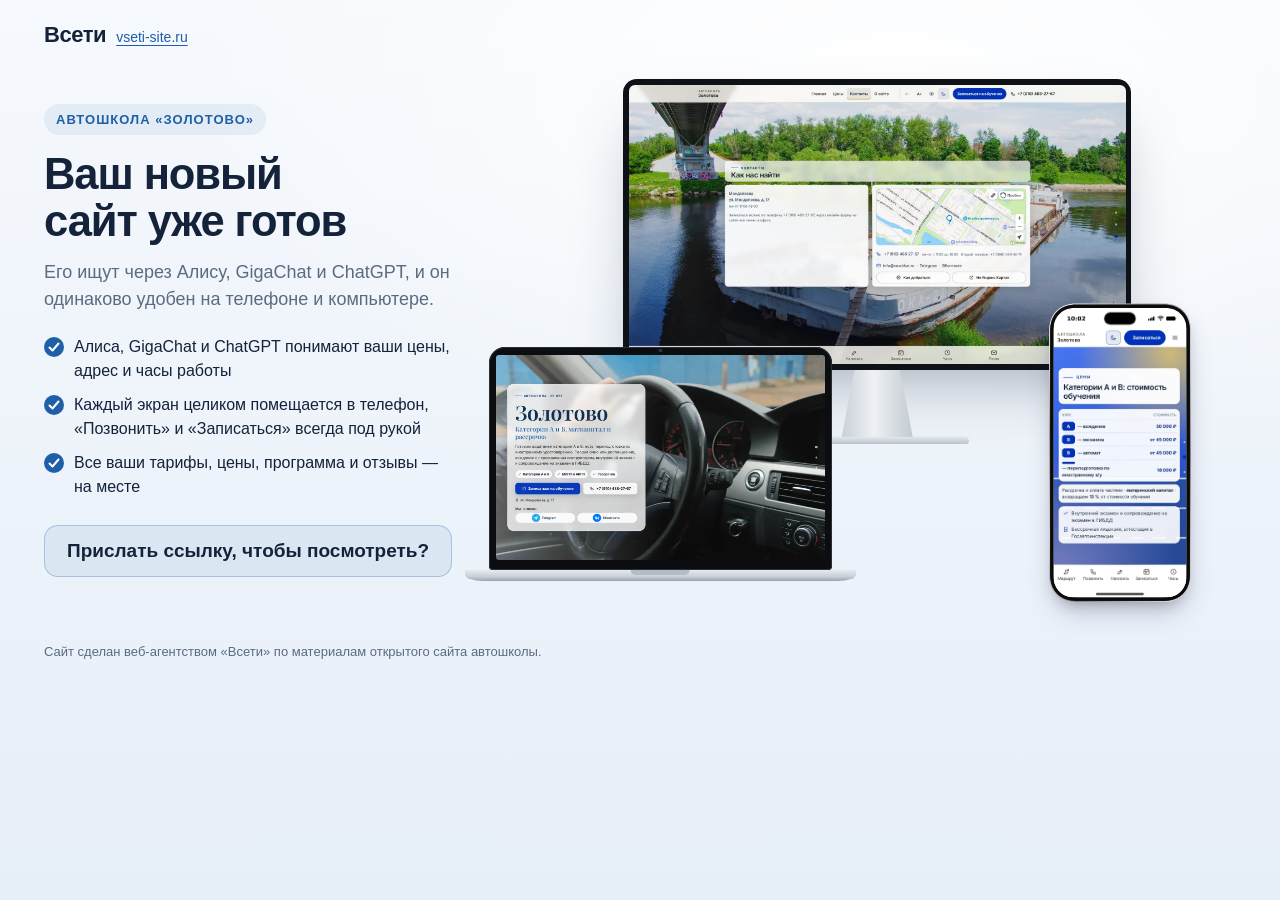
<file: vitrina/index.html>
<!doctype html>
<html lang="ru">
<head>
<meta charset="utf-8">
<meta name="viewport" content="width=device-width, initial-scale=1">
<meta name="robots" content="noindex, nofollow">
<title>Новый сайт автошколы «Золотово» — веб-агентство «Всети»</title>
<style>
@layer stageshow{:where(.ss-phone){position:relative}.ss-phone{flex-shrink:0;box-shadow:0 calc(var(--ps) * 40) calc(var(--ps) * 80) calc(var(--ps) * -16) #32325d40,0 calc(var(--ps) * 24) calc(var(--ps) * 48) calc(var(--ps) * -24) #0000004d}.ss-phone__glass{height:100%}.ss-phone__window{position:relative;overflow:hidden;isolation:isolate}.ss-phone:is([data-frame=pro],[data-frame=silver],[data-frame=bezel],[data-frame=clay],[data-frame=outline],[data-frame=bare]){--ss-phone-glass: #0b0b0c;--ss-phone-rim: #2c2c2d;--ss-phone-seam: #e0dfdc;--ss-phone-line: var(--ss-text-faint, #9a9a9d);background:none}.ss-phone__bands{position:absolute;inset:0;overflow:visible;pointer-events:none}.ss-phone:is([data-frame=pro],[data-frame=silver],[data-frame=bezel],[data-frame=clay],[data-frame=outline]) .ss-phone__glass{position:relative}.ss-phone[data-frame=pro]{--ss-phone-band-1: #e3e3e6;--ss-phone-band-2: #9a9ba0;--ss-phone-band-3: #cfd0d4;--ss-phone-band-4: #85868b;--ss-phone-band-5: #c9cacd}.ss-stage[data-theme=dark] .ss-phone[data-frame=pro],.ss-stage[data-theme=glass] .ss-phone[data-frame=pro][data-dark]{--ss-phone-band-1: #5b5c61;--ss-phone-band-2: #2b2c2f;--ss-phone-band-3: #48494d;--ss-phone-band-4: #232427;--ss-phone-band-5: #404145}.ss-phone[data-frame=silver]{--ss-phone-band-1: #f4f4f6;--ss-phone-band-2: #c9cacf;--ss-phone-band-3: #eeeef1;--ss-phone-band-4: #b9babf;--ss-phone-band-5: #e6e6ea}.ss-phone[data-frame=bezel]{--ss-phone-glass: #111113}.ss-phone[data-frame=clay]{--ss-phone-clay-top: color-mix(in srgb, var(--ss-phone-clay, #ecebe8), #fff 45%);--ss-phone-clay-bottom: color-mix(in srgb, var(--ss-phone-clay, #ecebe8), #000 6%);box-shadow:0 calc(var(--ps) * 30) calc(var(--ps) * 60) calc(var(--ps) * -12) #32325d33,0 calc(var(--ps) * 16) calc(var(--ps) * 32) calc(var(--ps) * -16) #00000029}.ss-stage[data-theme=dark] .ss-phone[data-frame=clay]{--ss-phone-clay-top: color-mix(in srgb, var(--ss-phone-clay, #2a2a2e), #fff 6%);--ss-phone-clay-bottom: var(--ss-phone-clay, #2a2a2e);--ss-phone-seam: #333338}.ss-phone[data-frame=outline]{box-shadow:none}.ss-stage[data-theme=blueprint] .ss-phone[data-frame=outline]{--ss-phone-line: var(--ss-line)}.ss-phone:not([data-frame=android],[data-frame=soft]) .ss-phone__status{height:62px;padding:0}.ss-phone:not([data-frame=android],[data-frame=soft]) .ss-phone__time{position:absolute;top:21.5px;left:0;width:138.5px;line-height:22px;text-align:center}.ss-phone:not([data-frame=android],[data-frame=soft]) .ss-phone__glyphs{position:absolute;top:25.33px;left:285.25px;align-items:flex-start;gap:8px}.ss-phone:not([data-frame=android],[data-frame=soft]) .ss-phone__signal{margin-top:1px}.ss-phone:not([data-frame=android],[data-frame=soft]) .ss-phone__battery{margin-top:.33px}.ss-phone[data-frame=photo]{position:relative;background:none}.ss-phone__photo{position:absolute;z-index:4;background:var(--ss-phone-photo-light, none) center / 100% 100% no-repeat;pointer-events:none}.ss-stage[data-theme=dark] .ss-phone__photo,.ss-phone[data-dark] .ss-phone__photo{background-image:var(--ss-phone-photo-dark, var(--ss-phone-photo-light, none))}.ss-phone[data-frame=android]{background:linear-gradient(150deg,#3a3b3f,#1d1e21 40%,#2f3034 70%,#1a1b1e)}.ss-phone[data-frame=android] .ss-phone__glass{background:#050505}.ss-phone[data-frame=android] .ss-phone__island{top:14px;width:24px;height:24px;border-radius:50%}.ss-phone[data-frame=android] .ss-phone__status{height:48px;padding:0 26px}.ss-phone[data-frame=android] .ss-phone__time{font-family:system-ui,sans-serif;font-size:15px;font-weight:500}.ss-phone[data-frame=android] .ss-phone__content[data-status]{padding-top:48px}.ss-phone[data-frame=android] .ss-phone__home{width:108px;height:4px}.ss-phone[data-frame=soft]{box-shadow:0 0 0 calc(var(--ps) * 1.5) #0a25400d,0 calc(var(--ps) * 30) calc(var(--ps) * 60) calc(var(--ps) * -12) #32325d2e,0 calc(var(--ps) * 18) calc(var(--ps) * 36) calc(var(--ps) * -18) #0000001f}.ss-phone[data-frame=soft] .ss-phone__glass{background:#f6f9fc;box-shadow:inset 0 calc(var(--ps) * -2.9) calc(var(--ps) * 7.2) #0a254038}.ss-stage[data-theme=dark] .ss-phone[data-frame=soft] .ss-phone__glass{background:#1c2433;box-shadow:inset 0 calc(var(--ps) * -2.9) calc(var(--ps) * 7.2) #00000073}.ss-phone__screen{--pt: 1px;position:absolute;top:0;left:0;display:flex;flex-direction:column;overflow:hidden;background:#fff;color:#000;font-family:-apple-system,system-ui,sans-serif;font-size:15px;letter-spacing:-.015em;transform-origin:0 0;-webkit-font-smoothing:antialiased}.ss-phone[data-dark] .ss-phone__screen{background:#000;color:#fff}.ss-phone__status{position:absolute;top:0;right:0;left:0;z-index:2;display:flex;align-items:center;justify-content:space-between;height:54px;padding:0 34px 0 52px;transition:color .3s ease;will-change:transform}.ss-phone__time{font-family:SF Pro Text,-apple-system,system-ui,sans-serif;font-variation-settings:"opsz" 17;font-size:17.67px;font-weight:590;letter-spacing:0}.ss-phone__island{position:absolute;top:var(--ss-island-top, 14px);left:50%;z-index:3;width:var(--ss-island-w, 95px);height:37px;border-radius:18.5px;background:#000;transform:translate(-50%)}.ss-phone__glyphs{display:flex;align-items:center;gap:8px}.ss-phone__glyph{display:block}.ss-phone__content{position:relative;flex:1;min-height:0}.ss-phone__content[data-status]{padding-top:62px}.ss-phone__content:not([data-status]){padding-top:44px}.ss-phone[data-frame=bare] .ss-phone__content{padding-right:8px;padding-left:8px}.ss-phone__home{position:absolute;bottom:8px;left:50%;z-index:2;width:144px;height:5px;border-radius:2.5px;background:currentColor;transform:translate(-50%);transition:color .3s ease;will-change:transform}.ss-lock{position:absolute;inset:0;color:#fff;text-align:center}.ss-lock__date{margin-top:66px;font-size:22px;font-weight:600;letter-spacing:-.01em;opacity:.85}.ss-lock__clock{margin-top:-4px;font-size:112px;font-weight:700;line-height:1;letter-spacing:-.035em;font-variant-numeric:tabular-nums;opacity:.92}.ss-lock__stack{position:absolute;right:0;bottom:118px;left:0;display:flex;flex-direction:column;gap:8px;text-align:left}.ss-lock__stack[data-at=top]{top:290px;bottom:auto}.ss-lock__controls{position:absolute;right:46px;bottom:48px;left:46px;display:flex;justify-content:space-between}.ss-lock__control{display:grid;place-items:center;width:50px;height:50px;border-radius:50%;background:#0a0c1842;backdrop-filter:blur(24px) saturate(1.3);color:#fff}.ss-notification{display:flex;align-items:center;gap:13px;margin:0 18px;padding:14px 17px 14px 14px;border-radius:23px;background:#fcfcfdc2;backdrop-filter:blur(30px) saturate(1.25);box-shadow:0 4px 24px #0000000f;color:#000;text-align:left}.ss-notification[data-banner]{position:absolute;top:56px;right:0;left:0;z-index:2;animation:ss-banner-in .52s cubic-bezier(.2,.9,.25,1) both}@keyframes ss-banner-in{0%{transform:translateY(-110px)}}.ss-notification__icon{display:grid;flex-shrink:0;place-items:center;width:38px;height:38px;overflow:hidden;border-radius:9px;background:var(--ss-accent);color:#fff}.ss-notification__icon:has(>img){background:none}.ss-notification__icon>img{display:block;width:100%;height:100%}.ss-notification__text{display:flex;flex:1;flex-direction:column;min-width:0;font-size:15px;line-height:18px;letter-spacing:-.016em}.ss-notification__head{display:flex;align-items:baseline;gap:8px}.ss-notification__title{flex:1;min-width:0;overflow:hidden;font-weight:600;white-space:nowrap;text-overflow:ellipsis}.ss-notification__time{flex-shrink:0;font-size:12px;letter-spacing:-.005em;color:#3c3c4399}.ss-notification__body{display:-webkit-box;overflow:hidden;-webkit-line-clamp:3;-webkit-box-orient:vertical}.ss-lock[data-size=satellite] .ss-lock__stack{top:232px;bottom:auto}.ss-lock[data-size=satellite][data-clock=off] .ss-lock__stack{top:74px}.ss-notification{will-change:transform}.ss-phone:not([data-dark]) .ss-notification{background:#ffffffeb;box-shadow:0 0 0 .5px #00000014,0 8px 24px #0000001f}.ss-phone__time-bar{display:inline-block;width:30px;height:7px;border-radius:4px;background:currentColor;opacity:.5}}
:root{--ink:#14233a;--muted:#5b6b80;--accent:#1f5fa8;--sand:#ffc94d;--bg1:#f6f9fd;--bg2:#e6eef8}
*{box-sizing:border-box}
html,body{margin:0}
body{font:16px/1.5 -apple-system,"Segoe UI",Roboto,Arial,sans-serif;color:var(--ink);background:radial-gradient(1200px 600px at 70% 10%,#ffffff 0,rgba(255,255,255,0) 60%),linear-gradient(180deg,var(--bg1),var(--bg2));min-height:100vh}
a{color:inherit}
.top{display:flex;align-items:center;justify-content:space-between;max-width:1240px;margin:0 auto;padding:18px 24px}
.brand{display:flex;align-items:baseline;gap:10px;text-decoration:none}
.brand b{font-size:22px;letter-spacing:-.02em}
.brand span{font-size:14px;color:var(--accent);text-decoration:underline;text-underline-offset:3px}
.hero{max-width:1240px;margin:0 auto;padding:10px 24px 40px;display:grid;grid-template-columns:minmax(0,.82fr) minmax(0,1.5fr);gap:36px;align-items:center}
.eyebrow{display:inline-block;font-size:13px;font-weight:600;letter-spacing:.08em;text-transform:uppercase;color:var(--accent);background:rgba(31,95,168,.08);padding:6px 12px;border-radius:999px}
h1{text-wrap:balance;font-size:clamp(30px,3.4vw,48px);line-height:1.08;letter-spacing:-.025em;margin:16px 0 14px}
.lead{font-size:18px;color:var(--muted);margin:0 0 22px;max-width:30em}
.pts{list-style:none;padding:0;margin:0 0 26px;display:grid;gap:10px}
.pts li{display:flex;gap:10px;align-items:flex-start}
.pts li::before{content:"";flex:none;width:20px;height:20px;margin-top:2px;border-radius:50%;background:var(--accent) url("data:image/svg+xml,%3Csvg xmlns='http://www.w3.org/2000/svg' viewBox='0 0 20 20'%3E%3Cpath d='M5.5 10.5l3 3 6-7' fill='none' stroke='%23fff' stroke-width='2' stroke-linecap='round' stroke-linejoin='round'/%3E%3C/svg%3E") center/100% no-repeat}
.cta{display:flex;flex-wrap:wrap;gap:14px;align-items:center}
.btn{display:inline-flex;align-items:center;gap:8px;min-height:52px;padding:0 26px;border-radius:14px;background:var(--accent);color:#fff;font-weight:600;text-decoration:none;box-shadow:0 10px 24px rgba(31,95,168,.28)}
.btn:hover{background:#174a86}
.ask{margin:0;display:inline-flex;align-items:center;min-height:52px;padding:12px 22px;line-height:1.3;border-radius:14px;background:rgba(31,95,168,.08);border:1.5px solid rgba(31,95,168,.28);color:var(--ink);font-size:19px;font-weight:600}
/* сцена с устройствами */
.stage{position:relative;width:100%;aspect-ratio:16/11.2}
.dv{position:absolute}
.dv img{display:block;width:100%;height:100%;object-fit:cover;object-position:center top}
.mon .scr img,.lap .scr img{height:auto}
.mon{left:18%;top:0;width:68%}
.mon .scr{padding:1.1%;background:#0e1116;border-radius:14px;box-shadow:0 30px 60px -20px rgba(20,35,58,.35)}
.mon .scr img{border-radius:6px}
.mon .neck{width:14%;aspect-ratio:1/.95;margin:0 auto;background:linear-gradient(90deg,#c9d0d8,#eef1f4 45%,#c3cad2);clip-path:polygon(18% 0,82% 0,100% 100%,0 100%)}
.mon .foot{width:36%;aspect-ratio:36/1.5;margin:-1px auto 0;border-radius:6px 6px 3px 3px;background:linear-gradient(180deg,#e9edf1,#b9c1ca);box-shadow:0 12px 20px -8px rgba(20,35,58,.4)}
.lap{left:0;bottom:4%;width:46%}
.lap .scr{padding:2.2% 2.2% 3%;background:#0b0d11;border-radius:16px 16px 4px 4px;position:relative;box-shadow:0 0 0 1px #2a2f37 inset}
.lap .scr::before{content:"";position:absolute;top:1%;left:50%;width:.9%;aspect-ratio:1;border-radius:50%;background:#2b3442;transform:translateX(-50%)}
.lap .scr img{border-radius:3px}
.lap .base{position:relative;height:0;padding-bottom:3.2%;margin:0 -7%;background:linear-gradient(180deg,#e7ebef 0,#c8cfd7 60%,#9aa3ad 100%);border-radius:0 0 18px 18px/0 0 60% 60%;box-shadow:0 22px 30px -14px rgba(20,35,58,.45)}
.lap .base::after{content:"";position:absolute;top:0;left:50%;width:15%;height:40%;transform:translateX(-50%);background:#b3bbc4;border-radius:0 0 8px 8px}
.tab{right:1.5%;bottom:3%;width:23%}
.tab .scr{aspect-ratio:820/1180;padding:4.5%;background:#121419;border-radius:22px;box-shadow:0 0 0 2px #c7ced6,0 28px 50px -18px rgba(20,35,58,.45)}
.tab .scr img{border-radius:10px}
.ph{right:6%;bottom:0;width:340px;transform-origin:100% 100%}
.ph-shot{display:block;width:100%;height:auto}
.note{max-width:1240px;margin:0 auto;padding:0 24px 34px;color:var(--muted);font-size:13px}
@media (max-width:600px){
  .stage{aspect-ratio:16/9.8}
  .mon{display:none}
  .lap{left:6%;width:64%;bottom:6%}
  .ph{right:5%}
}
@media (max-width:900px){
  .hero{grid-template-columns:1fr;gap:26px;padding-top:0}
  .stage{order:-1}
  .lead{font-size:16.5px}
}
</style>
</head>
<body>
<header class="top"><a class="brand" href="https://vseti-site.ru/" target="_blank" rel="noopener"><b>Всети</b><span>vseti-site.ru</span></a></header>
<main class="hero">
  <div class="txt">
    <span class="eyebrow">Автошкола «Золотово»</span>
    <h1>Ваш новый сайт уже готов</h1>
    <p class="lead">Его ищут через Алису, GigaChat и ChatGPT, и он одинаково удобен на телефоне и компьютере.</p>
    <ul class="pts">
      <li>Алиса, GigaChat и ChatGPT понимают ваши цены, адрес и часы работы</li>
      <li>Каждый экран целиком помещается в телефон, «Позвонить» и «Записаться» всегда под рукой</li>
      <li>Все ваши тарифы, цены, программа и отзывы — на месте</li>
    </ul>
    <div class="cta">
      <p class="ask">Прислать ссылку, чтобы посмотреть?</p>
    </div>
  </div>
  <div class="stage" id="stage" aria-label="Новый сайт на компьютере, ноутбуке и телефоне">
    <div class="dv mon"><div class="scr"><img src="img/monitor.webp?v=2" alt="" width="1600" height="900"></div><div class="neck"></div><div class="foot"></div></div>
    <div class="dv lap"><div class="scr"><img src="img/laptop.webp?v=2" alt="" width="1280" height="800"></div><div class="base"></div></div>
    <div class="dv ph" id="ph"><div class="ss-phone z-phone" data-frame="pro" style="width: 340px; height: 714.953px; padding: 2.38318px; border-radius: 61.1682px; --ps: 0.794392523364486px;"><svg class="ss-phone__bands" width="100%" height="100%" aria-hidden="true"><defs><linearGradient id="ph-band" x1="0.2" y1="0" x2="0.8" y2="1"><stop offset="0" style="stop-color: var(--ss-phone-band-1);"></stop><stop offset="0.22" style="stop-color: var(--ss-phone-band-2);"></stop><stop offset="0.48" style="stop-color: var(--ss-phone-band-3);"></stop><stop offset="0.74" style="stop-color: var(--ss-phone-band-4);"></stop><stop offset="1" style="stop-color: var(--ss-phone-band-5);"></stop></linearGradient><linearGradient id="ph-clay" x1="0" y1="0" x2="0" y2="1"><stop offset="0" style="stop-color: var(--ss-phone-clay-top);"></stop><stop offset="1" style="stop-color: var(--ss-phone-clay-bottom);"></stop></linearGradient></defs><g transform="translate(10.327102803738317 10.327102803738317)" stroke-linejoin="round"><path d="M262.94 0.00L267.09 0.06L270.49 0.24L273.65 0.53L276.65 0.94L279.51 1.47L282.27 2.11L284.93 2.87L287.50 3.74L289.97 4.72L292.36 5.81L294.65 7.02L296.85 8.33L298.96 9.75L300.98 11.27L302.90 12.90L304.72 14.62L306.45 16.45L308.08 18.37L309.60 20.38L311.02 22.49L312.33 24.70L313.53 26.99L314.63 29.37L315.61 31.85L316.48 34.41L317.24 37.07L317.88 39.83L318.41 42.70L318.82 45.69L319.11 48.85L319.29 52.25L319.35 56.40L319.35 637.90L319.29 642.04L319.11 645.45L318.82 648.60L318.41 651.60L317.88 654.47L317.24 657.23L316.48 659.89L315.61 662.45L314.63 664.92L313.53 667.31L312.33 669.60L311.02 671.80L309.60 673.91L308.08 675.93L306.45 677.85L304.72 679.68L302.90 681.40L300.98 683.03L298.96 684.55L296.85 685.97L294.65 687.28L292.36 688.49L289.97 689.58L287.50 690.56L284.93 691.43L282.27 692.19L279.51 692.83L276.65 693.36L273.65 693.77L270.49 694.06L267.09 694.24L262.94 694.30L56.40 694.30L52.25 694.24L48.85 694.06L45.69 693.77L42.70 693.36L39.83 692.83L37.07 692.19L34.41 691.43L31.85 690.56L29.37 689.58L26.99 688.49L24.70 687.28L22.49 685.97L20.38 684.55L18.37 683.03L16.45 681.40L14.62 679.68L12.90 677.85L11.27 675.93L9.75 673.91L8.33 671.80L7.02 669.60L5.81 667.31L4.72 664.92L3.74 662.45L2.87 659.89L2.11 657.23L1.47 654.47L0.94 651.60L0.53 648.60L0.24 645.45L0.06 642.04L0.00 637.90L0.00 56.40L0.06 52.25L0.24 48.85L0.53 45.69L0.94 42.70L1.47 39.83L2.11 37.07L2.87 34.41L3.74 31.85L4.72 29.37L5.81 26.99L7.02 24.70L8.33 22.49L9.75 20.38L11.27 18.37L12.90 16.45L14.62 14.62L16.45 12.90L18.37 11.27L20.38 9.75L22.49 8.33L24.70 7.02L26.99 5.81L29.37 4.72L31.85 3.74L34.41 2.87L37.07 2.11L39.83 1.47L42.70 0.94L45.69 0.53L48.85 0.24L52.25 0.06L56.40 0.00Z" fill="none" stroke-width="20.654205607476634" stroke="url(#ph-band)"></path><path d="M262.94 0.00L267.09 0.06L270.49 0.24L273.65 0.53L276.65 0.94L279.51 1.47L282.27 2.11L284.93 2.87L287.50 3.74L289.97 4.72L292.36 5.81L294.65 7.02L296.85 8.33L298.96 9.75L300.98 11.27L302.90 12.90L304.72 14.62L306.45 16.45L308.08 18.37L309.60 20.38L311.02 22.49L312.33 24.70L313.53 26.99L314.63 29.37L315.61 31.85L316.48 34.41L317.24 37.07L317.88 39.83L318.41 42.70L318.82 45.69L319.11 48.85L319.29 52.25L319.35 56.40L319.35 637.90L319.29 642.04L319.11 645.45L318.82 648.60L318.41 651.60L317.88 654.47L317.24 657.23L316.48 659.89L315.61 662.45L314.63 664.92L313.53 667.31L312.33 669.60L311.02 671.80L309.60 673.91L308.08 675.93L306.45 677.85L304.72 679.68L302.90 681.40L300.98 683.03L298.96 684.55L296.85 685.97L294.65 687.28L292.36 688.49L289.97 689.58L287.50 690.56L284.93 691.43L282.27 692.19L279.51 692.83L276.65 693.36L273.65 693.77L270.49 694.06L267.09 694.24L262.94 694.30L56.40 694.30L52.25 694.24L48.85 694.06L45.69 693.77L42.70 693.36L39.83 692.83L37.07 692.19L34.41 691.43L31.85 690.56L29.37 689.58L26.99 688.49L24.70 687.28L22.49 685.97L20.38 684.55L18.37 683.03L16.45 681.40L14.62 679.68L12.90 677.85L11.27 675.93L9.75 673.91L8.33 671.80L7.02 669.60L5.81 667.31L4.72 664.92L3.74 662.45L2.87 659.89L2.11 657.23L1.47 654.47L0.94 651.60L0.53 648.60L0.24 645.45L0.06 642.04L0.00 637.90L0.00 56.40L0.06 52.25L0.24 48.85L0.53 45.69L0.94 42.70L1.47 39.83L2.11 37.07L2.87 34.41L3.74 31.85L4.72 29.37L5.81 26.99L7.02 24.70L8.33 22.49L9.75 20.38L11.27 18.37L12.90 16.45L14.62 14.62L16.45 12.90L18.37 11.27L20.38 9.75L22.49 8.33L24.70 7.02L26.99 5.81L29.37 4.72L31.85 3.74L34.41 2.87L37.07 2.11L39.83 1.47L42.70 0.94L45.69 0.53L48.85 0.24L52.25 0.06L56.40 0.00Z" fill="none" stroke-width="15.88785046728972" style="stroke: var(--ss-phone-rim);"></path><path d="M262.94 0.00L267.09 0.06L270.49 0.24L273.65 0.53L276.65 0.94L279.51 1.47L282.27 2.11L284.93 2.87L287.50 3.74L289.97 4.72L292.36 5.81L294.65 7.02L296.85 8.33L298.96 9.75L300.98 11.27L302.90 12.90L304.72 14.62L306.45 16.45L308.08 18.37L309.60 20.38L311.02 22.49L312.33 24.70L313.53 26.99L314.63 29.37L315.61 31.85L316.48 34.41L317.24 37.07L317.88 39.83L318.41 42.70L318.82 45.69L319.11 48.85L319.29 52.25L319.35 56.40L319.35 637.90L319.29 642.04L319.11 645.45L318.82 648.60L318.41 651.60L317.88 654.47L317.24 657.23L316.48 659.89L315.61 662.45L314.63 664.92L313.53 667.31L312.33 669.60L311.02 671.80L309.60 673.91L308.08 675.93L306.45 677.85L304.72 679.68L302.90 681.40L300.98 683.03L298.96 684.55L296.85 685.97L294.65 687.28L292.36 688.49L289.97 689.58L287.50 690.56L284.93 691.43L282.27 692.19L279.51 692.83L276.65 693.36L273.65 693.77L270.49 694.06L267.09 694.24L262.94 694.30L56.40 694.30L52.25 694.24L48.85 694.06L45.69 693.77L42.70 693.36L39.83 692.83L37.07 692.19L34.41 691.43L31.85 690.56L29.37 689.58L26.99 688.49L24.70 687.28L22.49 685.97L20.38 684.55L18.37 683.03L16.45 681.40L14.62 679.68L12.90 677.85L11.27 675.93L9.75 673.91L8.33 671.80L7.02 669.60L5.81 667.31L4.72 664.92L3.74 662.45L2.87 659.89L2.11 657.23L1.47 654.47L0.94 651.60L0.53 648.60L0.24 645.45L0.06 642.04L0.00 637.90L0.00 56.40L0.06 52.25L0.24 48.85L0.53 45.69L0.94 42.70L1.47 39.83L2.11 37.07L2.87 34.41L3.74 31.85L4.72 29.37L5.81 26.99L7.02 24.70L8.33 22.49L9.75 20.38L11.27 18.37L12.90 16.45L14.62 14.62L16.45 12.90L18.37 11.27L20.38 9.75L22.49 8.33L24.70 7.02L26.99 5.81L29.37 4.72L31.85 3.74L34.41 2.87L37.07 2.11L39.83 1.47L42.70 0.94L45.69 0.53L48.85 0.24L52.25 0.06L56.40 0.00Z" fill="none" stroke-width="14.69626168224299" style="stroke: var(--ss-phone-glass);"></path></g></svg><div class="ss-phone__glass" style="padding: 7.94393px; border-radius: 58.785px;"><div class="ss-phone__window" style="width: 319.346px; height: 694.299px; clip-path: path(&quot;M 262.94 0 L 267.09 0.06 L 270.49 0.24 L 273.65 0.53 L 276.65 0.94 L 279.51 1.47 L 282.27 2.11 L 284.93 2.87 L 287.5 3.74 L 289.97 4.72 L 292.36 5.81 L 294.65 7.02 L 296.85 8.33 L 298.96 9.75 L 300.98 11.27 L 302.9 12.9 L 304.72 14.62 L 306.45 16.45 L 308.08 18.37 L 309.6 20.38 L 311.02 22.49 L 312.33 24.7 L 313.53 26.99 L 314.63 29.37 L 315.61 31.85 L 316.48 34.41 L 317.24 37.07 L 317.88 39.83 L 318.41 42.7 L 318.82 45.69 L 319.11 48.85 L 319.29 52.25 L 319.35 56.4 L 319.35 637.9 L 319.29 642.04 L 319.11 645.45 L 318.82 648.6 L 318.41 651.6 L 317.88 654.47 L 317.24 657.23 L 316.48 659.89 L 315.61 662.45 L 314.63 664.92 L 313.53 667.31 L 312.33 669.6 L 311.02 671.8 L 309.6 673.91 L 308.08 675.93 L 306.45 677.85 L 304.72 679.68 L 302.9 681.4 L 300.98 683.03 L 298.96 684.55 L 296.85 685.97 L 294.65 687.28 L 292.36 688.49 L 289.97 689.58 L 287.5 690.56 L 284.93 691.43 L 282.27 692.19 L 279.51 692.83 L 276.65 693.36 L 273.65 693.77 L 270.49 694.06 L 267.09 694.24 L 262.94 694.3 L 56.4 694.3 L 52.25 694.24 L 48.85 694.06 L 45.69 693.77 L 42.7 693.36 L 39.83 692.83 L 37.07 692.19 L 34.41 691.43 L 31.85 690.56 L 29.37 689.58 L 26.99 688.49 L 24.7 687.28 L 22.49 685.97 L 20.38 684.55 L 18.37 683.03 L 16.45 681.4 L 14.62 679.68 L 12.9 677.85 L 11.27 675.93 L 9.75 673.91 L 8.33 671.8 L 7.02 669.6 L 5.81 667.31 L 4.72 664.92 L 3.74 662.45 L 2.87 659.89 L 2.11 657.23 L 1.47 654.47 L 0.94 651.6 L 0.53 648.6 L 0.24 645.45 L 0.06 642.04 L 0 637.9 L 0 56.4 L 0.06 52.25 L 0.24 48.85 L 0.53 45.69 L 0.94 42.7 L 1.47 39.83 L 2.11 37.07 L 2.87 34.41 L 3.74 31.85 L 4.72 29.37 L 5.81 26.99 L 7.02 24.7 L 8.33 22.49 L 9.75 20.38 L 11.27 18.37 L 12.9 16.45 L 14.62 14.62 L 16.45 12.9 L 18.37 11.27 L 20.38 9.75 L 22.49 8.33 L 24.7 7.02 L 26.99 5.81 L 29.37 4.72 L 31.85 3.74 L 34.41 2.87 L 37.07 2.11 L 39.83 1.47 L 42.7 0.94 L 45.69 0.53 L 48.85 0.24 L 52.25 0.06 L 56.4 0 Z&quot;);"><div class="ss-phone__screen" style="width: 402px; height: 874px; transform: scale(0.794393); --ss-screen-r: 64px;"><div class="ss-phone__status"><span class="ss-phone__time">10:02</span><span class="ss-phone__glyphs"><svg viewBox="0 0 20.33 13.67" width="20.33" height="13.67" class="ss-phone__glyph ss-phone__signal"><rect x="0" y="7.34" width="3.333" height="6.33" rx="1.667" fill="currentColor"></rect><rect x="5.667" y="5" width="3.333" height="8.67" rx="1.667" fill="currentColor"></rect><rect x="11.334" y="2.67" width="3.333" height="11" rx="1.667" fill="currentColor"></rect><rect x="17.000999999999998" y="0" width="3.333" height="13.67" rx="1.667" fill="currentColor"></rect></svg><svg viewBox="0 0 19.33 14.33" width="19.33" height="14.33" class="ss-phone__glyph ss-phone__wifi"><path fill-rule="evenodd" fill="currentColor" d="M0.415933 5.54283C0.902185 6.04412 1.66017 5.95818 2.27513 5.41393C4.30595 3.58064 6.83731 2.63535 9.66901 2.63535C12.5007 2.63535 15.0464 3.60928 17.0629 5.41393C17.6636 5.97251 18.4215 6.0298 18.9221 5.54283C19.4226 5.02722 19.4942 4.2538 18.9793 3.70954C16.8341 1.51819 13.3302 0 9.66901 0C6.00783 0 2.48965 1.53251 0.358727 3.72387C-0.156127 4.2538 -0.0989213 5.02722 0.415933 5.55715L0.415933 5.54283ZM3.94841 9.13779C4.50617 9.68205 5.22124 9.62476 5.85051 9.10915C6.88022 8.29276 8.25316 7.73418 9.66901 7.7485C11.0706 7.7485 12.4435 8.29276 13.4875 9.12347C14.1168 9.63908 14.8605 9.66773 15.4039 9.12347C15.9331 8.57921 16.0189 7.7485 15.4611 7.23289C14.0739 5.98683 11.9859 5.11315 9.68332 5.11315C7.38077 5.11315 5.27845 5.98683 3.9055 7.23289C3.41925 7.69121 3.31914 8.47896 3.96271 9.13779L3.94841 9.13779ZM8.72511 13.8929C9.34008 14.4801 9.98365 14.4801 10.5986 13.8929L11.757 12.7757C12.372 12.1742 12.5007 11.4151 11.7999 10.8995C11.2136 10.4841 10.4699 10.212 9.66901 10.212C8.86813 10.212 8.11015 10.4841 7.53809 10.9138C6.83731 11.4151 6.98033 12.1885 7.59529 12.7757L8.73942 13.8929L8.72511 13.8929Z"></path></svg><svg viewBox="0 0 29.33 13.67" width="29.33" height="13.67" class="ss-phone__glyph ss-phone__battery"><path fill="currentColor" d="M0 6.4C0 4.15979 0 3.03969 0.435974 2.18404C0.819467 1.43139 1.43139 0.819467 2.18404 0.435974C3.03969 0 4.15979 0 6.4 0L19.933 0C22.1732 0 23.2933 0 24.149 0.435974C24.9016 0.819467 25.5135 1.43139 25.897 2.18404C26.333 3.03969 26.333 4.15979 26.333 6.4L26.333 7.26666C26.333 9.50687 26.333 10.627 25.897 11.4826C25.5135 12.2353 24.9016 12.8472 24.149 13.2307C23.2933 13.6667 22.1732 13.6667 19.933 13.6667L6.4 13.6667C4.15979 13.6667 3.03969 13.6667 2.18404 13.2307C1.43139 12.8472 0.819467 12.2353 0.435974 11.4826C0 10.627 0 9.50687 0 7.26666L0 6.4Z"></path><path fill-rule="evenodd" fill="currentColor" transform="translate(27.33 4.33)" d="M0 0L0 5C0.601505 4.8625 2 3.75 2 2.5C2 1.25 0.601505 0.1375 0 0Z"></path></svg></span></div><span class="ss-phone__island"></span><div class="ss-phone__content" data-status="true"><img class="ph-shot" src="img/phone.webp?v=2" alt="Новый сайт автошколы «Золотово» на телефоне" width="393" height="794"></div><span class="ss-phone__home"></span></div></div></div></div></div>
  </div>
</main>
<p class="note">Сайт сделан веб-агентством «Всети» по материалам открытого сайта автошколы.</p>
<script>
(function(){var st=document.getElementById('stage'),ph=document.getElementById('ph');
function fit(){var k=st.clientWidth*(innerWidth<=600?0.27:0.19)/340;ph.style.transform='scale('+k+')';}
fit();addEventListener('resize',fit);})();
</script>
</body>
</html>
</file>
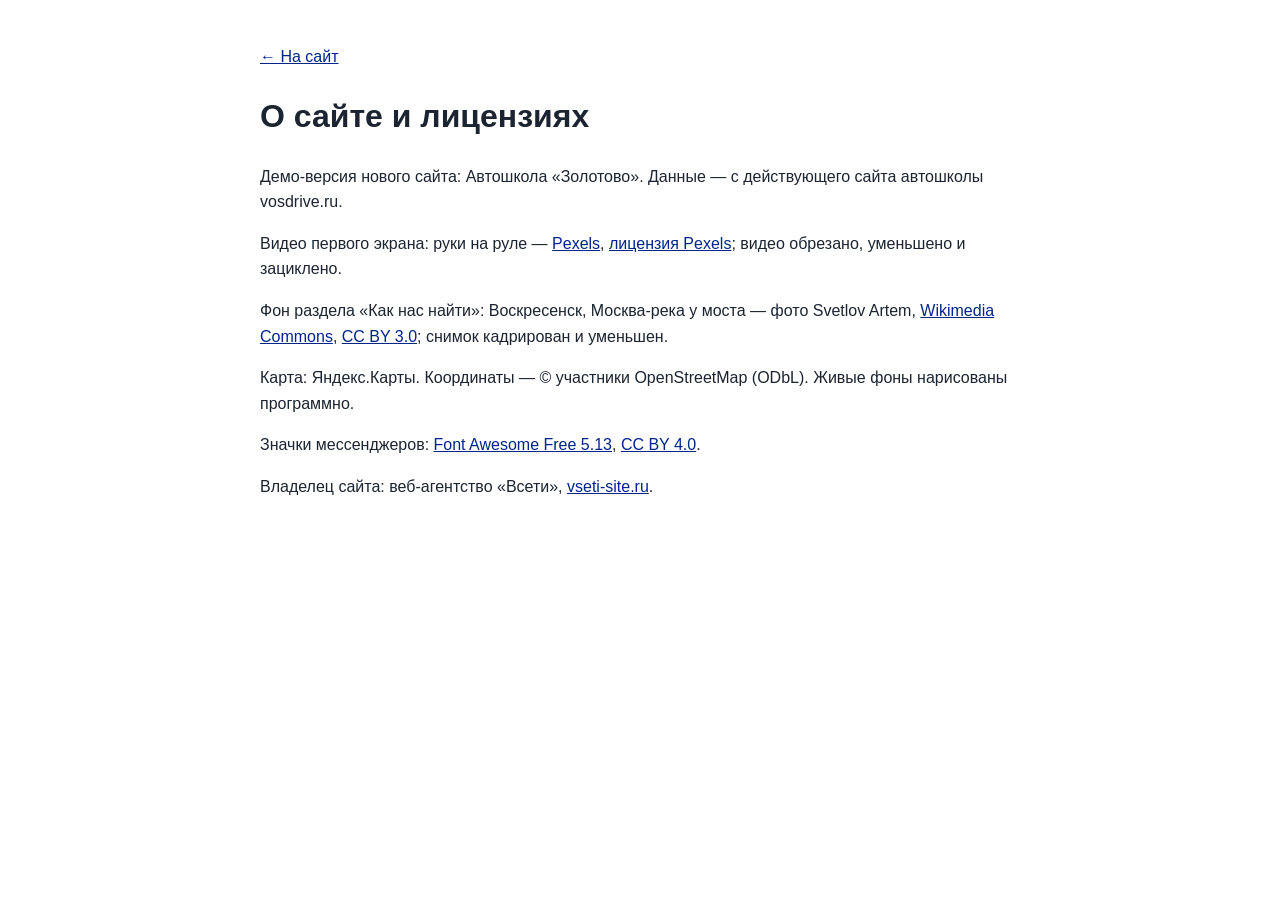
<file: credits.html>
<!doctype html><html lang="ru"><head><meta charset="utf-8"><meta name="viewport" content="width=device-width,initial-scale=1"><meta name="robots" content="noindex"><title>О сайте — Автошкола «Золотово»</title>
<style>body{font:16px/1.6 Inter,Arial,sans-serif;max-width:760px;margin:0 auto;padding:28px 18px;color:#1b2430}a{color:#00258a}</style></head><body>
<p><a href="./">← На сайт</a></p><h1>О сайте и лицензиях</h1>
<p>Демо-версия нового сайта: Автошкола «Золотово». Данные — с действующего сайта автошколы vosdrive.ru.</p>
<p>Видео первого экрана: руки на руле — <a href="https://www.pexels.com/video/5951267/" target="_blank" rel="noopener">Pexels</a>, <a href="https://www.pexels.com/license/" target="_blank" rel="noopener">лицензия Pexels</a>; видео обрезано, уменьшено и зациклено.</p>
<p>Фон раздела «Как нас найти»: Воскресенск, Москва-река у моста — фото Svetlov Artem, <a href="https://commons.wikimedia.org/wiki/File:Voskresensk,_Moscow_Oblast,_Russia_-_panoramio_(51).jpg" target="_blank" rel="noopener">Wikimedia Commons</a>, <a href="https://creativecommons.org/licenses/by/3.0/deed.ru" target="_blank" rel="noopener">CC BY 3.0</a>; снимок кадрирован и уменьшен.</p>
<p>Карта: Яндекс.Карты. Координаты — © участники OpenStreetMap (ODbL). Живые фоны нарисованы программно.</p>
<p>Значки мессенджеров: <a href="https://fontawesome.com" target="_blank" rel="noopener">Font Awesome Free 5.13</a>, <a href="https://creativecommons.org/licenses/by/4.0/" target="_blank" rel="noopener">CC BY 4.0</a>.</p>
<p>Владелец сайта: веб-агентство «Всети», <a href="https://vseti-site.ru" target="_blank" rel="noopener">vseti-site.ru</a>.</p>
</body></html>
</file>
<file: css/etalon.css>
/* ==========================================================================
   Эталон нотариуса. Общий слой поверх встроенных стилей index.html:
   видео-первый экран, «жидкое стекло», интерьеры на фоне экранов,
   шапка и нижняя панель со второго экрана, карточки Spotlight Card.
   ========================================================================== */

/* плавное проявление подсветки рамки (Chrome/Safari/Firefox новых версий) */
@property --hl{syntax:'<number>';inherits:true;initial-value:0}

:root{
  --glass:rgba(0,0,0,.4);
  --glass-blur:4px;
  --spot:255,196,108;          /* тёплый янтарь под интерьеры */
  --spring:cubic-bezier(.2,.9,.3,1.35);
}

/* ---------- светлый текст на тёмном стекле для всего, что лежит на фото ---------- */
.sec:not(.sec-hero),.hdr,.bar,.mmenu{
  --card:rgba(0,0,0,.4); --card-rgb:0,0,0;
  --text:#fff; --muted:rgba(255,255,255,.84);
  --line:rgba(255,255,255,.3); --line2:rgba(255,255,255,.2);
  --accent:#ecd9ac; --accent-d:#f6e9c8; --accent-l:#d3bc8a; --accent-soft:rgba(255,255,255,.13);
  --bg:rgba(0,0,0,.3); --bg2:transparent; --bg3:rgba(255,255,255,.13);
  --on-accent:#1d170b;
  --shadow:0 1px 12px rgba(0,0,0,.35); --shadow-lg:0 18px 50px rgba(0,0,0,.5);
  --ok:#8fe3a8; --bad:#ff9f96;
  color:#fff;
}
.sec:not(.sec-hero){background:#2b2319}
.sec:not(.sec-hero) .sec-scroll{
  position:relative;z-index:1;
  padding-top:calc(var(--hdr-h) / var(--zc,1) + 12px);padding-bottom:calc(var(--bar-h) + 12px);
  text-shadow:0 1px 2px rgba(0,0,0,.45)
}
.sec:not(.sec-hero) :is(input,select,textarea,button.btn,.btn){text-shadow:none}

/* ---------- фон экранов: интерьеры, затемнение ровно 50% ---------- */
.sec-bg{position:absolute;inset:0;z-index:0;overflow:hidden;pointer-events:none;background:#2b2319}
.sec-bg picture{display:block;width:100%;height:100%}
.sec-bg img{display:block;width:100%;height:100%;object-fit:cover;opacity:0;transition:opacity .9s ease}
.sec-bg img.ld,html:not(.js) .sec-bg img{opacity:1}
.sec-bg::after{content:"";position:absolute;inset:0;background:rgba(0,0,0,.5)}

/* ==========================================================================
   Жидкое стекло
   ========================================================================== */
.glass,
.sec:not(.sec-hero) :is(.sec-head,.svc,.step,.rev,.rsum,.cred,.cbox,.fq,.about-txt,.tf-card,.quote,.ilink,.chips li,.foot,.rate-chip){
  position:relative;isolation:isolate;
  background:var(--glass);
  -webkit-backdrop-filter:blur(var(--glass-blur));backdrop-filter:blur(var(--glass-blur));
  border:0;border-radius:var(--radius);
  box-shadow:0 8px 30px rgba(0,0,0,.14);
}
/* тонкая светлая рамка-градиент; рядом с курсором рамка разгорается (--hl, --x, --y) */
.glass::after,
.sec:not(.sec-hero) :is(.sec-head,.svc,.step,.rev,.rsum,.cred,.cbox,.fq,.about-txt,.tf-card,.quote,.ilink,.chips li,.foot,.rate-chip)::after{
  content:"";position:absolute;inset:0;border-radius:inherit;padding:1.4px;pointer-events:none;z-index:2;
  background:
    radial-gradient(230px circle at var(--x,50%) var(--y,50%),rgba(255,226,160,calc(var(--hl,0)*1)),rgba(var(--spot),calc(var(--hl,0)*.65)) 38%,transparent 72%),
    linear-gradient(160deg,rgba(255,255,255,.58) 0%,rgba(255,255,255,.16) 22%,rgba(255,255,255,0) 44%,rgba(255,255,255,0) 60%,rgba(255,255,255,.16) 82%,rgba(255,255,255,.5) 100%);
  -webkit-mask:linear-gradient(#000 0 0) content-box,linear-gradient(#000 0 0);
  -webkit-mask-composite:xor;mask-composite:exclude;
}
.sec:not(.sec-hero) .sec-head{display:block;width:fit-content;max-width:100%;border-radius:18px;padding:14px 22px 16px;margin-bottom:16px}
.sec:not(.sec-hero) .sec-head .h2{margin-top:8px}
.sec:not(.sec-hero) .sec-head .lead{margin-top:8px}
.sec:not(.sec-hero) .sec-head .demo-note{background:rgba(255,255,255,.1);border-left-color:var(--accent)}

/* ==========================================================================
   Spotlight Card: пятно света под курсором внутри карточки (::before),
   подсветка рамки рядом с курсором (::after выше), «прыжок» scale + тень.
   Позицию --x/--y ставит один общий обработчик pointermove (js/etalon.js).
   ========================================================================== */
.glow{position:relative;isolation:isolate;--hov:1.035}
.glow::before{
  content:"";position:absolute;inset:0;border-radius:inherit;pointer-events:none;z-index:-1;
  background:
    radial-gradient(340px circle at var(--x,50%) var(--y,50%),rgba(var(--spot),.5),rgba(var(--spot),.2) 38%,transparent 72%);
  opacity:0;transition:opacity .35s ease;
}
.glow.lit{--hl:1}
.glow.lit::before{opacity:1}
.glow{transition:scale .38s var(--spring),box-shadow .32s ease,--hl .3s ease}
.glow.rv{transition:opacity .7s ease var(--rvd),translate .7s ease var(--rvd),scale .38s var(--spring),box-shadow .32s ease,--hl .3s ease}
@media (hover:hover) and (pointer:fine){
  .glow:hover{scale:var(--hov);z-index:6;box-shadow:0 24px 54px rgba(0,0,0,.5),0 0 34px rgba(var(--spot),.2)}
}
/* ---------- «Контакты» («Как нас найти»): плашки при наведении и касании загораются жёлтым — яркая рамка и мягкое
   свечение вокруг; размер не меняется (никаких увеличений и сдвигов раскладки), видно в обеих темах ---------- */
:root{--gy-ring:255,208,80;--gy-glow:255,200,64}
html[data-theme="light"]{--gy-ring:232,154,0;--gy-glow:255,186,30}
#contacts .glow{--gy:0 0 0 2.5px rgba(var(--gy-ring),.98),0 0 22px 4px rgba(var(--gy-glow),.66),0 0 58px 14px rgba(var(--gy-glow),.32),0 8px 30px rgba(0,0,0,.14);
  --gy0:0 0 0 0 rgba(var(--gy-ring),0),0 0 0 0 rgba(var(--gy-glow),0),0 0 0 0 rgba(var(--gy-glow),0),0 8px 30px rgba(0,0,0,.14)}
@media (hover:hover) and (pointer:fine){
  #contacts .glow:hover{scale:1;box-shadow:var(--gy)}
  /* заголовок с рейтингом: когда курсор на значке рейтинга, светится только значок */
  #contacts .sec-head:has(.rate-chip:hover):hover{box-shadow:var(--gy0)}
}
#contacts .glow.tap{animation:cGlowTap 1.4s ease-out,glowHl .62s ease-out}
@keyframes cGlowTap{0%{box-shadow:var(--gy0)}14%,62%{box-shadow:var(--gy)}100%{box-shadow:var(--gy0)}}
html[data-hc="1"] #contacts .glow:hover{outline:3px solid #ffd400;outline-offset:2px}
/* крупные плашки берут нижнюю границу 1,03: 3,5 % от 600 px — это уже 20 px */
.hero-plq,.about-txt,.tf-card,.sec-head,.cbox{--hov:1.03}

/* касание на телефоне: вспышка пятна в точке касания и подпрыгивание */
.glow.tap{animation:glowTap .62s var(--spring),glowHl .62s ease-out}
.glow.tap::before{animation:spotFlash .62s ease-out}
@keyframes glowTap{0%{scale:1}38%{scale:var(--tap,1.045)}100%{scale:1}}
@keyframes glowHl{0%{--hl:0}22%{--hl:1}100%{--hl:0}}
@keyframes spotFlash{0%{opacity:0}18%{opacity:1}100%{opacity:0}}

/* ---------- появление блоков при входе на экран ---------- */
.rv{--rvd:calc(var(--i,0) * 90ms);opacity:0;transform:none;translate:0 18px;
  transition:opacity .7s ease var(--rvd),translate .7s ease var(--rvd)}
.sec.active .rv{opacity:1;transform:none;translate:0 0}
/* первый экран: блоки стартуют сами (экран активен с загрузки), по очереди после слова */
.sec-hero .rv{--rvd:calc(var(--hero-d,1.8s) + var(--i,0) * 140ms);opacity:1;translate:0 0}
.sec-hero .kicker.rv{--rvd:.45s}
/* анимация заголовка стартует — скрипт ставит .go, и остальные блоки выходят следом за словом */
.sec-hero.go .rv{animation:heroIn .9s cubic-bezier(.2,.7,.2,1) var(--rvd) both}
html.js .sec-hero:not(.go) .rv{opacity:0;translate:0 18px;animation:heroSafe .01s linear 5s forwards}
@keyframes heroIn{from{opacity:0;translate:0 18px}to{opacity:1;translate:0 0}}
@keyframes heroSafe{to{opacity:1;translate:0 0}}

/* ==========================================================================
   Первый экран
   ========================================================================== */
.sec-hero{background:#8fb1d4;color:#fff;
  /* А−/А+ первый экран не трогают: страница в zoom, экран — встречный zoom (как шапка), поэтому он на любой ступени
     выглядит ровно как при 100 %. Единицы vw/vh и высота экрана считаются от окна без поправки. */
  zoom:calc(1 / var(--zc,1)); --vwu:1vw; --vhu:1vh;
  /* высота — та же видимая, что у остальных экранов (скрипт кладёт её в --vhr); 100vh во встроенном браузере Telegram на Android
     считается при спрятанной верхней панели и выше видимой части — первый экран выходил выше, и все следующие съезжали вниз */
  --vh:var(--vhr, calc(100 * var(--vhu)))}
.hero-bg{position:absolute;inset:0;overflow:hidden;background:#9db9d6 url(../img/hero-poster.jpg) 54% 50%/cover no-repeat}
.hero-video{position:absolute;inset:0;width:100%;height:100%;object-fit:cover;object-position:54% 50%;background:transparent}
.hero-clouds{
  position:absolute;left:0;top:0;width:100%;height:58%;pointer-events:none;opacity:0;transition:opacity 2.4s ease;
  -webkit-mask-image:linear-gradient(180deg,#000 0%,#000 36%,rgba(0,0,0,.55) 66%,transparent 100%);
          mask-image:linear-gradient(180deg,#000 0%,#000 36%,rgba(0,0,0,.55) 66%,transparent 100%)
}
.hero-clouds.on{opacity:1}
/* угасание к низу рисует сам шейдер (js/clouds.js): маска на canvas — лишний проход на каждый кадр */
.hero-clouds.baked{-webkit-mask-image:none;mask-image:none}
/* точки-переходы по краю не растут с А+: иначе на ступенях 130–150 % они наезжают на плашки первого экрана и карточки */
.dots{zoom:calc(1 / var(--zc,1))}

.sec-hero .sec-scroll{position:relative;z-index:1;padding:26px clamp(20px,calc(3.4*var(--vwu,1vw)),64px);display:flex;flex-direction:column}
.sec-hero .wrap{max-width:none;margin:auto 0}
.hero-plq{
  --plq-w:clamp(500px,calc(38*var(--vwu,1vw)),660px);--plq-pad:clamp(24px,calc(2.4*var(--vwu,1vw)),36px);
  width:min(100%,var(--plq-w));padding:var(--plq-pad);border-radius:28px;
  color:#fff;text-shadow:0 1px 3px rgba(0,0,0,.5);
  animation:plqIn .9s ease both
}
@keyframes plqIn{from{opacity:0;translate:0 14px}to{opacity:1;translate:0 0}}
.hero-plq .kicker{color:#f6e6bd;font-size:12.5px;letter-spacing:.15em}
.hero-plq .kicker::before{background:#f6e6bd}
.hero-h1{margin:14px 0 0;font-weight:500}
.hw{
  display:inline-block;font-family:var(--serif);font-weight:500;line-height:1.06;letter-spacing:-.005em;color:#fff;
  font-size:calc((var(--plq-w) - 2 * var(--plq-pad)) / 4.9);
  text-shadow:0 2px 22px rgba(0,0,0,.35),0 1px 2px rgba(0,0,0,.4);white-space:nowrap
}
.hn{display:block;margin-top:6px;font-family:var(--serif);font-weight:500;font-size:clamp(20px,calc(1.9*var(--vwu,1vw)),28px);line-height:1.2;color:#f7ecd2}
.hero-lead{margin-top:16px;max-width:none;font-size:clamp(15px,calc(1.15*var(--vwu,1vw)),17px);line-height:1.5;color:rgba(255,255,255,.94)}
.hero-addr{margin-top:10px;font-size:14px}
.hero-addr .addr-link{color:#fff;border-bottom-color:rgba(255,255,255,.55)}
.hero-addr .addr-link:hover{color:#f6e6bd}
.hero-cta{display:flex;flex-wrap:wrap;gap:12px;margin-top:22px}
.btn-glass{
  min-height:52px;padding:0 26px;font-size:16px;color:#fff;border:0;background:var(--glass);
  -webkit-backdrop-filter:blur(var(--glass-blur));backdrop-filter:blur(var(--glass-blur));text-shadow:none
}
.btn-glass:hover{background:var(--glass);color:#fff}
.btn-glass.btn-book{background:rgba(var(--spot),.9);color:#2a1d07;font-weight:700;box-shadow:0 8px 26px rgba(var(--spot),.3)}
.btn-glass.btn-book:hover{background:rgba(var(--spot),.95);color:#2a1d07}
.btn-glass.btn-book::after{display:none}
.btn-glass.btn-book::before{background:radial-gradient(160px circle at var(--x,50%) var(--y,50%),rgba(255,255,255,.75),rgba(255,255,255,.25) 45%,transparent 75%)}
.btn-glass .ico{width:19px;height:19px}
.hero-plq .status{margin-top:16px;background:rgba(0,0,0,.28);border-color:rgba(255,255,255,.3);text-shadow:none}

/* ==========================================================================
   Шапка и нижняя панель: только со второго экрана
   ========================================================================== */
.hdr{
  background:var(--glass);-webkit-backdrop-filter:blur(8px);backdrop-filter:blur(8px);border-bottom:0;
  transition:transform .5s var(--ease),opacity .35s ease,visibility 0s linear 0s
}
.hdr::after{content:"";position:absolute;left:0;right:0;bottom:0;height:1px;background:linear-gradient(90deg,transparent,rgba(255,255,255,.45),transparent)}
body[data-sec="0"] .hdr{transform:translateY(-105%);opacity:0;visibility:hidden;pointer-events:none;transition:transform .45s var(--ease),opacity .3s ease,visibility 0s linear .45s}
.hdr-in{max-width:1440px;padding:0 28px;gap:18px}
.brand-s{color:rgba(255,255,255,.78)}
.brand-n{font-size:16px;font-weight:600;color:#fff;text-shadow:0 1px 3px rgba(0,0,0,.4)}
.nav{gap:2px}
.nav-a{color:#fff;opacity:.9;font-size:14.5px;padding:10px 12px;white-space:nowrap}
.brand{flex:none}
.nav-a:hover,.nav-a.cur,.nav > li.open > .nav-a{background:rgba(255,255,255,.14);opacity:1}
.nav-a.cur{box-shadow:inset 0 -2px 0 rgba(var(--spot),.95)}
.hdr-tools{margin-left:10px;gap:10px}
.hdr .tool{color:#fff;opacity:.9}
.hdr .tool:hover{background:rgba(255,255,255,.14);opacity:1}
.hdr .btn-primary{background:rgba(var(--spot),.95);border-color:transparent;color:#2a1d07;font-weight:700}
.hdr .btn-primary:hover{background:#ffd998;color:#2a1d07}
.hdr-tel{display:inline-flex;align-items:center;gap:8px;min-height:44px;padding:0 6px;font-weight:600;font-size:15px;white-space:nowrap;color:#fff;border-radius:10px}
.hdr-tel .ico{width:18px;height:18px}
.hdr-tel:hover{color:#ffe2a8}
.mega{background:rgba(24,19,12,.9);-webkit-backdrop-filter:blur(16px);backdrop-filter:blur(16px);border:1px solid rgba(255,255,255,.2)}
.mega-it:hover{background:rgba(255,255,255,.12)}
.lang-dd{background:rgba(24,19,12,.92);-webkit-backdrop-filter:blur(16px);backdrop-filter:blur(16px);border:1px solid rgba(255,255,255,.22);color:#fff}
.lang-dd a:hover,.lang-dd button:hover{background:rgba(255,255,255,.12)}
.lang-dd a.cur{color:#ffe2a8}
/* размер текста, контраст, тема: прямо на плашке, рядом с языком */
.hdr-a11y{display:flex;align-items:center;gap:2px;margin-left:2px;padding-left:8px;border-left:1px solid rgba(255,255,255,.28)}
.hdr-a11y .tool{width:44px;height:44px}
.hdr #hcBtn[aria-pressed="true"]{background:rgba(255,226,168,.2);color:#ffe2a8;opacity:1}
.hdr .tool:disabled{opacity:.35;cursor:default}
.hdr .tool:disabled:hover{background:none}
.mm-tools{display:none}

.bar{
  background:var(--glass);-webkit-backdrop-filter:blur(8px);backdrop-filter:blur(8px);border-top:0;box-shadow:none;
  transition:transform .5s var(--ease),opacity .35s ease,visibility 0s linear 0s
}
.bar::before{content:"";position:absolute;left:0;right:0;top:0;height:1px;background:linear-gradient(90deg,transparent,rgba(255,255,255,.45),transparent)}
body[data-sec="0"] .bar{transform:translateY(105%);opacity:0;visibility:hidden;pointer-events:none;transition:transform .45s var(--ease),opacity .3s ease,visibility 0s linear .45s}
.bi{color:#fff;opacity:.88}
.bi:hover{background:rgba(255,255,255,.14);opacity:1}
.bi.cur{color:#ffe2a8}

.dots button::after{background:#fff;opacity:.6;box-shadow:0 0 0 1px rgba(0,0,0,.35)}
.dots button.cur::after{background:rgb(var(--spot));opacity:1}

.mmenu{background:rgba(22,17,11,.93);-webkit-backdrop-filter:blur(14px);backdrop-filter:blur(14px);color:#fff;bottom:var(--bar-h)}
.mmenu .macc-list button:hover{background:rgba(255,255,255,.12)}
.mmenu .mmenu-foot .btn{justify-content:center;padding:0 22px;font-size:16px}
.mmenu .btn-primary{background:rgba(var(--spot),.95);border-color:transparent;color:#2a1d07;font-weight:700}
.mmenu .btn-ghost{border-color:rgba(255,255,255,.4);color:#fff}
.mm-set{margin-top:16px;display:grid;gap:10px}
.mm-row{display:flex;flex-wrap:wrap;gap:8px;align-items:center}
.mm-lbl{width:56px;font-size:13px;color:var(--muted);text-transform:uppercase;letter-spacing:.08em}
.mmenu .mm-row a,.mmenu .mm-row button{display:inline-flex;width:auto;min-width:44px;min-height:44px;padding:0 12px;justify-content:center;align-items:center;
  border:1px solid rgba(255,255,255,.28);border-radius:10px;font-size:14px;font-weight:600}
.mmenu .mm-row a.cur{color:#ffe2a8;border-color:#ffe2a8}
.mmenu .mm-row .ico{width:20px;height:20px}
/* на телефоне те же четыре кнопки одним заметным рядом в меню */
.mmenu .mm-tools{grid-template-columns:repeat(4,1fr);gap:8px;padding:10px;border:1px solid rgba(255,226,168,.4);border-radius:14px;background:rgba(255,255,255,.07)}
.mmenu .mm-tools button{display:inline-flex;width:100%;min-height:52px;justify-content:center;align-items:center;border:1px solid rgba(255,255,255,.28);border-radius:10px;font-size:16px;font-weight:700;background:rgba(0,0,0,.25);padding:0}
.mmenu .mm-tools button .ico{width:22px;height:22px}
.mmenu .mm-tools button[aria-pressed="true"]{border-color:#ffe2a8;color:#ffe2a8;background:rgba(255,226,168,.14)}
.mmenu .mm-tools button:disabled{opacity:.4}

/* ==========================================================================
   Экраны: карточки на стекле
   ========================================================================== */
.sec:not(.sec-hero) .kicker{color:#f1deb0}
.sec:not(.sec-hero) .kicker::before{background:#f1deb0}
.sec:not(.sec-hero) .h2{font-size:clamp(26px,calc(3*var(--vwu,1vw)),38px)}
.sec:not(.sec-hero) .svc:hover{transform:none;border-color:transparent}
.svc .cic,.cred .cic,.cl .cic,.mega-it .cic{background:rgba(255,255,255,.14);color:#f6e9c8}
.svc small{color:rgba(255,255,255,.8)}
.about-txt{padding:20px 24px}
.sec:not(.sec-hero) .about-txt .quote{background:rgba(255,255,255,.09);border-left:3px solid rgb(var(--spot));border-radius:0 12px 12px 0;-webkit-backdrop-filter:none;backdrop-filter:none;box-shadow:none}
.sec:not(.sec-hero) .about-txt .quote::after{display:none}
.chips li{background:var(--glass);border-radius:999px}
.creds .cred{padding:14px 16px;min-height:68px}
.cred > div{min-width:0;flex:1 1 auto}

/* ---------- «Оплата»: ровные значки ----------
   Карточка занимает ту же ширину и высоту, что соседние. Если четыре значка помещаются в строку —
   идут одним рядом от левого до правого края; иначе сетка 2×2 с одинаковыми колонками, а все карточки
   «Реквизитов» выравниваются по высоте (grid-auto-rows:1fr). Размер решает ширина самой колонки
   (container query), а не окна — поэтому одинаково на 1280, 1366, 1440, 1920, планшете и в режиме «А+». */
.about-side{container:aside / inline-size}
.pay-pills,.cred .pay-pills,.cl .pay-pills{
  display:grid;grid-template-columns:repeat(2,minmax(0,1fr));gap:6px;width:100%;margin-top:3px
}
.pay-pill{
  display:flex;align-items:center;justify-content:center;min-width:0;min-height:26px;padding:2px 8px;
  font-size:12.5px;line-height:1.2;text-align:center;white-space:nowrap;box-sizing:border-box
}
.pay-pill .ico{display:none}
.pay-pill.pay-logo{padding:2px 8px;min-height:26px}
.pay-pill.pay-logo img{height:15px}
.pay-pill.pay-logo img[src$="sbp.svg"]{height:17px}
.creds .cred:has(.pay-pills){padding-top:10px;padding-bottom:10px}
.creds .cred:has(.pay-pills) small{line-height:1.25}
@container aside (min-width:405px){
  .cred .pay-pills{grid-template-columns:repeat(4,auto);justify-content:space-between;max-width:430px}
}
@container aside (max-width:404px){
  .creds{grid-auto-rows:1fr}
}

.steps::before{display:none}
.steps{gap:14px;list-style:none;padding:0}
.step{padding:20px 16px 20px;text-align:left}
.step-n{background:rgba(255,255,255,.14);border-color:rgba(var(--spot),.85);color:#f6e9c8}
.step p{color:rgba(255,255,255,.88)}

.rsum,.rev{padding:20px 22px}
.rsum .big{color:#f6e9c8}
.rev p{color:#fff}

.faq{gap:0 16px}
.faq-col{gap:12px}
.fq{border-bottom:0;padding:2px 18px}
.fq > button{padding:14px 2px}
.fq-a p{padding:0 2px 14px;color:rgba(255,255,255,.88)}
.fq > button .pl{border-color:rgba(255,255,255,.4)}

.cbox{padding:16px 18px}
.cl{gap:9px}
.mapbox{padding:12px}
.fld input,.fld select,.fld textarea{background:rgba(0,0,0,.34);color:#fff;border-color:rgba(255,255,255,.34);text-shadow:none}
.fld input::placeholder,.fld textarea::placeholder{color:rgba(255,255,255,.55)}
.fld select option{color:#111;background:#fff}
.fld input:focus,.fld select:focus,.fld textarea:focus{border-color:rgb(var(--spot));box-shadow:0 0 0 3px rgba(var(--spot),.28)}
.map{background:rgba(0,0,0,.25)}
.sec:not(.sec-hero) .btn-primary{background:rgba(var(--spot),.95);border-color:transparent;color:#2a1d07;font-weight:700}
.sec:not(.sec-hero) .btn-primary:hover{background:#ffd998;color:#2a1d07}
.sec:not(.sec-hero) .btn-ghost{background:rgba(0,0,0,.3);color:#fff;border-color:rgba(255,255,255,.4)}
.sec:not(.sec-hero) .btn-ghost:hover{border-color:rgb(var(--spot));color:#ffe2a8}
.info-links .ilink{color:#fff;padding:9px 18px}
.info-links .ilink:hover{background:var(--glass)}

/* рейтинг Яндекс.Карт в «Контактах» */
.sec-head-rate{display:flex!important;align-items:center;justify-content:space-between;gap:18px;flex-wrap:wrap;width:100%!important;padding:14px 18px 14px 24px!important}
.sec-head-rate .sh-txt .h2{margin-top:6px}
.rate-chip{display:flex;align-items:center;gap:12px;padding:8px 18px 8px 10px;border-radius:14px;color:#fff;text-decoration:none;text-shadow:none}
.rate-chip .ym{width:40px;height:40px;flex:none}
.rate-chip .badge-r{display:flex;align-items:center;gap:8px}
.rate-chip .badge-r b{font-size:26px;line-height:1;font-weight:600}
.rate-chip .stars svg{width:17px;height:17px}
.rate-chip small{display:block;margin-top:3px;font-size:13px;color:var(--muted);white-space:nowrap}

.foot{margin-top:16px;padding:12px 18px;border-top:0;border-radius:14px;align-items:center}
.foot > div:first-child{flex:1 1 0;min-width:0}
.foot a{color:#fff}

/* фокус с клавиатуры виден на любом фоне */
.sec :focus-visible,.hdr :focus-visible,.bar :focus-visible,.mmenu :focus-visible{outline:3px solid #ffe2a8;outline-offset:2px}

/* ==========================================================================
   Адаптив
   ========================================================================== */
@media screen and (max-width:1439px){
  .hdr-tel{width:44px;padding:0;justify-content:center}
  .hdr-tel span{display:none}
  .hdr-tel:hover{background:rgba(255,255,255,.14)}
  .nav-a{padding:10px 9px}
}
/* на ноутбуках поуже телефон на плашке не помещается (он есть в нижней панели и в меню) */
@media screen and (max-width:1366px){.hdr-tel{display:none}}
@media screen and (max-width:860px){
  .hdr-a11y{display:none}
}
@media (max-width:860px){
  .mmenu .mm-tools{display:grid}
}
/* таджикская и киргизская версии: пункты меню длиннее — телефон на плашке только значком до 1680 px, меню-бургер на экранах до 1320 px */
@media screen and (min-width:1440px) and (max-width:1679px){
  html[lang="tg"] .hdr-tel,html[lang="ky"] .hdr-tel{width:44px;padding:0;justify-content:center}
  html[lang="tg"] .hdr-tel span,html[lang="ky"] .hdr-tel span{display:none}
}
@media screen and (min-width:1280px) and (max-width:1319px){
  html[lang="tg"] .nav,html[lang="ky"] .nav,html[lang="tg"] .hdr-tel,html[lang="ky"] .hdr-tel{display:none}
  html[lang="tg"] .burger,html[lang="ky"] .burger{display:grid}
  html[lang="tg"] .hdr-book,html[lang="ky"] .hdr-book{display:inline-flex}
  html[lang="tg"] .hdr-tools,html[lang="ky"] .hdr-tools{margin-left:auto}
  html[lang="tg"] .hdr-in,html[lang="ky"] .hdr-in{padding:0 18px}
}
@media screen and (max-width:1279px){
  .nav,.hdr-tel{display:none}
  .burger{display:grid}
  .hdr-book{display:inline-flex}
  .hdr-tools{margin-left:auto}
  .hdr-in{padding:0 18px}
}
@media (max-width:767px){
  .sec-bg{background:#2b2319}
  .sec:not(.sec-hero) .sec-scroll{padding-bottom:calc(var(--bar-h) + 12px)}
  .sec:not(.sec-hero) .sec-head{padding:12px 16px 14px;margin-bottom:14px;border-radius:14px}
  .step{padding:14px}
  .fq{padding:0 14px}
  .rsum,.rev{padding:16px}
  .sec-head-rate{padding:12px 14px!important}
  .rate-chip{padding:6px 12px 6px 8px}
  .rate-chip .ym{width:34px;height:34px}
  .rate-chip .badge-r b{font-size:22px}
  .rate-chip .stars svg{width:14px;height:14px}
  .foot{padding:10px 14px}
}
/* первый экран: пороги настоящие (@media screen не пересчитывается под А+), он всегда как при 100 % */
@media screen and (max-width:767px){
  .sec-hero .sec-scroll{padding:16px 14px calc(18px + env(safe-area-inset-bottom,0px))}
  .sec-hero .wrap{margin:auto 0 0}
  .hero-plq{--plq-pad:18px;width:100%;padding:18px 18px 20px;border-radius:22px}
  .hero-plq .kicker{font-size:11.5px;letter-spacing:.1em}
  .hero-h1{margin-top:10px}
  .hw{font-size:clamp(44px,calc(16.2*var(--vwu,1vw)),76px)}
  .hn{font-size:clamp(19px,calc(5.4*var(--vwu,1vw)),26px)}
  .hero-lead{margin-top:12px;font-size:14.5px}
  .hero-addr{display:none}
  .hero-cta{margin-top:16px;gap:10px;flex-wrap:nowrap}
  .btn-glass{min-height:50px;padding:0 14px;font-size:15px;flex:1 1 0;gap:8px}
  .hero-plq .status{margin-top:12px;font-size:12.5px}
  .hero-video,.hero-bg{object-position:55% 50%;background-position:55% 50%}
  .hero-clouds{height:52%}
}
@media (max-width:767px){
  .dots{right:-15px}
}
@media screen and (max-width:600px){
  .hdr-in{padding:0 12px;gap:8px}
  .brand-n{font-size:15px}
  .hdr-book{padding:0 14px;font-size:14px}
}
/* ---------- очень узкая раскладка: телефон при увеличенном тексте (ширина окна ÷ масштаб ≤ 340) ----------
   Пороги @media при «А+» пересчитываются движком под масштаб, поэтому эти правила включаются и на узких
   телефонах без увеличения, и на обычных телефонах при 115–150 %: ничего не вылезает за край, без горизонтальной прокрутки. */
@media screen and (max-width:340px){
  .hdr-in{padding:0 8px;gap:4px}
  .hdr-book{display:none}
  .brand-n{font-size:12px}
  .tool-lang{padding:0 6px}
}
@media (max-width:340px){
  .bi{padding:8px 0}
  .bi span{position:absolute;width:1px;height:1px;overflow:hidden;clip:rect(0 0 0 0);white-space:nowrap}
  .svc-grid{grid-template-columns:1fr}
  .btn:not(.btn-glass),.btn-sm:not(.btn-glass){white-space:normal;line-height:1.2;padding-top:9px;padding-bottom:9px;text-align:center}
  .rate-chip small{white-space:normal}
  .rsum .btn{width:100%}
  .foot .fl{display:flex;flex-wrap:wrap}
  .modal{padding:10px}
  .mbox{padding:18px 14px 14px}
  .mbox h3{font-size:18px;overflow-wrap:anywhere}
  .mhead{gap:10px}
  .mhead .cic{display:none}
  .mbox h3{overflow-wrap:break-word}
  .hours-t{font-size:14px}
  .hours-t td{padding:9px 3px}
  .info-tabs button{padding:7px 10px}
  .bk-inline{grid-template-columns:1fr}
  .bk-inline .bk-opt{flex-direction:row;justify-content:flex-start;gap:12px;min-height:52px;padding:8px 14px;text-align:left}
}
/* первый экран при ширине ≤340 px: настоящие пороги (см. выше), как при 100 % */
@media screen and (max-width:340px){
  .hero-cta{flex-wrap:wrap}
  .btn-glass{flex:1 1 100%;white-space:normal;line-height:1.2;padding-top:9px;padding-bottom:9px;text-align:center}
}
/* колонки сеток не растягиваются под длинное слово или поле ввода: страница никогда не выходит за край */
.svc-grid>*,.steps>*,.reviews>*,.faq>*,.contacts>*,.about>*,.mbox{min-width:0}
@media screen and (max-width:479px){
  :root{--hdr-h:56px}
  .brand-t{display:flex}
  .brand{flex:1 1 0;min-width:0}
  .brand-s{font-size:9px;letter-spacing:.14em}
  .brand-n{font-size:12.5px;white-space:normal;line-height:1.12}
}
@media (max-width:479px){
  .bi{font-size:12px;letter-spacing:-.03em;padding:6px 0}
  .bi span{overflow:visible;text-overflow:clip}
  .mmenu .mmenu-foot .btn{flex:1 1 100%}
}
@media screen and (max-height:700px) and (min-width:768px){
  .hero-lead{display:none}
  .hero-cta{margin-top:16px}
}

/* ---------- без анимаций, если пользователь так просит ---------- */
@media (prefers-reduced-motion:reduce){
  .sec-hero.go .rv,html.js .sec-hero:not(.go) .rv,.hero-plq{animation:none;opacity:1;translate:0 0}
  .glow,.glow.rv{transition:none}
  .rv{transition:none;translate:0 0;opacity:1}
  .hero-clouds{transition:none}
}

/* ==========================================================================
   Две темы (кнопка солнце/луна на плашке). По умолчанию data-theme="light" (как и было).
   Светлая: светлое матовое стекло плашек, окна и формы светлые, текст тёмный; фон экранов — те же фото
   с тем же затемнением 50 %, что и в тёмной базе. Тёмная: глубокий почти чёрный фон, плотное тёмное стекло,
   светлый текст, фото сильно затемнены. Первый экран (видео, облака, чайки, слово) читается в обеих:
   в светлой плашка светлая с тёмным текстом, в тёмной — тёмная со светлым.
   Выше (без data-theme) — базовый вид «тёмное стекло»; светлая тема переопределяет его ниже.
   ========================================================================== */
/* ----- тёмная: глубже ----- */
html[data-theme="dark"]{--glass:rgba(9,9,12,.74);--glass-blur:6px}
html[data-theme="dark"] .sec-hero{--glass:rgba(6,7,10,.52);--glass-blur:6px}
html[data-theme="dark"] .sec:not(.sec-hero),html[data-theme="dark"] .sec-bg{background:#070707}
html[data-theme="dark"] .sec-bg::after{background:rgba(3,4,7,.86)}
html[data-theme="dark"] .hdr,html[data-theme="dark"] .bar{background:rgba(5,5,7,.86)}
html[data-theme="dark"] .mmenu{background:rgba(6,6,8,.98)}
html[data-theme="dark"] .mega,html[data-theme="dark"] .lang-dd{background:rgba(7,7,9,.97)}
html[data-theme="dark"] .fld input,html[data-theme="dark"] .fld select,html[data-theme="dark"] .fld textarea{background:rgba(0,0,0,.55)}

/* ----- светлая ----- */
html[data-theme="light"]:not([data-hc="1"]){--glass:rgba(255,255,255,.7);--glass-blur:8px}
html[data-theme="light"]:not([data-hc="1"]) .sec-hero{--glass:rgba(255,253,248,.66);--glass-blur:12px}
html[data-theme="light"]:not([data-hc="1"]) .sec:not(.sec-hero),html[data-theme="light"]:not([data-hc="1"]) .hdr,html[data-theme="light"]:not([data-hc="1"]) .bar,html[data-theme="light"]:not([data-hc="1"]) .mmenu{
  --card:rgba(255,255,255,.74); --card-rgb:255,255,255;
  --text:#1b160e; --muted:#4d4332;
  --line:rgba(70,50,15,.30); --line2:rgba(70,50,15,.17);
  --accent:#7a5718; --accent-d:#5a3d0b; --accent-l:#a3813f; --accent-soft:rgba(122,87,24,.13);
  --bg:rgba(255,255,255,.5); --bg2:transparent; --bg3:rgba(70,50,15,.08);
  --on-accent:#fff;
  --shadow:0 1px 12px rgba(70,50,15,.14); --shadow-lg:0 18px 50px rgba(70,50,15,.26);
  --ok:#1d7443; --bad:#b0332a;
  color:#1b160e
}
html[data-theme="light"]:not([data-hc="1"]) .sec:not(.sec-hero) .sec-scroll{text-shadow:none}
html[data-theme="light"]:not([data-hc="1"]) .glass,
html[data-theme="light"]:not([data-hc="1"]) .sec:not(.sec-hero) :is(.sec-head,.svc,.step,.rev,.rsum,.cred,.cbox,.fq,.about-txt,.tf-card,.quote,.ilink,.chips li,.foot,.rate-chip){
  box-shadow:0 8px 28px rgba(70,50,15,.16),inset 0 1px 0 rgba(255,255,255,.8)
}
html[data-theme="light"]:not([data-hc="1"]) .glass::after,
html[data-theme="light"]:not([data-hc="1"]) .sec:not(.sec-hero) :is(.sec-head,.svc,.step,.rev,.rsum,.cred,.cbox,.fq,.about-txt,.tf-card,.quote,.ilink,.chips li,.foot,.rate-chip)::after{
  background:
    radial-gradient(230px circle at var(--x,50%) var(--y,50%),rgba(214,150,40,calc(var(--hl,0)*1)),rgba(var(--spot),calc(var(--hl,0)*.7)) 38%,transparent 72%),
    linear-gradient(160deg,rgba(255,255,255,.95) 0%,rgba(120,88,30,.22) 28%,rgba(120,88,30,.12) 62%,rgba(255,255,255,.9) 100%)
}
html[data-theme="light"]:not([data-hc="1"]) .glow:hover{box-shadow:0 24px 54px rgba(70,50,15,.3),0 0 34px rgba(var(--spot),.3)}
html[data-theme="light"]:not([data-hc="1"]) .sec:not(.sec-hero) .sec-head .demo-note{background:rgba(70,50,15,.07)}
/* первый экран */
html[data-theme="light"]:not([data-hc="1"]) .hero-plq{color:#1b160e;text-shadow:none}
html[data-theme="light"]:not([data-hc="1"]) .hero-plq .kicker{color:#7a5718}
html[data-theme="light"]:not([data-hc="1"]) .hero-plq .kicker::before{background:#7a5718}
html[data-theme="light"]:not([data-hc="1"]) .hw{color:#17120a;text-shadow:0 1px 0 rgba(255,255,255,.5)}
html[data-theme="light"]:not([data-hc="1"]) .hn{color:#4b3a18}
html[data-theme="light"]:not([data-hc="1"]) .hero-lead{color:rgba(27,22,14,.92)}
html[data-theme="light"]:not([data-hc="1"]) .hero-addr .addr-link{color:#1b160e;border-bottom-color:rgba(27,22,14,.45)}
html[data-theme="light"]:not([data-hc="1"]) .hero-addr .addr-link:hover{color:#7a5718}
html[data-theme="light"]:not([data-hc="1"]) .btn-glass{color:#1b160e}
html[data-theme="light"]:not([data-hc="1"]) .btn-glass:hover{color:#1b160e}
html[data-theme="light"]:not([data-hc="1"]) .btn-glass.btn-book,html[data-theme="light"]:not([data-hc="1"]) .btn-glass.btn-book:hover{color:#2a1d07}
html[data-theme="light"]:not([data-hc="1"]) .hero-plq .status{background:rgba(255,255,255,.6);border-color:rgba(70,50,15,.25);color:#1b160e}
/* шапка, нижняя полоса, меню */
html[data-theme="light"]:not([data-hc="1"]) .hdr,html[data-theme="light"]:not([data-hc="1"]) .bar{background:rgba(255,253,248,.82)}
html[data-theme="light"]:not([data-hc="1"]) .hdr::after,html[data-theme="light"]:not([data-hc="1"]) .bar::before{background:linear-gradient(90deg,transparent,rgba(90,65,25,.35),transparent)}
html[data-theme="light"]:not([data-hc="1"]) .brand-s{color:rgba(60,45,20,.72)}
html[data-theme="light"]:not([data-hc="1"]) .brand-n{color:#1b160e;text-shadow:none}
html[data-theme="light"]:not([data-hc="1"]) .nav-a{color:#1b160e}
html[data-theme="light"]:not([data-hc="1"]) .nav-a:hover,html[data-theme="light"]:not([data-hc="1"]) .nav-a.cur,html[data-theme="light"]:not([data-hc="1"]) .nav > li.open > .nav-a{background:rgba(70,50,15,.09)}
html[data-theme="light"]:not([data-hc="1"]) .nav-a.cur{box-shadow:inset 0 -2px 0 #c08a28}
html[data-theme="light"]:not([data-hc="1"]) .hdr .tool{color:#1b160e}
html[data-theme="light"]:not([data-hc="1"]) .hdr .tool:hover{background:rgba(70,50,15,.09)}
html[data-theme="light"]:not([data-hc="1"]) .hdr-tel{color:#1b160e}
html[data-theme="light"]:not([data-hc="1"]) .hdr-tel:hover{color:#7a5718}
html[data-theme="light"]:not([data-hc="1"]) .hdr-a11y{border-left-color:rgba(70,50,15,.28)}
html[data-theme="light"]:not([data-hc="1"]) .hdr #hcBtn[aria-pressed="true"]{background:rgba(192,138,40,.22);color:#5a3d0b}
html[data-theme="light"]:not([data-hc="1"]) .mega,html[data-theme="light"]:not([data-hc="1"]) .lang-dd{background:rgba(255,252,246,.97);border-color:rgba(70,50,15,.2);color:#1b160e}
html[data-theme="light"]:not([data-hc="1"]) .mega-it:hover,html[data-theme="light"]:not([data-hc="1"]) .lang-dd a:hover,html[data-theme="light"]:not([data-hc="1"]) .lang-dd button:hover{background:rgba(70,50,15,.08)}
html[data-theme="light"]:not([data-hc="1"]) .lang-dd a.cur{color:#7a5718}
html[data-theme="light"]:not([data-hc="1"]) .bi{color:#1b160e}
html[data-theme="light"]:not([data-hc="1"]) .bi:hover{background:rgba(70,50,15,.09)}
html[data-theme="light"]:not([data-hc="1"]) .bi.cur{color:#7a5718}
html[data-theme="light"]:not([data-hc="1"]) .mmenu{background:rgba(255,252,246,.98);color:#1b160e}
html[data-theme="light"]:not([data-hc="1"]) .mmenu .macc-list button:hover{background:rgba(70,50,15,.08)}
html[data-theme="light"]:not([data-hc="1"]) .mmenu .btn-ghost{border-color:rgba(70,50,15,.4);color:#1b160e}
html[data-theme="light"]:not([data-hc="1"]) .mmenu .mm-row a,html[data-theme="light"]:not([data-hc="1"]) .mmenu .mm-row button,html[data-theme="light"]:not([data-hc="1"]) .mmenu .mm-tools button{border-color:rgba(70,50,15,.3)}
html[data-theme="light"]:not([data-hc="1"]) .mmenu .mm-row a.cur{color:#7a5718;border-color:#c08a28}
html[data-theme="light"]:not([data-hc="1"]) .mmenu .mm-tools{border-color:rgba(192,138,40,.5);background:rgba(70,50,15,.06)}
html[data-theme="light"]:not([data-hc="1"]) .mmenu .mm-tools button{background:rgba(255,255,255,.7)}
html[data-theme="light"]:not([data-hc="1"]) .mmenu .mm-tools button[aria-pressed="true"]{border-color:#c08a28;color:#5a3d0b;background:rgba(192,138,40,.2)}
/* содержимое экранов */
html[data-theme="light"]:not([data-hc="1"]) .strong-lbl,html[data-theme="light"]:not([data-hc="1"]) .sec:not(.sec-hero) > .sec-scroll .about > div > .strong-lbl{color:rgba(255,255,255,.9);text-shadow:0 1px 2px rgba(0,0,0,.55)}
html[data-theme="light"]:not([data-hc="1"]) .sec:not(.sec-hero) .kicker{color:#7a5718}
html[data-theme="light"]:not([data-hc="1"]) .sec:not(.sec-hero) .kicker::before{background:#7a5718}
html[data-theme="light"]:not([data-hc="1"]) .svc .cic,html[data-theme="light"]:not([data-hc="1"]) .cred .cic,html[data-theme="light"]:not([data-hc="1"]) .cl .cic,html[data-theme="light"]:not([data-hc="1"]) .mega-it .cic{background:rgba(122,87,24,.12);color:#5a3d0b}
html[data-theme="light"]:not([data-hc="1"]) .svc small{color:rgba(27,22,14,.78)}
html[data-theme="light"]:not([data-hc="1"]) .sec:not(.sec-hero) .about-txt .quote{background:rgba(70,50,15,.07)}
html[data-theme="light"]:not([data-hc="1"]) .step-n{background:rgba(255,255,255,.75);border-color:rgba(192,138,40,.9);color:#5a3d0b}
html[data-theme="light"]:not([data-hc="1"]) .step p{color:rgba(27,22,14,.86)}
html[data-theme="light"]:not([data-hc="1"]) .rsum .big{color:#5a3d0b}
html[data-theme="light"]:not([data-hc="1"]) .rev p{color:#1b160e}
html[data-theme="light"]:not([data-hc="1"]) .fq-a p{color:rgba(27,22,14,.86)}
html[data-theme="light"]:not([data-hc="1"]) .fq > button .pl{border-color:rgba(70,50,15,.4)}
html[data-theme="light"]:not([data-hc="1"]) .fld input,html[data-theme="light"]:not([data-hc="1"]) .fld select,html[data-theme="light"]:not([data-hc="1"]) .fld textarea{background:rgba(255,255,255,.88);color:#1b160e;border-color:rgba(70,50,15,.32)}
html[data-theme="light"]:not([data-hc="1"]) .fld input::placeholder,html[data-theme="light"]:not([data-hc="1"]) .fld textarea::placeholder{color:rgba(27,22,14,.5)}
html[data-theme="light"]:not([data-hc="1"]) .map{background:rgba(255,255,255,.45)}
html[data-theme="light"]:not([data-hc="1"]) .sec:not(.sec-hero) .btn-ghost{background:rgba(255,255,255,.62);color:#1b160e;border-color:rgba(70,50,15,.38)}
html[data-theme="light"]:not([data-hc="1"]) .sec:not(.sec-hero) .btn-ghost:hover{border-color:#c08a28;color:#5a3d0b}
html[data-theme="light"]:not([data-hc="1"]) .info-links .ilink{color:#1b160e}
html[data-theme="light"]:not([data-hc="1"]) .rate-chip{color:#1b160e}
html[data-theme="light"]:not([data-hc="1"]) .foot a{color:#1b160e}
html[data-theme="light"]:not([data-hc="1"]) .sec :focus-visible,html[data-theme="light"]:not([data-hc="1"]) .hdr :focus-visible,html[data-theme="light"]:not([data-hc="1"]) .bar :focus-visible,html[data-theme="light"]:not([data-hc="1"]) .mmenu :focus-visible{outline-color:#a06a10}
html[data-theme="light"]:not([data-hc="1"]) .pay-pill:not(.pay-logo){background:rgba(255,255,255,.7)}

/* ---------- режим для слабовидящих: чистый чёрный экран без стекла ---------- */
html[data-hc="1"] .sec:not(.sec-hero){background:#000}
html[data-hc="1"] .sec-hero{background:#000}
html[data-hc="1"] .glass,html[data-hc="1"] .hdr,html[data-hc="1"] .bar,html[data-hc="1"] .mmenu,html[data-hc="1"] .btn-glass,
html[data-hc="1"] .sec:not(.sec-hero) :is(.sec-head,.svc,.step,.rev,.rsum,.cred,.cbox,.fq,.about-txt,.tf-card,.quote,.ilink,.chips li,.foot,.rate-chip){
  background:#000!important;border:2px solid #fff!important;-webkit-backdrop-filter:none!important;backdrop-filter:none!important;box-shadow:none!important}
html[data-hc="1"] .glass::after,html[data-hc="1"] .glow::before,html[data-hc="1"] .hdr::after,html[data-hc="1"] .bar::before,
html[data-hc="1"] .sec:not(.sec-hero) :is(.sec-head,.svc,.step,.rev,.rsum,.cred,.cbox,.fq,.about-txt,.tf-card,.quote,.ilink,.chips li,.foot,.rate-chip)::after{display:none!important}
html[data-hc="1"] .hero-clouds,html[data-hc="1"] .hero-gulls,html[data-hc="1"] .sd-canvas,html[data-hc="1"] .hero-video{display:none!important}
html[data-hc="1"] .btn-glass.btn-book,html[data-hc="1"] .hdr .btn-primary,html[data-hc="1"] .sec:not(.sec-hero) .btn-primary{background:#ffe14d!important;color:#000!important}
html[data-hc="1"] .hw,html[data-hc="1"] .hn{text-shadow:none}
html[data-hc="1"] .btn-glass.btn-book *,html[data-hc="1"] .sec:not(.sec-hero) .btn-primary *{color:#000!important}

/* язык виден и на телефоне (правка Сергея 17.10) */
@media screen and (max-width:700px){.tool-lang{padding:0 8px;gap:4px}.hdr-tools{gap:6px}}

/* ==========================================================================
   Материалы конторы (модалка): обычные абзацы и списки, ссылки внутри строки;
   текст по ширине с переносами слов (мягкие переносы ставит js, hyphens:auto — запас).
   На телефоне — по левому краю с переносами, чтобы не было «рек» из больших пробелов.
   ========================================================================== */
.info-i > div{display:none}
.info-i.open > div{display:block}
.info-i p,.info-i li{
  display:block;margin:0 0 10px;text-align:justify;text-justify:inter-word;
  -webkit-hyphens:auto;hyphens:auto;hyphenate-limit-chars:7 3 3;overflow-wrap:break-word;word-break:normal
}
.info-i li{display:list-item;margin:0 0 5px}
.info-i a:not(.info-f),.info-i b,.info-i strong,.info-i em,.info-i span{display:inline;margin:0;padding:0}
.info-i a:not(.info-f){color:var(--accent-d);text-decoration:underline;text-underline-offset:3px;overflow-wrap:anywhere;word-break:break-all}
.info-i p:has(> b){text-align:left}
.info-i h4,.info-i > button span:first-child{text-align:left;hyphens:manual}
@media (max-width:480px){
  .info-i p,.info-i li{text-align:left}
}

/* ==========================================================================
   Обратный звонок: плашка переворачивается (3D flip) в форму; лицевая и обратная стороны лежат в одной
   ячейке сетки, поэтому высота плашки не прыгает. Переворот: поворот до ребра, смена стороны, поворот обратно.
   ========================================================================== */
.flipc{display:grid;transform-origin:50% 50%;will-change:auto}
.flipc > .flip-front,.flipc > .flip-back{grid-area:1/1;min-width:0;align-self:center}
/* в окне высота меняется в момент, когда плашка стоит ребром: показываем только одну сторону */
.flipc-swap:not(.show-back) > .flip-back,.flipc-swap.show-back > .flip-front{display:none}
.flipc:not(.show-back) > .flip-back,.flipc.show-back > .flip-front{visibility:hidden;pointer-events:none}
.flipc > .flip-back h3{font-size:19px;font-weight:600}
.flipc > .flip-back .fdesc{color:var(--muted);font-size:13.5px;margin-top:6px}
.bk-opt{font-family:inherit;cursor:pointer;width:100%}
button.bk-opt{appearance:none;-webkit-appearance:none}
.fld label .opt{font-weight:400;opacity:.72}
.cb-actions{display:grid;grid-template-columns:auto 1fr;gap:10px;margin-top:4px}
.cb-actions .btn{min-height:46px;padding:0 14px;font-size:14.5px;gap:8px}
.cb-actions .btn span{white-space:normal;text-align:center;line-height:1.2}
/* письмо на почту: адрес рядом с кнопкой «Скопировать адрес» (в окне и в сообщении после отправки) */
.mail-line{display:flex;align-items:center;gap:6px 14px;flex-wrap:wrap;margin-top:4px;font-size:13.5px;color:var(--muted)}
.mail-addr{display:inline-flex;align-items:center;gap:6px 12px;flex-wrap:wrap}
.mail-addr b{color:var(--text);font-weight:600;font-size:14.5px;word-break:break-all}
.mail-copy{padding:0 12px;font-size:13px;gap:6px}
.mail-copy .ico{width:16px;height:16px}
.mail-copy.done{border-color:var(--ok);color:var(--ok)}
.fok .ok-t{display:block}
.fok .mail-addr.in-ok{margin-top:8px}
.fok .mail-addr b{color:inherit}
.cb-actions.solo{grid-template-columns:1fr}
/* второй телефон в списке контактов: подпись под номером */
/* языковые версии: у адреса в контактах линия-подчёркивание шла на 14 px ниже текста и пересекала строку «для такси» — подчёркиваем сам текст */
html:not([lang="ru"]) .cl a.addr-link{display:inline;border-bottom:0;padding:0;margin:0;text-decoration:underline;text-underline-offset:3px}
.cl .addr-taxi{display:block;font-size:12.5px;font-weight:400;line-height:1.3;color:var(--muted);margin-top:3px}
.cl .tel2{margin-top:6px}
.cl a.tel-b{display:inline-block;padding:7px 0;margin:-7px 0}
.cl a.tel-b:hover{color:var(--accent-d)}
.cl .tel-note{display:block;font-size:12.5px;font-weight:400;color:var(--muted);line-height:1.3;margin-top:1px}
/* обратная сторона «Позвонить»: крупный номер, кнопка, часы приёма */
.fb-view[hidden]{display:none}
/* размер номера считается от ширины самой плашки (container query): не вылезает ни на узком телефоне, ни при «А+» */
.fb-view[data-view="tel"]{container-type:inline-size}
.tel-num{display:block;margin-top:14px;text-align:center;font-family:var(--serif);font-weight:600;font-size:clamp(18px,9cqi,34px);letter-spacing:.01em;line-height:1.15;color:var(--text);white-space:nowrap}
.tel-num:hover{color:var(--accent-d)}
.tel-num2{display:flex;flex-direction:column;align-items:center;gap:1px;margin-top:4px;padding:8px 0;color:var(--text);line-height:1.25;text-align:center}
.tel-num2 b{font-size:17px;font-weight:600;white-space:nowrap}
.tel-num2 span{font-size:12.5px;color:var(--muted)}
.tel-num2:hover b{color:var(--accent-d)}
.tel-call{width:100%;margin-top:8px}
.tel-hours{margin-top:12px}
.tel-hours > b{display:block;font-size:13px;font-weight:500;color:var(--muted)}
.hours-mini{margin-top:2px;font-size:13.5px}
.hours-mini td{padding:5px 4px}
.flipc .cb-actions.solo{margin-top:12px}
.mbox-mail .fg{margin-top:10px}
/* высокое окно (телефон): крестик остаётся на месте, прокручивается только форма */
.mbox-mail{overflow:hidden;display:flex;flex-direction:column;padding:0}
.mbox-mail #mailBox{overflow:auto;min-height:0;padding:26px 26px 22px;-webkit-overflow-scrolling:touch;overscroll-behavior:contain}
@media (max-width:479px){.mbox-mail #mailBox{padding:18px 14px 14px}}
.flipc .fok{display:none}
.flipc .fok.show{display:block}
@media (max-width:360px){.cb-actions{grid-template-columns:1fr}}
@media (prefers-reduced-motion:reduce){.flipc{will-change:auto}}

/* ==========================================================================
   Языковые версии: шрифты для китайского, длинные слова не вылезают из плашек
   ========================================================================== */
html[lang="zh"]{--font:"Inter","PingFang SC","Hiragino Sans GB","Microsoft YaHei","Noto Sans CJK SC","Source Han Sans SC",sans-serif;
  --serif:"Playfair Display","Songti SC","Noto Serif CJK SC","Source Han Serif SC","SimSun",serif}
html:not([lang="ru"]) :is(.svc,.step,.rev,.cred,.fq,.cbox,.sec-head,.chips li,.rsum,.rate-chip,.status,.foot,.hero-plq){overflow-wrap:break-word}
.map-actions .btn{flex:1 1 9.5em}   /* короткие подписи (китайский) не схлопываются до буквы в столбик: на узкой плашке кнопки встают друг под другом */
html:not([lang="ru"]) :is(.rsum,.map-actions) .btn span{overflow-wrap:anywhere}
html:not([lang="ru"]) .rsum .btn{white-space:normal;text-align:center;line-height:1.25;padding-top:9px;padding-bottom:9px}

/* ==========================================================================
   Тарифы и льготы (п. 3.1.5–3.1.8 Стандартов ФНП): таблица, расчёт, льготы, источники.
   Цвета — от родителя (светлая/тёмная тема, режим для слабовидящих); на телефоне строки таблицы встают в столбик.
   ========================================================================== */
.tf{display:grid;grid-template-columns:minmax(0,1.45fr) minmax(0,1fr);gap:20px;align-items:start}
.tf-col{display:grid;grid-template-columns:minmax(0,1fr);gap:16px;min-width:0}
.tf-card{padding:18px 22px;--tf-line:rgba(255,255,255,.26);container:tfc / inline-size}
.tf-card h3{margin:0 0 10px;font-size:17px;line-height:1.3;font-weight:600}
.tf-card p{margin:0 0 10px;font-size:14.5px;line-height:1.5}
.tf-card p:last-child,.tf-card ul:last-child{margin-bottom:0}
.tf-card a{color:#f6e6bd;text-decoration:underline;text-underline-offset:3px;overflow-wrap:anywhere}
.tf-card a:hover{color:#ffe2a8}
.tf-card .tf-note{font-size:13.5px;line-height:1.45;opacity:.92}
.tf-t{width:100%;border-collapse:collapse;font-size:14.5px;line-height:1.42}
.tf-t th,.tf-t td{padding:9px 12px 9px 0;text-align:left;vertical-align:top;border-bottom:1px solid var(--tf-line);overflow-wrap:break-word}
.tf-t th:last-child,.tf-t td:last-child{padding-right:0}
.tf-t thead th{padding-top:2px;font-size:12px;letter-spacing:.06em;text-transform:uppercase;font-weight:600;opacity:.88}
.tf-t tbody th{width:31%;font-weight:600}
.tf-t td{width:34.5%}
.tf-v b{font-weight:600;white-space:nowrap}
.tf-lbl{display:none}
.tf-list{margin:0 0 12px;padding-left:18px;list-style:disc}
.tf-list li{margin:0 0 8px;font-size:14.5px;line-height:1.45;overflow-wrap:break-word}
.tf-more{margin-top:12px;padding-top:4px;border-top:1px solid var(--tf-line)}
.tf-more summary{cursor:pointer;display:flex;align-items:center;min-height:44px;font-weight:600;font-size:14.5px}
.tf-more h4{margin:12px 0 4px;font-size:14px;font-weight:600}
.tf-more p{margin:0 0 6px}
.tf-card :focus-visible{outline:3px solid #ffe2a8;outline-offset:2px;border-radius:4px}
html[data-theme="light"]:not([data-hc="1"]) .tf-card{--tf-line:rgba(70,50,15,.24)}
html[data-theme="light"]:not([data-hc="1"]) .tf-card a{color:#7a5718}
html[data-theme="light"]:not([data-hc="1"]) .tf-card a:hover{color:#5a3d0b}
html[data-theme="light"]:not([data-hc="1"]) .tf-card :focus-visible{outline-color:#a06a10}
html[data-hc="1"] .tf-card{--tf-line:#fff}
html[data-hc="1"] .tf-card a{color:#ffe14d}
@media (max-width:991px){.tf{grid-template-columns:1fr}}
@media (max-width:640px){
  .tf-card{padding:14px 16px}
  .tf-t,.tf-t tbody,.tf-t tr,.tf-t th,.tf-t td{display:block;width:auto}
  .tf-t thead{display:none}
  .tf-t tr{padding-bottom:8px;border-bottom:1px solid var(--tf-line)}
  .tf-t tbody th{width:auto;padding:10px 0 4px;border-bottom:0;font-size:15px}
  .tf-t td{display:flex;gap:10px;align-items:baseline;padding:3px 0;border-bottom:0}
  .tf-lbl{display:block;flex:0 0 9.4em;font-size:11.5px;letter-spacing:.05em;text-transform:uppercase;opacity:.78}
  .tf-t td .tf-v{flex:1 1 auto;min-width:0;overflow-wrap:anywhere}
}
@container tfc (max-width:300px){.tf-t td{display:block}.tf-lbl{margin-bottom:1px}}
html:not([lang="ru"]) .tf-card :is(h3,p,li,th,td,summary){overflow-wrap:break-word}

/* ==========================================================================
   Б-6: ссылки в плашках «О нотариусе» и окно «Официальные сведения и ссылки»
   ========================================================================== */
.cred b a{color:inherit;text-decoration:underline;text-decoration-color:rgba(255,255,255,.5);text-underline-offset:3px}
.cred b a:hover{color:#ffe2a8;text-decoration-color:#ffe2a8}
html[data-theme="light"]:not([data-hc="1"]) .cred b a{text-decoration-color:rgba(70,50,15,.45)}
html[data-theme="light"]:not([data-hc="1"]) .cred b a:hover{color:#7a5718;text-decoration-color:#7a5718}
html[data-hc="1"] .cred b a{color:#ffe14d}
.about-side .about-more{justify-content:flex-start;margin-top:12px}
.off{margin-top:12px;display:grid;gap:14px}
.off h4{margin:0 0 4px;font-size:15px;font-weight:600;line-height:1.35}
.off p{margin:0;font-size:14px;line-height:1.5;color:var(--muted)}
.off-links{margin:6px 0 0;padding-left:18px;list-style:disc}
.off-links li{margin:0 0 5px;font-size:14px;line-height:1.4;overflow-wrap:anywhere}
.off a{color:var(--accent-d);text-decoration:underline;text-underline-offset:3px;overflow-wrap:anywhere}
.off a:hover{color:var(--text)}
html[data-hc="1"] .off a{color:#ffe14d}
.off p,.off h4{overflow-wrap:break-word}

/* ==========================================================================
   Б-4, Б-9: строка о передаче данных у форм со ссылкой на Политику; владелец сайта в подвале
   ========================================================================== */
.pd-note{margin:8px 0 0;font-size:12.5px;line-height:1.45;color:var(--muted)}
.pd-note a{color:inherit;text-decoration:underline;text-underline-offset:3px}
.pd-note a:hover{color:#ffe2a8}
html[data-theme="light"]:not([data-hc="1"]) .pd-note a:hover{color:#7a5718}
.mbox .pd-note a{color:var(--accent-d)}
.mbox .pd-note a:hover{color:var(--text)}
html[data-hc="1"] .pd-note,html[data-hc="1"] .foot-owner{color:#fff;opacity:1}
html[data-hc="1"] .pd-note a{color:#ffe14d}
.foot-owner{margin-top:.5em;font-size:13px;line-height:1.45;opacity:.85}
.pd-note,.foot-owner{overflow-wrap:anywhere}
</file>
<file: css/title-b.css>
/* Вариант B: буквы «Нотариус» влетают по одной (js/title-b.js), как на первом экране сайта агентства.
   Слово лежит в разметке всегда; скрипт лишь оборачивает буквы в span. */
html.js .hw{opacity:0;animation:hwSafe .01s linear 6s forwards}
html.js .hw.in{opacity:1}
@keyframes hwSafe{to{opacity:1}}
.hw .ch{display:inline-block;will-change:transform}
@media (prefers-reduced-motion:reduce){html.js .hw{opacity:1;animation:none}}
html[data-hc="1"] .hw{opacity:1!important}
</file>
<file: css/nevo.css>
/* Нево-Класс: переопределения поверх эталона. Светлая дневная палитра: синий + жёлтый («учебный» знак). */
:root{--spot:255,201,77}

/* ---------- первый экран: светлое дневное фото, без видео ---------- */
.hero-bg{background:#a9cdf0 url(../img/hero-poster.jpg) 58% 55%/cover no-repeat}
.hero-bg::after{content:"";position:absolute;inset:0;background:linear-gradient(90deg,rgba(255,255,255,.34) 0%,rgba(255,255,255,0) 52%)}
@media screen and (min-width:768px){.hero-plq{--plq-w:clamp(520px,calc(42*var(--vwu,1vw)),700px)}}
@media screen and (min-width:768px){.hw{font-size:calc((var(--plq-w) - 2 * var(--plq-pad)) / 5.5);font-weight:600;letter-spacing:-.01em}}
@media screen and (min-width:768px){.hn{font-size:clamp(20px,calc(2*var(--vwu,1vw)),28px);font-weight:500}}
html[data-theme="light"]:not([data-hc="1"]) .sec-hero{--glass:rgba(255,255,255,.78);--glass-blur:10px}
html[data-theme="light"]:not([data-hc="1"]) .hero-plq .kicker{color:#1f5fa8}
html[data-theme="light"]:not([data-hc="1"]) .hero-plq .kicker::before{background:#1f5fa8}
html[data-theme="light"]:not([data-hc="1"]) .hw{color:#102f55}
html[data-theme="light"]:not([data-hc="1"]) .hn{color:#1f5fa8}
html[data-theme="light"]:not([data-hc="1"]) .hero-addr .addr-link:hover{color:#1f5fa8}
.hero-lead{margin-top:14px}
.hero-cats{display:flex;flex-wrap:wrap;gap:8px;margin:16px 0 0;padding:0;list-style:none}
.hero-cats li{display:inline-flex;align-items:center;gap:7px;padding:7px 14px 7px 11px;border-radius:999px;background:rgba(255,255,255,.85);border:1px solid rgba(31,95,168,.28);font-weight:600;font-size:14.5px;color:#12365f;text-shadow:none}
.hero-cats .ico{width:16px;height:16px;color:#1f5fa8}
.hero-cta{margin-top:18px}
@media screen and (min-width:768px){.hero-cta .btn-glass{flex:1 1 auto;white-space:nowrap}}
.hero-cta .btn-glass.btn-book{box-shadow:0 8px 24px rgba(240,170,20,.35)}
.hero-addr{margin-top:14px}

/* ---------- светлая палитра остальных экранов: синий вместо коричневого ---------- */
html[data-theme="light"]:not([data-hc="1"]) .sec:not(.sec-hero),html[data-theme="light"]:not([data-hc="1"]) .hdr,html[data-theme="light"]:not([data-hc="1"]) .bar,html[data-theme="light"]:not([data-hc="1"]) .mmenu{
  --card:rgba(255,255,255,.82);
  --text:#14233a; --muted:#41536b;
  --line:rgba(22,60,110,.30); --line2:rgba(22,60,110,.16);
  --accent:#1f5fa8; --accent-d:#174a86; --accent-l:#5b8fcc; --accent-soft:rgba(31,95,168,.12);
  --bg:rgba(255,255,255,.6); --bg3:rgba(22,60,110,.07);
  --shadow:0 1px 12px rgba(22,60,110,.14); --shadow-lg:0 18px 50px rgba(22,60,110,.26);
  color:#14233a
}
html[data-theme="light"]:not([data-hc="1"]) .glass,
html[data-theme="light"]:not([data-hc="1"]) .sec:not(.sec-hero) :is(.sec-head,.cbox,.foot){box-shadow:0 8px 28px rgba(22,60,110,.18),inset 0 1px 0 rgba(255,255,255,.85)}
html[data-theme="light"]:not([data-hc="1"]) .sec:not(.sec-hero) .sec-bg::after,.sec:not(.sec-hero) .sec-bg::after{background:rgba(255,255,255,.12)}
.sec-bg{background:#cfe0f3}
.btn-primary{background:#ffc94d;border-color:#ffc94d;color:#2a1d07}
.btn-primary:hover{background:#ffd06b;border-color:#ffd06b;color:#2a1d07}
html[data-theme="light"]:not([data-hc="1"]) .hdr .btn-primary,html[data-theme="light"]:not([data-hc="1"]) .sec:not(.sec-hero) .btn-primary{color:#2a1d07}

/* ---------- последний экран: компактная раскладка, чтобы всё помещалось в 800 px ---------- */
#contacts .sec-scroll{padding-top:calc(var(--hdr-h) + 8px)}
#contacts .sec-head{margin-bottom:12px;padding:10px 18px 10px 24px!important}
#contacts .sec-head .h2{margin-top:2px;font-size:28px}
#contacts .sh-cta{min-height:46px}
.addr-note{display:block;margin-top:2px;font-size:13px;color:var(--muted)}
@media (min-width:992px){.contacts{grid-template-columns:1fr 1.15fr 1fr;gap:14px}}
.contacts .cbox{padding:14px 16px}
.cl{gap:12px}
.map{min-height:0;height:250px;flex:none}
.cbox.form .fg{margin-top:8px;gap:7px}
.form h3{font-size:18px}
@media (min-width:768px){.fld input,.fld select,.fld textarea{padding:7px 11px}}
.fld-hid{display:none}
.foot{margin-top:12px;padding:10px 18px}
.foot p{margin:0}
.foot p + p{margin-top:4px}
.foot-owner{font-weight:600}
.foot-owner a{text-decoration:underline;text-underline-offset:3px}
html[data-theme="light"]:not([data-hc="1"]) .foot a{color:#174a86}

/* ---------- добивка: коричневые акценты эталона -> синие ---------- */
html[data-theme="light"]:not([data-hc="1"]) .sec:not(.sec-hero) .kicker{color:#1f5fa8}
html[data-theme="light"]:not([data-hc="1"]) .sec:not(.sec-hero) .kicker::before{background:#1f5fa8}
html[data-theme="light"]:not([data-hc="1"]) .cl .cic{background:rgba(31,95,168,.13);color:#1f5fa8}
html[data-theme="light"]:not([data-hc="1"]) .hdr-tel:hover,html[data-theme="light"]:not([data-hc="1"]) .bi.cur{color:#1f5fa8}
html[data-theme="light"]:not([data-hc="1"]) .sec:not(.sec-hero) .btn-ghost:hover{border-color:#1f5fa8;color:#174a86}
html[data-theme="light"]:not([data-hc="1"]) .nav-a.cur,html[data-theme="light"]:not([data-hc="1"]) .nav-a[aria-current]{color:#14233a}
.hero-addr .addr-link{border-bottom:0;padding:0;margin:0;display:inline-flex}
.hero-addr .addr-link:hover{text-decoration:underline}
.cl .addr-link{display:inline;border-bottom:0;padding:0;margin:0;text-decoration:underline;text-decoration-color:rgba(31,95,168,.45);text-underline-offset:3px}
.cl .addr-link:hover{color:#1f5fa8}
.map{flex:1 1 auto;min-height:250px;height:auto}
@media screen and (min-width:768px){.hw{font-size:calc((var(--plq-w) - 2 * var(--plq-pad)) / 5.9)}}
html[data-theme="light"]:not([data-hc="1"]) .foot{color:#22344d}
.cl .cat-line{font-weight:500}

/* карта Яндекса в узкой колонке рисует снизу «шторку» с карточкой места: обрезаем её, подпись «© Яндекс» остаётся */
.map iframe{height:calc(100% + 78px)}

/* ---------- телефон (до 767 px): правила выше для широкого экрана сюда не доходят ---------- */
@media screen and (max-width:767px){
  .hw{font-weight:600;letter-spacing:-.01em;font-size:clamp(34px,calc(13.4*var(--vwu,1vw)),64px)}
  .hn{font-weight:500}
  .hero-lead{margin-top:10px}
  .hero-cats{margin-top:12px;gap:6px}
  .hero-cats li{font-size:13.5px;padding:6px 12px 6px 9px}
  .hero-cta{flex-wrap:wrap;gap:8px}
  .hero-cta .btn-glass{flex:1 1 100%;white-space:normal;min-height:50px}
  .hero-plq .kicker{font-size:12px}
}
@media (max-width:767px){
  #contacts .sec-head{padding:12px 14px!important;flex-wrap:wrap;gap:10px}
  #contacts .sec-head .h2{font-size:26px}
  #contacts .sh-cta{width:100%;justify-content:center;min-height:48px}
  .contacts .cbox{padding:16px}
  .map{min-height:240px}
  .map-actions{flex-wrap:wrap}
  .map-actions .btn{flex:1 1 100%;min-height:48px;justify-content:center}
  .fld label{font-size:14px;margin-bottom:4px}
  .fld input,.fld select,.fld textarea{min-height:48px;padding:10px 12px;font-size:16px}
  .cbox.form .fg{gap:10px}
  .cbox.form .btn{min-height:50px;width:100%;justify-content:center}
  .fnote,.fdesc{font-size:13.5px}
  .foot{font-size:13.5px;line-height:1.45}
  .foot a{display:inline-block;padding:6px 0}
  .foot .fl{display:flex;flex-wrap:wrap;gap:4px 16px}
  .hours-link{display:inline-block;padding:8px 0}
}
@media screen and (max-width:479px){
  .brand-s{font-size:10.5px}
  .brand-n{font-size:14px}
}
@media screen and (max-width:400px){
  .brand-n{white-space:nowrap}
  .hdr-book{padding:0 12px;font-size:13px;white-space:nowrap}
  .hdr-in{gap:8px}
}
/* узкий телефон: в нижней панели пять пунктов вместо шести — «Почта» дублирует «Написать» */
@media (max-width:400px){
  .bar .bi[href^="mailto:"]{display:none}
}
.nowrap{white-space:nowrap}

/* ================= перенос содержания nevo-class.ru (12.11): новые экраны ================= */
.nk-sec .sec-bg{background:linear-gradient(160deg,#eef5fc 0%,#d6e6f6 100%)}
/* в шапке семь разделов: телефон на плашке прячем раньше (он есть в меню и в нижней панели) */
@media screen and (max-width:1679px){.hdr-tel{display:none}}
@media screen and (min-width:1280px) and (max-width:1439px){.nav-a{padding:10px 7px;font-size:14.5px}}
html[data-theme="dark"] .nk-sec .sec-bg{background:linear-gradient(160deg,#0f1b2b 0%,#16263b 100%)}
.nk-sec .sec-head{padding:16px 22px}
.nk-sec .sec-head{width:auto!important;max-width:none;display:block;align-self:stretch}
ol.nk-list{list-style:decimal}
ul.nk-list{list-style:disc}
.nk-list li::marker{color:var(--accent,#1f5fa8)}
/* контакты на телефоне прокручиваются — возвращаем карточку с адресом и карту, которые шаблон прятал ради «всё в один экран» */
@media (max-width:760px){#contacts .cbox-info{display:block}#contacts .mapbox{padding:14px 16px;background:var(--card,rgba(255,255,255,.86));border:1px solid var(--line2,rgba(22,60,110,.16))}#contacts .mapbox .map{display:block;height:220px;min-height:220px;border-radius:12px;overflow:hidden;margin-bottom:10px}}
.nk-grid{display:grid;grid-template-columns:repeat(3,minmax(0,1fr));gap:14px}
.nk-card,.nk-box,.nk-rev{background:var(--card,rgba(255,255,255,.86));border:1px solid var(--line2,rgba(22,60,110,.16));border-radius:16px;box-shadow:var(--shadow,0 1px 12px rgba(22,60,110,.14))}
.nk-card{padding:16px 18px;display:flex;flex-direction:column;gap:10px;min-width:0}
.nk-card h3,.nk-box h3{font-size:19px;font-weight:600;margin:0}
.nk-lead{margin:0;color:var(--muted);font-size:15px;line-height:1.45}
.nk-list{margin:0;padding-left:18px;font-size:14.5px;line-height:1.45;display:grid;gap:4px}
.nk-price{background:var(--accent-soft,rgba(31,95,168,.1));border-radius:12px;padding:10px 12px}
.nk-price small{display:block;font-size:12px;text-transform:uppercase;letter-spacing:.08em;color:var(--muted)}
.nk-price ul{margin:4px 0 0;padding:0;list-style:none;font-weight:600;font-size:15px;display:grid;gap:2px}
.nk-more summary{cursor:pointer;font-weight:600;font-size:14.5px;min-height:40px;display:flex;align-items:center;color:var(--accent,#1f5fa8)}
.nk-more[open] summary{margin-bottom:6px}
.nk-card .btn{margin-top:auto;justify-content:center}
.nk-why{list-style:none;margin:0 0 14px;padding:0;display:flex;flex-wrap:wrap;gap:8px}
.nk-why li{display:inline-flex;align-items:center;gap:7px;padding:7px 12px;border-radius:999px;background:var(--card,rgba(255,255,255,.86));border:1px solid var(--line2,rgba(22,60,110,.16));font-size:14px;font-weight:500}
.nk-why .ico{width:16px;height:16px;color:var(--accent,#1f5fa8);flex:none}
.nk-two{display:grid;grid-template-columns:minmax(0,1.2fr) minmax(0,1fr);gap:14px;align-items:start}
.nk-box{padding:18px 20px;display:grid;gap:12px;min-width:0}
.nk-box p{margin:0;line-height:1.5}
.nk-lic,.nk-note{font-size:13.5px;color:var(--muted)}
.nk-team{display:grid;gap:10px}
.nk-person{display:flex;gap:12px;align-items:flex-start}
.nk-person .cic{flex:none}
.nk-person b{display:block}
.nk-person small{display:block;color:var(--accent,#1f5fa8);font-weight:600}
.nk-person span:not(.cic){display:block;font-size:13.5px;color:var(--muted)}
.nk-gallery{display:grid;grid-template-columns:repeat(2,minmax(0,1fr));gap:6px}
.nk-gallery img{width:100%;aspect-ratio:3/2;object-fit:cover;border-radius:10px;background:var(--bg3,#e3ecf6)}
.nk-revs{display:grid;grid-template-columns:repeat(3,minmax(0,1fr));gap:14px}
.nk-rev{padding:16px 18px;display:flex;flex-direction:column;gap:10px;min-width:0}
.nk-rev p{margin:0;font-size:14.5px;line-height:1.5}
.nk-rev-t{font-size:15px}
.nk-rev-meta{margin-top:auto;display:flex;justify-content:space-between;gap:8px;align-items:baseline}
.nk-rev-meta small{color:var(--muted)}
.nk-center{display:flex;justify-content:center;margin-top:14px}
.nk-center .btn{min-height:48px}
.nk-docs{list-style:none;margin:0;padding:0;display:grid;grid-template-columns:repeat(2,minmax(0,1fr));gap:10px}
.nk-docs a{display:flex;align-items:center;gap:10px;min-height:52px;padding:10px 14px;border-radius:12px;background:var(--card,rgba(255,255,255,.86));border:1px solid var(--line2,rgba(22,60,110,.16));color:inherit;text-decoration:none}
.nk-docs a:hover{border-color:var(--accent,#1f5fa8)}
.nk-docs .ico{width:20px;height:20px;color:var(--accent,#1f5fa8);flex:none}
.nk-docs span{flex:1;min-width:0}
.nk-docs small{color:var(--muted);white-space:nowrap}
.nk-msg{display:flex;flex-wrap:wrap;gap:6px 14px}
.nk-msg a{text-decoration:underline;text-underline-offset:3px;display:inline-block;padding:9px 0}
.nk-way summary{min-height:32px;font-size:14px}
.mbox-rev{max-width:760px;width:100%;max-height:calc(var(--vh,100vh) - 40px);display:flex;flex-direction:column}
.nk-revall{overflow-y:auto;display:grid;gap:10px;margin-top:12px;padding-right:4px}
@media (max-width:991px){
  .nk-grid,.nk-revs{grid-template-columns:repeat(2,minmax(0,1fr))}
  .nk-two{grid-template-columns:1fr}
}
@media (max-width:767px){
  .nk-grid,.nk-revs,.nk-docs{grid-template-columns:1fr}
  .nk-sec .sec-head{padding:12px 14px}
  .nk-card,.nk-box,.nk-rev{padding:14px 16px}
  .nk-card .btn,.nk-center .btn{min-height:48px;width:100%}
  .nk-why li{font-size:13.5px}
  .nk-docs small{display:none}
  .foot .fl a{padding:12px 0;margin:-6px 16px -6px 0}
}

/* ================= 12.11, вторая волна ================= */
/* отзывы и документы — кнопками в конце «Контактов», открываются окнами */
.nk-extra{display:grid;grid-template-columns:repeat(2,minmax(0,1fr));gap:12px;margin-top:14px}
.nk-xbtn{display:flex;align-items:center;gap:12px;min-height:64px;padding:12px 16px;border-radius:14px;text-align:left;cursor:pointer;
  background:var(--card,rgba(255,255,255,.88));border:1px solid var(--line2,rgba(22,60,110,.16));color:inherit;font:inherit;box-shadow:var(--shadow,0 1px 12px rgba(22,60,110,.14))}
.nk-xbtn:hover{border-color:var(--accent,#1f5fa8)}
.nk-xbtn>.ico{width:24px;height:24px;color:var(--accent,#1f5fa8);flex:none}
.nk-xbtn>.ico:last-child{width:18px;height:18px;margin-left:auto;opacity:.7}
.nk-xbtn span{display:grid;gap:2px;min-width:0}
.nk-xbtn b{font-size:16px}
.nk-xbtn small{font-size:13px;color:var(--muted)}
.nk-docs-m{grid-template-columns:1fr;overflow-y:auto;margin-top:12px}
@media (max-width:767px){.nk-extra{grid-template-columns:1fr}}

/* телефон: плашка первого экрана компактнее — собор виден над ней */
@media screen and (max-width:767px){
  .hero-plq{padding:14px 16px 16px}
  .hw{font-size:clamp(32px,calc(11.5*var(--vwu,1vw)),54px)}
  .hn{font-size:17px}
  .hero-h1{margin-top:6px}
  .hero-lead,.hero-cats{display:none}
  .hero-cta{flex-wrap:nowrap;margin-top:12px;gap:8px}
  .hero-cta .btn-glass.btn-book{flex:1 1 auto}
  .hero-cta .btn-glass.btn-call{flex:0 0 52px;width:52px;padding:0}
  .hero-cta .btn-glass.btn-call span{position:absolute;width:1px;height:1px;overflow:hidden;clip:rect(0 0 0 0);white-space:nowrap}
}

/* телефон: без размытия под плашками — оно и давало рывки при перелистывании экранов; плашки плотнее */
@media (max-width:767px),(pointer:coarse){
  .glass,.hdr,.bar,.mmenu,.modal,.mbox,.sec-head,.cbox,.foot{-webkit-backdrop-filter:none!important;backdrop-filter:none!important}
  html[data-theme="light"]:not([data-hc="1"]) .sec-hero{--glass:rgba(255,255,255,.88)}
  html[data-theme="light"]:not([data-hc="1"]) .glass{background-color:rgba(255,255,255,.9)}
}

/* «Об автошколе»: на фоне дорога с бегущей разметкой и проезжающая машина; играет, только пока экран открыт */
.nk-road{position:absolute;left:0;right:0;bottom:0;height:150px;overflow:hidden;pointer-events:none}
.nk-road::before{content:"";position:absolute;left:0;right:0;bottom:0;height:86px;background:linear-gradient(180deg,rgba(31,95,168,.10),rgba(31,95,168,.22));border-top:2px solid rgba(255,255,255,.7)}
.nk-lane{position:absolute;left:0;bottom:40px;width:calc(100% + 120px);height:5px;opacity:.85;
  background:repeating-linear-gradient(90deg,rgba(255,255,255,.95) 0 60px,transparent 60px 120px);
  animation:nkLane 1.6s linear infinite;animation-play-state:paused;will-change:transform}
.nk-car{position:absolute;left:0;bottom:46px;width:120px;height:44px;opacity:.9;transform:translateX(-140px);
  animation:nkCar 11s linear infinite;animation-play-state:paused;will-change:transform}
#about.active .nk-lane,#about.active .nk-car{animation-play-state:running}
@keyframes nkLane{to{transform:translateX(-120px)}}
@keyframes nkCar{0%{transform:translateX(-140px)}55%,100%{transform:translateX(calc(100vw + 20px))}}
html[data-theme="dark"] .nk-road::before{background:linear-gradient(180deg,rgba(91,143,204,.08),rgba(91,143,204,.18))}
@media (prefers-reduced-motion:reduce){.nk-lane,.nk-car{animation:none}.nk-car{display:none}}
@media (max-width:767px){.nk-road{height:120px}.nk-road::before{height:70px}.nk-lane{bottom:32px}.nk-car{bottom:36px;width:96px;height:35px}}
/* телефон: при смене экрана не проявляем по очереди десятки карточек и не рисуем тяжёлые тени — меньше работы во время перелистывания */
@media (max-width:767px),(pointer:coarse){
  .nk-sec .rv:not(.kicker):not(.h2):not(.lead),#contacts .rv:not(.kicker):not(.h2){opacity:1!important;translate:0 0!important;transition:none!important}
  .nk-card,.nk-box,.nk-rev,.nk-xbtn,.nk-docs a,.nk-why li{box-shadow:none!important}
  html[data-theme="light"]:not([data-hc="1"]) .sec:not(.sec-hero) :is(.sec-head,.cbox,.foot){box-shadow:0 2px 8px rgba(22,60,110,.12)!important}
}
.nk-tickets{font-size:14.5px}
.nk-tickets a{display:inline-block;padding:8px 0;text-decoration:underline;text-underline-offset:3px}
/* без размытия шапка и нижняя панель должны быть плотными — иначе сквозь них просвечивает текст */
@media (max-width:767px),(pointer:coarse){
  html[data-theme="light"]:not([data-hc="1"]) .hdr,html[data-theme="light"]:not([data-hc="1"]) .bar{background:#fff!important}
  html[data-theme="dark"] .hdr,html[data-theme="dark"] .bar{background:#0a0c10!important}
}
@media (max-width:767px){.nk-road{bottom:calc(var(--bar-h,60px) + env(safe-area-inset-bottom,0px))}}

/* ================= 12.11, третья волна: каждый экран — в один экран телефона ================= */
.nk-tiles{display:grid;grid-template-columns:repeat(3,minmax(0,1fr));gap:12px}
.nk-tile{position:relative;display:flex;flex-direction:column;align-items:flex-start;gap:6px;text-align:left;cursor:pointer;font:inherit;color:inherit;
  min-height:96px;padding:14px 34px 14px 16px;border-radius:14px;background:var(--card,rgba(255,255,255,.9));border:1px solid var(--line2,rgba(22,60,110,.16));box-shadow:var(--shadow,0 1px 12px rgba(22,60,110,.14))}
.nk-tile:hover{border-color:var(--accent,#1f5fa8)}
.nk-tile b{font-size:17px;line-height:1.25}
.nk-tile small{font-size:14px;line-height:1.35;color:var(--accent-d,#174a86);font-weight:600}
.nk-tile>.ico{position:absolute;right:12px;top:14px;width:16px;height:16px;color:var(--accent,#1f5fa8);opacity:.7}
.nk-hint{margin:12px 0 0;font-size:14px;color:var(--muted)}
.nk-intro{margin:0 0 12px;font-size:16px;line-height:1.5}
.nk-why2{list-style:none;margin:0;padding:0;display:grid;grid-template-columns:repeat(2,minmax(0,1fr));gap:10px}
.nk-why2 li{display:flex;gap:10px;align-items:flex-start;padding:10px 12px;border-radius:12px;background:var(--card,rgba(255,255,255,.88));border:1px solid var(--line2,rgba(22,60,110,.16));font-size:15px;line-height:1.35}
.nk-why2 .ico{width:20px;height:20px;flex:none;color:var(--accent,#1f5fa8);margin-top:1px}
.nk-btns{display:flex;flex-wrap:wrap;gap:10px;margin-top:14px}
.nk-btns .btn{min-height:48px;justify-content:center}
.nk-list-big{font-size:16px;gap:8px;padding:16px 20px 16px 36px;border-radius:16px;background:var(--card,rgba(255,255,255,.88));border:1px solid var(--line2,rgba(22,60,110,.16))}
.nk-team{display:grid;grid-template-columns:repeat(3,minmax(0,1fr));gap:12px}
.nk-team .nk-person{padding:14px 16px;border-radius:14px;background:var(--card,rgba(255,255,255,.88));border:1px solid var(--line2,rgba(22,60,110,.16))}
.nk-contacts{grid-template-columns:minmax(0,1fr) minmax(0,1.1fr)!important}
.nk-cl{gap:10px}
.nk-bookwrap{max-width:560px;margin:0 auto;width:100%}
.nk-bookwrap .cbox.form{padding:18px 20px}
.nk-mbody{overflow-y:auto;display:grid;gap:12px;margin-top:12px;padding-right:4px}
.nk-mbody .nk-list{font-size:15px}
.nk-h4{margin:4px 0 0;font-size:16px}
.nk-mbtn{justify-content:center;min-height:48px}
#more .nk-extra{margin-top:0}
#more .foot{margin-top:16px}
@media (max-width:991px){.nk-tiles{grid-template-columns:repeat(2,minmax(0,1fr))}.nk-team{grid-template-columns:1fr}.nk-contacts{grid-template-columns:1fr!important}}
@media (max-width:767px){
  .nk-sec .sec-head{margin-bottom:10px;padding:10px 14px!important}
  .nk-sec .sec-head .h2{font-size:23px;margin-top:2px}
  .nk-sec .sec-head .kicker{font-size:11.5px}
  .nk-tiles{gap:8px}
  .nk-tile{min-height:0;padding:11px 26px 11px 12px;gap:4px}
  .nk-tile b{font-size:15px}
  .nk-tile small{font-size:13px}
  .nk-tile>.ico{right:8px;top:12px}
  .nk-hint{margin-top:8px;font-size:13px}
  .nk-intro{font-size:15px;margin-bottom:10px}
  .nk-why2{grid-template-columns:1fr;gap:6px}
  .nk-why2 li{padding:8px 12px;font-size:14.5px}
  .nk-btns{gap:8px;margin-top:10px}
  .nk-btns .btn{flex:1 1 0;padding:0 10px}
  .nk-btns-3 .btn{flex:1 1 calc(50% - 4px)}
  .nk-btns-3 .btn:last-child{flex-basis:100%}
  .nk-list-big{font-size:15px;gap:6px;padding:12px 14px 12px 30px}
  .nk-team{gap:8px}
  .nk-team .nk-person{padding:10px 12px}
  .nk-person span:not(.cic){font-size:13px}
  #contacts .mapbox .map{display:none}
  #contacts .mapbox{padding:0;background:none;border:0}
  #contacts .map-actions{display:grid;grid-template-columns:1fr 1fr;gap:8px}
  #contacts .map-actions .btn{min-height:46px;padding:6px 8px;font-size:14px;min-width:0;white-space:normal;line-height:1.15;text-align:center}
  #contacts .mapbox{box-shadow:none!important;min-width:0}
  #contacts .map-actions{width:100%}
  #contacts .map-actions .btn:first-child{grid-column:1 / -1}
  .nk-contacts{gap:10px}
  #contacts .cbox-info{padding:12px 14px}
  .nk-cl{gap:8px}
  .nk-cl li{gap:10px}
  .nk-cl .cic{width:34px;height:34px}
  .nk-cl b{font-size:14.5px}
  .nk-cl .addr-note{font-size:12.5px}
  #book .sec-scroll{padding-top:calc(var(--hdr-h) + 8px)}
  .nk-bookwrap .cbox.form{padding:14px 16px}
  #book .form h3{font-size:19px;margin:0}
  #book .fdesc{font-size:13.5px;margin:4px 0 0}
  #book .fld label{font-size:13.5px;margin-bottom:3px}
  #book .fld input,#book .fld select{min-height:44px;padding:8px 12px}
  #book .cbox.form .fg{gap:8px;margin-top:8px}
  #book .f2{gap:8px}
  #book .fnote{font-size:12.5px;margin:0}
  #book .cbox.form .btn{min-height:48px}
  #more .nk-extra{gap:8px}
}
/* ================= 12.11, четвёртая волна: низ экрана не уходит под панели браузера и полоску жестов ================= */
@media (pointer:coarse),(max-width:767px){
  .sec-hero .sec-scroll{padding-bottom:max(28px,calc(16px + env(safe-area-inset-bottom,0px)))!important}
}
@media (max-width:767px),(max-height:500px){
  .sec-scroll{padding-left:max(16px,env(safe-area-inset-left,0px))!important;padding-right:max(16px,env(safe-area-inset-right,0px))!important}
  .hdr-in{padding-left:max(12px,env(safe-area-inset-left,0px));padding-right:max(12px,env(safe-area-inset-right,0px))}
}
/* низкие экраны телефонов (видимая высота до ~640 px: телефон 360×640 с панелями браузера, iPhone SE в Safari):
   всё второстепенное — в окнах «Подробнее», экраны плотнее, чтобы не ужимать текст */
@media (max-width:767px) and (max-height:700px){
  :root{--hdr-h:50px;--bar-h:46px}
  .hdr-in{height:50px}
  .bar{padding-top:3px;padding-bottom:calc(3px + env(safe-area-inset-bottom,0px))}
  .bar .bi{padding:4px 0}
  .bar .bi span{position:absolute;width:1px;height:1px;overflow:hidden;clip:rect(0 0 0 0);white-space:nowrap}
  .bar .bi .ico{width:22px;height:22px}
  .sec:not(.sec-hero) .sec-scroll{padding-top:calc(var(--hdr-h) + 6px)!important;padding-bottom:calc(var(--bar-h) + 6px + env(safe-area-inset-bottom,0px))!important}
  .nk-sec .sec-head{margin-bottom:8px;padding:8px 12px!important}
  .nk-sec .sec-head .kicker{display:none}
  .nk-sec .sec-head .h2{font-size:21px;margin-top:0}
  .nk-tile{padding:9px 24px 9px 11px}
  .nk-hint{display:none}
  .nk-intro{display:none}
  .nk-why2 li{padding:7px 10px;font-size:14px}
  .nk-btns{margin-top:8px}
  .nk-btns .btn{min-height:44px}
  .nk-btns-3 .btn,.nk-btns-3 .btn:last-child{flex:1 1 0;font-size:13.5px;padding:0 6px}
  .nk-btns-3 .btn .ico{display:none}
  .nk-list-big{padding:10px 12px 10px 28px;gap:4px}
  .nk-team .nk-person{padding:8px 10px}
  #contacts .cbox-info{padding:10px 12px}
  .nk-cl{gap:6px}
  .nk-cl .cic{width:30px;height:30px}
  .nk-cl .addr-note{display:none}
  #contacts .map-actions{grid-template-columns:1fr 1fr}
  #contacts .map-actions .btn:first-child{grid-column:auto}
  #contacts .map-actions .btn:last-child{display:none}
  #contacts .map-actions .btn{min-height:44px}
  #book .fdesc{display:none}
  #book .fld input,#book .fld select{min-height:42px;padding:7px 12px}
  #book .cbox.form .fg{gap:6px;margin-top:6px}
  #book .fld label{margin-bottom:2px}
  .nk-xbtn{min-height:56px;padding:10px 14px}
  #more .foot{margin-top:10px;font-size:12.5px}
}
/* ================= 12.11, пятая волна: без наездов на телефонах ================= */
@media (max-width:767px){
  /* точки навигации справа не прижимаются к карточкам */
  .sec:not(.sec-hero) .sec-scroll{padding-right:max(20px,env(safe-area-inset-right,0px))!important}
  .dots{right:-16px}
  /* в «Контактах» обе кнопки маршрута — в одну строку */
  #contacts .map-actions .btn .ico{display:none}
  #contacts .map-actions .btn{padding:6px 5px;font-size:13.5px}
  /* «Об автошколе»: дорога с машиной — узкой полосой ниже кнопок */
  .nk-road{height:40px}
  .nk-road::before{height:26px}
  .nk-lane{bottom:11px}
  .nk-car{bottom:6px;width:64px;height:24px}
  #about .sec-scroll{padding-bottom:calc(var(--bar-h,60px) + 48px + env(safe-area-inset-bottom,0px))!important}
}
/* планшеты и небольшие ноутбуки: карточки не заходят под точки навигации */
@media (min-width:768px) and (max-width:1439px){
  .sec:not(.sec-hero) .sec-scroll{padding-right:52px!important}
}
@media (max-width:400px){
  /* длинные слова в плитках услуг («Индивидуальное», «Контраварийная») не заходят под стрелку */
  .nk-tile{padding-right:22px}
  .nk-tile>.ico{right:6px;width:14px;height:14px}
  .nk-tile b{font-size:14px;-webkit-hyphens:auto;hyphens:auto}
}
@media (max-width:767px) and (max-height:700px){
  /* низкие телефоны: места под дорогу нет — убираем её, кнопки не ложатся на машину */
  .nk-road{display:none}
  #about .sec-scroll{padding-bottom:calc(var(--bar-h) + 6px + env(safe-area-inset-bottom,0px))!important}
}
/* часы приёма не рвутся посередине («Сб 10–» / «14») */
.nk-cl .nw{white-space:nowrap}
@media (max-width:767px){
  /* под кнопками маршрута не светится подложка карточки */
  #contacts .mapbox::before,#contacts .mapbox::after{display:none}
}
/* планшеты и ноутбуки: дорога с машиной стоит над нижней панелью, а не под ней */
@media (min-width:768px){
  .nk-road{height:96px;bottom:calc(var(--bar-h,60px) + 2px + env(safe-area-inset-bottom,0px))}
}
@media (min-width:768px) and (max-width:991px){
  .nk-road{bottom:calc(var(--bar-h,60px) + 10px + env(safe-area-inset-bottom,0px))}
}
/* ================= 12.11, шестая волна: «Об автошколе» — живой фон-город (SVG + CSS, без библиотек и видео) =================
   дороги — в свободных полосах над и под текстом (текст стоит по центру экрана), под карточки фон не заходит */
.nk-city{position:absolute;left:0;right:0;top:var(--hdr-h);bottom:calc(var(--bar-h,60px) + env(safe-area-inset-bottom,0px));overflow:hidden;pointer-events:none;
  --road:rgba(31,95,168,.11);--edge:rgba(255,255,255,.8);--dash:rgba(255,255,255,.95);--sky:rgba(31,95,168,.09)}
.nkc-road{position:absolute;left:0;right:0;height:var(--rh);background:var(--road);border-top:2px solid var(--edge);border-bottom:2px solid var(--edge)}
.nkc-r1{top:clamp(64px,12%,120px);--rh:24px}
.nkc-r2{display:none;bottom:118px;--rh:30px}
.nkc-r3{bottom:4px;--rh:40px}
.nkc-sky{position:absolute;left:0;width:100%;height:clamp(40px,7vh,62px);bottom:calc(100% + 2px);background:var(--sky);-webkit-mask:url("data:image/svg+xml,%3Csvg xmlns='http://www.w3.org/2000/svg' viewBox='0 0 1200 140'%3E%3Cpath d='M0 140V96H60V80H110V96H150V70H220V96H250V86H295V140ZM300 140V92H328V74H336V62C336 42 350 28 368 25V16H366V12H374V16H372V25C390 28 404 42 404 62V74H412V92H440V140ZM445 140V84H525V96H565V76H625V96H655V90H715V140ZM720 140V96H764V60L772 56V18L776 0L780 18V56L788 60V96H832V140ZM840 140V78H910V96H960V84H1020V96H1200V140Z'/%3E%3C/svg%3E") left bottom/auto 100% repeat-x;mask:url("data:image/svg+xml,%3Csvg xmlns='http://www.w3.org/2000/svg' viewBox='0 0 1200 140'%3E%3Cpath d='M0 140V96H60V80H110V96H150V70H220V96H250V86H295V140ZM300 140V92H328V74H336V62C336 42 350 28 368 25V16H366V12H374V16H372V25C390 28 404 42 404 62V74H412V92H440V140ZM445 140V84H525V96H565V76H625V96H655V90H715V140ZM720 140V96H764V60L772 56V18L776 0L780 18V56L788 60V96H832V140ZM840 140V78H910V96H960V84H1020V96H1200V140Z'/%3E%3C/svg%3E") left bottom/auto 100% repeat-x}
.nkc-lane{position:absolute;left:0;right:0;top:50%;height:3px;margin-top:-1.5px;background:repeating-linear-gradient(90deg,var(--dash) 0 30px,transparent 30px 64px)}
.nkc-tree,.nkc-tl{position:absolute;bottom:calc(100% + 2px);z-index:0}
.nkc-tree{width:26px;height:42px}
.nkc-r2 .nkc-tree{width:32px;height:51px}
.nkc-r3 .nkc-tree{width:34px;height:54px}
.nkc-tl{width:11px;height:46px}
.nkc-r2 .nkc-tl{width:13px;height:56px}
.nkc-r3 .nkc-tl{width:14px;height:60px}
.nkc-tl circle{opacity:.18;animation:9s linear infinite;animation-play-state:paused}
.nkc-tl .r{animation-name:nkcR}.nkc-tl .y{animation-name:nkcY}.nkc-tl .g{animation-name:nkcG}
/* ближняя полоса — ниже и впереди, встречная — чуть выше, позади и бледнее */
.nkc-v{position:absolute;left:0;z-index:2;bottom:3px;width:var(--w);height:auto;transform:translateX(-220px);
  animation:nkcGo var(--t) linear var(--d) infinite;animation-play-state:paused;will-change:transform}
.nkc-v.nkc-back{z-index:1;width:calc(var(--w) * .8);bottom:calc(var(--rh) * .5 + 1px);opacity:.8;animation-name:nkcBack}
#about.active .nkc-v,#about.active .nkc-tl circle{animation-play-state:running}
@keyframes nkcGo{from{transform:translateX(-220px)}to{transform:translateX(calc(100vw + 40px))}}
@keyframes nkcBack{from{transform:translateX(calc(100vw + 40px)) scaleX(-1)}to{transform:translateX(-220px) scaleX(-1)}}
@keyframes nkcR{0%,44%{opacity:1}45%,100%{opacity:.18}}
@keyframes nkcY{0%,44%{opacity:.18}45%,54%{opacity:1}55%,89%{opacity:.18}90%,100%{opacity:1}}
@keyframes nkcG{0%,54%{opacity:.18}55%,89%{opacity:1}90%,100%{opacity:.18}}
html[data-theme="dark"] .nk-city{--road:rgba(91,143,204,.13);--edge:rgba(255,255,255,.16);--dash:rgba(255,255,255,.32);--sky:rgba(140,175,220,.07);opacity:.85}
/* высокие экраны (iPad, большие мониторы): третья дорога в нижней полосе */
@media (min-width:768px) and (min-height:940px){.nkc-r2{display:block}}
/* телефоны: свободна только полоса под кнопками — там одна дорога, без верхней */
@media (max-width:767px){
  .nkc-r1,.nkc-r2{display:none}
  .nkc-mx,.nkc-r3 .nkc-tl,.nkc-r3 .nkc-tree{display:none}
  .nkc-r3{--rh:30px;bottom:6px}
  .nkc-v{width:calc(var(--w) * .6)}
  .nkc-v.nkc-back{width:calc(var(--w) * .5);bottom:calc(var(--rh) * .5 - 3px)}
}
@media (max-width:767px) and (max-height:700px){
  .nkc-r3{--rh:16px;bottom:2px}
  .nkc-r3 .nkc-tl,.nkc-r3 .nkc-tree{display:none}
  .nkc-v{width:calc(var(--w) * .36)}
  .nkc-v.nkc-back{width:calc(var(--w) * .3);bottom:calc(var(--rh) * .5 - 4px)}
}
@media (prefers-reduced-motion:reduce){.nkc-v,.nkc-tl circle{animation:none}.nkc-v{transform:translateX(30vw)}.nkc-v.nkc-back{transform:translateX(60vw) scaleX(-1)}}
/* зазор снизу: плашка первого экрана выше края на ~3 % видимой высоты, значки нижней панели не у самого края (полоска жестов) */
@media (pointer:coarse),(max-width:767px){
  .sec-hero .sec-scroll{padding-bottom:calc(max(28px,calc(16px + env(safe-area-inset-bottom,0px))) + var(--vh,100vh) * .03)!important}
}
@media (max-width:767px){
  .bar{padding-bottom:max(10px,calc(4px + env(safe-area-inset-bottom,0px)))}
}
@media (max-width:767px) and (min-height:701px){:root{--bar-h:64px}}
@media (min-width:768px) and (max-width:991px){.nk-city{bottom:calc(var(--bar-h,60px) + 10px + env(safe-area-inset-bottom,0px))}}
/* ================= 12.11, седьмая волна: увеличенный шрифт телефона (встроенный браузер Telegram и т. п.) =================
   если раздел не влезает даже ужатым — включается плотная раскладка (та же, что у низких телефонов); класс ставит скрипт */
@media (max-width:767px){
  html.nk-compact{--hdr-h:50px;--bar-h:46px}
  html.nk-compact .hdr-in{height:50px}
  html.nk-compact .bar{padding-top:3px;padding-bottom:calc(3px + env(safe-area-inset-bottom,0px))}
  html.nk-compact .bar .bi{padding:4px 0}
  html.nk-compact .bar .bi span{position:absolute;width:1px;height:1px;overflow:hidden;clip:rect(0 0 0 0);white-space:nowrap}
  html.nk-compact .bar .bi .ico{width:22px;height:22px}
  html.nk-compact .sec:not(.sec-hero) .sec-scroll{padding-top:calc(var(--hdr-h) + 6px)!important;padding-bottom:calc(var(--bar-h) + 6px + env(safe-area-inset-bottom,0px))!important}
  html.nk-compact .nk-sec .sec-head{margin-bottom:8px;padding:8px 12px!important}
  html.nk-compact .nk-sec .sec-head .kicker{display:none}
  html.nk-compact .nk-sec .sec-head .h2{font-size:21px;margin-top:0}
  html.nk-compact .nk-tile{padding:9px 24px 9px 11px}
  html.nk-compact .nk-hint{display:none}
  html.nk-compact .nk-intro{display:none}
  html.nk-compact .nk-why2 li{padding:7px 10px;font-size:14px}
  html.nk-compact .nk-btns{margin-top:8px}
  html.nk-compact .nk-btns .btn{min-height:44px}
  html.nk-compact .nk-btns-3 .btn,html.nk-compact .nk-btns-3 .btn:last-child{flex:1 1 0;font-size:13.5px;padding:0 6px}
  html.nk-compact .nk-btns-3 .btn .ico{display:none}
  html.nk-compact .nk-list-big{padding:10px 12px 10px 28px;gap:4px}
  html.nk-compact .nk-team .nk-person{padding:8px 10px}
  html.nk-compact #contacts .cbox-info{padding:10px 12px}
  html.nk-compact .nk-cl{gap:6px}
  html.nk-compact .nk-cl .cic{width:30px;height:30px}
  html.nk-compact .nk-cl .addr-note{display:none}
  html.nk-compact #contacts .map-actions{grid-template-columns:1fr 1fr}
  html.nk-compact #contacts .map-actions .btn:first-child{grid-column:auto}
  html.nk-compact #contacts .map-actions .btn:last-child{display:none}
  html.nk-compact #contacts .map-actions .btn{min-height:44px}
  html.nk-compact #book .fdesc{display:none}
  html.nk-compact #book .fld input,html.nk-compact #book .fld select{min-height:42px;padding:7px 12px}
  html.nk-compact #book .cbox.form .fg{gap:6px;margin-top:6px}
  html.nk-compact #book .fld label{margin-bottom:2px}
  html.nk-compact .nk-xbtn{min-height:56px;padding:10px 14px}
  html.nk-compact #more .foot{margin-top:10px;font-size:12.5px}
  html.nk-compact .nk-road{display:none}
  html.nk-compact #about .sec-scroll{padding-bottom:calc(var(--bar-h) + 6px + env(safe-area-inset-bottom,0px))!important}
  html.nk-compact .nkc-r3{--rh:16px;bottom:2px}
  html.nk-compact .nkc-r3 .nkc-tl,html.nk-compact .nkc-r3 .nkc-tree{display:none}
  html.nk-compact .nkc-v{width:calc(var(--w) * .36)}
  html.nk-compact .nkc-v.nkc-back{width:calc(var(--w) * .3);bottom:calc(var(--rh) * .5 - 4px)}
}
/* подписи нижней панели не влезают (крупный шрифт) — только значки */
html.nk-bar-icons .bar .bi span{position:absolute;width:1px;height:1px;overflow:hidden;clip:rect(0 0 0 0);white-space:nowrap}
html.nk-bar-icons .bar .bi .ico{width:24px;height:24px}

/* ================= 12.11, восьмая волна: на каждом экране своя живая картинка (SVG + CSS/SMIL, без библиотек) =================
   полоса внизу раздела, высоту и место ей задаёт скрипт: только свободное место над нижней панелью, текст не закрывает */
.nk-anim,.nk-diag{--road:rgba(31,95,168,.11);--edge:rgba(255,255,255,.85);--dash:rgba(255,255,255,.95);--pad:rgba(31,95,168,.07);--street:rgba(255,255,255,.9);--water:rgba(31,95,168,.16);--bank:rgba(31,95,168,.10);--pole:#7d8ea5}
html[data-theme="dark"] .nk-anim,html[data-theme="dark"] .nk-diag{--road:rgba(91,143,204,.14);--edge:rgba(255,255,255,.18);--dash:rgba(255,255,255,.34);--pad:rgba(91,143,204,.08);--street:rgba(255,255,255,.14);--water:rgba(91,143,204,.18);--bank:rgba(91,143,204,.12);opacity:.88}
.nk-anim{position:absolute;left:0;right:0;bottom:calc(var(--bar-h,60px) + env(safe-area-inset-bottom,0px));height:90px;overflow:hidden;pointer-events:none}
.nk-anim svg{display:block;width:100%;height:100%;overflow:visible}
.nk-anim .g-road{fill:var(--road)}
.nk-anim .g-edge{stroke:var(--edge);stroke-width:2;fill:none}
.nk-anim .g-dash{stroke:var(--dash);stroke-width:3;stroke-dasharray:30 34;fill:none}
.nk-anim .g-pad{fill:var(--pad)}
.nk-anim .g-pole{stroke:var(--pole);stroke-width:3;fill:none}
.nk-anim .g-curb{stroke:rgba(31,95,168,.35);stroke-width:3}
.nk-anim .g-street{stroke:var(--street);stroke-width:14;fill:none}
.nk-anim .g-water{fill:var(--water)}
.nk-anim .g-wave{stroke:rgba(255,255,255,.7);stroke-width:2;stroke-dasharray:18 26;fill:none;animation:nkaWave 3s linear infinite}
.nk-anim .g-bank{fill:var(--bank)}
.nk-anim .g-pier{fill:#9fb3c8}
.nk-anim .g-deck{fill:#5a6f89}
.nka-route{fill:none;stroke:#1f5fa8;stroke-width:5;stroke-linecap:round;stroke-linejoin:round;stroke-dasharray:1000;stroke-dashoffset:1000;opacity:.7}
.nka-st circle{fill:#fff;stroke:#1f5fa8;stroke-width:3}
.nka-st text{font:700 15px/1 system-ui,sans-serif;fill:#1f5fa8}
.nka-st1 circle{animation:nkaSt1 14s linear infinite}.nka-st2 circle{animation:nkaSt2 14s linear infinite}.nka-st3 circle{animation:nkaSt3 14s linear infinite}.nka-st4 circle{animation:nkaSt4 14s linear infinite}
.nka-flag{transform-box:fill-box;transform-origin:left center;animation:nkaFlag 1.2s ease-in-out infinite alternate}
.nka-howcar{animation:nkaHow 14s linear infinite}
.nka-park{animation:nkaPark 12s linear infinite}
.nka-rev{fill:#fff;opacity:0;animation:nkaRev 12s linear infinite}
.nka-pinb{animation:nkaPin 1.4s ease-in-out infinite}
.nka-l{opacity:.18}
.nka-lr{animation:nkaLR 9s linear infinite}.nka-ly{animation:nkaLY 9s linear infinite}.nka-lg{animation:nkaLG 9s linear infinite}
.nka-bookcar{animation:nkaBook 9s infinite}
.nka-bookcar2{animation:nkaBook2 9s linear infinite}
.nka-leafl{transform-box:view-box;transform-origin:380px 59px;animation:nkaLeafL 12s ease-in-out infinite}
.nka-leafr{transform-box:view-box;transform-origin:620px 59px;animation:nkaLeafR 12s ease-in-out infinite}
.nka-boat{animation:nkaBoat 12s linear infinite}
.nka-mcar1{animation:nkaM1 12s linear infinite}
.nka-mcar2{animation:nkaM2 12s linear infinite}
@keyframes nkaWave{to{stroke-dashoffset:-44}}
@keyframes nkaSt1{0%,9.9%{fill:#fff}10%,95%{fill:#9be3b7}100%{fill:#fff}}
@keyframes nkaSt2{0%,25.9%{fill:#fff}26%,95%{fill:#9be3b7}100%{fill:#fff}}
@keyframes nkaSt3{0%,41.9%{fill:#fff}42%,95%{fill:#9be3b7}100%{fill:#fff}}
@keyframes nkaSt4{0%,57.9%{fill:#fff}58%,95%{fill:#9be3b7}100%{fill:#fff}}
@keyframes nkaFlag{from{transform:skewY(0)}to{transform:skewY(-8deg)}}
@keyframes nkaHow{0%{transform:translateX(-160px);opacity:0}3%{opacity:1}10%,16%{transform:translateX(155px)}26%,32%{transform:translateX(355px)}42%,48%{transform:translateX(555px)}58%,64%{transform:translateX(755px)}74%,80%{transform:translateX(875px);opacity:1}92%{transform:translateX(1150px);opacity:0}100%{transform:translateX(1150px);opacity:0}}
@keyframes nkaPark{0%{transform:translate(-160px,46px);opacity:0}4%{opacity:1}30%,36%{transform:translate(720px,46px)}58%,76%{transform:translate(565px,58px)}86%{transform:translate(760px,48px);opacity:1}97%,100%{transform:translate(1150px,46px);opacity:0}}
@keyframes nkaRev{0%,36%{opacity:0}37%,58%{opacity:1}59%,100%{opacity:0}}
@keyframes nkaPin{0%,100%{transform:translateY(0)}50%{transform:translateY(-6px)}}
@keyframes nkaLR{0%,50%{opacity:1}50.1%,100%{opacity:.18}}
@keyframes nkaLY{0%,50%{opacity:.18}50.1%,56%{opacity:1}56.1%,92%{opacity:.18}92.1%,100%{opacity:1}}
@keyframes nkaLG{0%,56%{opacity:.18}56.1%,92%{opacity:1}92.1%,100%{opacity:.18}}
@keyframes nkaBook{0%{transform:translateX(-160px);opacity:0;animation-timing-function:ease-out}4%{opacity:1;animation-timing-function:ease-out}30%{transform:translateX(392px);animation-timing-function:linear}56%{transform:translateX(392px);animation-timing-function:ease-in}84%{transform:translateX(1150px);opacity:1}86%,100%{transform:translateX(1150px);opacity:0}}
@keyframes nkaBook2{0%{transform:translateX(1150px);opacity:0}6%{opacity:1}40%{transform:translateX(-80px);opacity:1}44%,100%{transform:translateX(-120px);opacity:0}}
@keyframes nkaLeafL{0%,40%{transform:rotate(0)}48%,72%{transform:rotate(-38deg)}80%,100%{transform:rotate(0)}}
@keyframes nkaLeafR{0%,40%{transform:rotate(0)}48%,72%{transform:rotate(38deg)}80%,100%{transform:rotate(0)}}
@keyframes nkaBoat{0%,49%{transform:translate(250px,74px);opacity:0}52%{opacity:1}70%{opacity:1}73%,100%{transform:translate(690px,74px);opacity:0}}
@keyframes nkaM1{0%{transform:translateX(-120px);opacity:0}3%{opacity:1}36%{transform:translateX(900px);opacity:1}39%,100%{transform:translateX(960px);opacity:0}}
@keyframes nkaM2{0%,82%{transform:translateX(1100px);opacity:0}85%{opacity:1}99%{transform:translateX(120px);opacity:1}100%{transform:translateX(100px);opacity:0}}
/* «Обучение и цены»: дороги по диагонали за плитками — плитки и заголовок плотные, текст поверх не просвечивает */
.nk-diag{position:absolute;left:0;right:0;top:var(--hdr-h);bottom:calc(var(--bar-h,60px) + env(safe-area-inset-bottom,0px));overflow:hidden;pointer-events:none}
.nkd-r{position:absolute;left:50%;top:50%;width:240vmax;height:46px;margin:-23px 0 0 -120vmax;background:var(--road);border-top:2px solid var(--edge);border-bottom:2px solid var(--edge)}
.nkd-a{transform:rotate(-17deg)}
.nkd-b{transform:rotate(17deg)}
.nkd-dash{position:absolute;left:0;right:0;top:50%;height:3px;margin-top:-1.5px;background:repeating-linear-gradient(90deg,var(--dash) 0 26px,transparent 26px 56px)}
.nkd-car{position:absolute;left:0;width:46px;height:23px;top:calc(50% + 2px);will-change:transform;animation:nkdGo 18s linear infinite}
.nkd-back{top:calc(50% - 25px);animation-name:nkdBack}
.nkd-c2{animation-duration:22s;animation-delay:-9s}.nkd-c3{animation-duration:20s;animation-delay:-6s}.nkd-c4{animation-duration:24s;animation-delay:-15s}
@keyframes nkdGo{from{transform:translateX(70vmax)}to{transform:translateX(170vmax)}}
@keyframes nkdBack{from{transform:translateX(170vmax) scaleX(-1)}to{transform:translateX(70vmax) scaleX(-1)}}
#services .nk-tile{background:var(--card-solid,#fff)}
html[data-theme="dark"] #services .nk-tile{--card-solid:#15243a}
#services .sec-head{background:rgba(255,255,255,.96)}
html[data-theme="dark"] #services .sec-head{background:rgba(16,28,46,.96)}
@media (max-width:767px){.nkd-r{height:34px;margin-top:-17px}.nkd-car{width:34px;height:17px}.nkd-back{top:calc(50% - 18px)}}
/* вне активного раздела и при «меньше движения» — стоят */
.sec:not(.active) .nk-anim *,.sec:not(.active) .nk-diag *{animation-play-state:paused!important}
@media (prefers-reduced-motion:reduce){.nk-anim *,.nk-diag *{animation:none!important}}
/* телефон: текст раздела — сразу под шапкой, всё свободное место — внизу, под живую картинку */
/* (снято 12.11: текст снова по центру, живых картинок внизу нет) */

/* восьмая волна, правка: дороги контрастнее, позиции под обрезку по бокам на телефоне */
.nk-anim,.nk-diag{--road:rgba(31,95,168,.16);--pad:rgba(31,95,168,.09)}
.nk-anim .g-street2{stroke:var(--road);stroke-width:30;fill:none}
.nk-anim .g-cdash{stroke:var(--dash);stroke-width:2.5;stroke-dasharray:16 18;fill:none}
@keyframes nkaSt1{0%,9.9%{fill:#fff}10%,95%{fill:#9be3b7}100%{fill:#fff}}
@keyframes nkaHow{0%{transform:translateX(-160px);opacity:0}3%{opacity:1}10%,16%{transform:translateX(258px)}26%,32%{transform:translateX(378px)}42%,48%{transform:translateX(498px)}58%,64%{transform:translateX(618px)}74%,80%{transform:translateX(700px);opacity:1}92%{transform:translateX(1150px);opacity:0}100%{transform:translateX(1150px);opacity:0}}
@keyframes nkaPark{0%{transform:translate(-160px,36px);opacity:0}4%{opacity:1}30%,36%{transform:translate(620px,36px)}58%,76%{transform:translate(497px,49px)}86%{transform:translate(660px,38px);opacity:1}97%,100%{transform:translate(1150px,36px);opacity:0}}
@keyframes nkaBook{0%{transform:translateX(-160px);opacity:0;animation-timing-function:ease-out}4%{opacity:1;animation-timing-function:ease-out}30%{transform:translateX(398px);animation-timing-function:linear}56%{transform:translateX(398px);animation-timing-function:ease-in}84%{transform:translateX(1150px);opacity:1}86%,100%{transform:translateX(1150px);opacity:0}}
@keyframes nkaBoat{0%,49%{transform:translate(300px,72px);opacity:0}52%{opacity:1}70%{opacity:1}73%,100%{transform:translate(640px,72px);opacity:0}}
.nka-leafl{transform-origin:380px 58px}.nka-leafr{transform-origin:620px 58px}
@keyframes nkaHow{0%{transform:translateX(-160px);opacity:0}3%{opacity:1}10%,16%{transform:translateX(298px)}26%,32%{transform:translateX(398px)}42%,48%{transform:translateX(498px)}58%,64%{transform:translateX(598px)}74%,80%{transform:translateX(668px);opacity:1}92%{transform:translateX(1150px);opacity:0}100%{transform:translateX(1150px);opacity:0}}
@keyframes nkaPark{0%{transform:translate(-160px,36px);opacity:0}4%{opacity:1}30%,36%{transform:translate(600px,36px)}58%,76%{transform:translate(500px,49px)}86%{transform:translate(640px,38px);opacity:1}97%,100%{transform:translate(1150px,36px);opacity:0}}

/* 12.11: живые картинки сняты до выбора Сергея; убираем запас под дорогу в «Об автошколе» */
#about .sec-scroll{padding-bottom:calc(var(--bar-h,60px) + 12px + env(safe-area-inset-bottom,0px))!important}
@media (max-width:767px) and (max-height:700px){#about .sec-scroll{padding-bottom:calc(var(--bar-h) + 6px + env(safe-area-inset-bottom,0px))!important}}
@media (max-width:767px){html.nk-compact #about .sec-scroll{padding-bottom:calc(var(--bar-h) + 6px + env(safe-area-inset-bottom,0px))!important}}

/* ================= 12.11, девятая волна: живые фоны за содержимым (выбор Сергея: огни, карта района, Нева) ================= */

.vb{position:absolute;inset:0;overflow:hidden;pointer-events:none}
.vb svg{position:absolute;inset:0;width:100%;height:100%}
/* 1 */
.vb1 .t-body{fill:none;stroke:rgba(31,95,168,.08);stroke-width:110}
.vb1 .t-b2{stroke-width:80}
.vb1 .t-lane{fill:none;stroke:rgba(31,95,168,.24);stroke-width:1.6}
.vb1 .t-core,.vb1 .t-halo{fill:none;stroke-linecap:round;animation:vbMove var(--t) linear var(--d) infinite}
.vb1 .t-core{stroke-width:3.8;stroke-dasharray:42 958}
.vb1 .t-halo{stroke-width:11;stroke-dasharray:170 830;opacity:.32}
.vb1 .t-a{stroke:#f2a12b}.vb1 .t-w{stroke:#2f7de1}
@keyframes vbMove{from{stroke-dashoffset:1000}to{stroke-dashoffset:0}}
/* 2 */
.vb2 .mp{opacity:.95}
.vb2 .mp-drift{transform-box:view-box;transform-origin:50% 50%;animation:vbDrift 60s ease-in-out infinite alternate}
.vb2 .mp-river{fill:rgba(31,95,168,.17)}
.vb2 .mp-m1,.vb2 .mp-m2,.vb2 .mp-m3,.vb2 .mp-m4{fill:none;stroke-linecap:round;stroke-linejoin:round}
.vb2 .mp-m1{stroke:rgba(31,95,168,.38);stroke-width:4.5}
.vb2 .mp-m2{stroke:rgba(31,95,168,.30);stroke-width:3.2}
.vb2 .mp-m3{stroke:rgba(31,95,168,.18);stroke-width:2}
.vb2 .mp-m4{stroke:rgba(31,95,168,.12);stroke-width:1.3}
.vb2 .mp-none{fill:none;stroke:none}
.vb2 .mp-a .mp-core{fill:#f2a12b}.vb2 .mp-a .mp-halo{fill:rgba(242,161,43,.28)}
.vb2 .mp-w .mp-core{fill:#2f7de1}.vb2 .mp-w .mp-halo{fill:rgba(47,125,225,.25)}
.vb2 .mp-dot{fill:#1f5fa8}.vb2 .mp-ring{fill:none;stroke:#1f5fa8;stroke-width:3;transform-box:fill-box;transform-origin:center;animation:vbPulse 2.4s ease-out infinite}
@keyframes vbDrift{from{transform:scale(1.04) translate(-1.2%,.8%)}to{transform:scale(1.12) translate(1.2%,-.8%)}}
@keyframes vbPulse{from{transform:scale(.6);opacity:.9}to{transform:scale(3.2);opacity:0}}

.vb4 video{background:#dfeaf6 center/cover no-repeat;position:absolute;inset:0;width:100%;height:100%;object-fit:cover}
.v4-veil{position:absolute;inset:0;background:linear-gradient(180deg,rgba(238,245,252,.40),rgba(214,230,246,.34))}
@media (prefers-reduced-motion:reduce){.vb *{animation:none!important}}

.sec-bg .vb{z-index:0}
/* разные виды одного фона на разных экранах */
.vb1.vb-b svg{transform:scaleX(-1)}
.vb1.vb-c svg{transform:scaleY(-1)}
.vb2 .mp{transform-origin:50% 48.4%}
.vb2.vb-z1 .mp{transform:scale(1)}
.vb2.vb-z2 .mp{transform:scale(1.5) translate(-12%,6%)}
.vb2.vb-z3 .mp{transform:scale(1.9)}
.vb4.vb-v2 video{object-position:20% 50%}
/* тёмная тема */
html[data-theme="dark"] .vb1 .t-lane{stroke:rgba(140,180,230,.22)}
html[data-theme="dark"] .vb1 .t-body{stroke:rgba(140,180,230,.06)}
html[data-theme="dark"] .vb2 .mp-m1{stroke:rgba(140,180,230,.34)}
html[data-theme="dark"] .vb2 .mp-m2{stroke:rgba(140,180,230,.27)}
html[data-theme="dark"] .vb2 .mp-m3{stroke:rgba(140,180,230,.19)}
html[data-theme="dark"] .vb2 .mp-m4{stroke:rgba(140,180,230,.12)}
html[data-theme="dark"] .vb2 .mp-river{fill:rgba(91,143,204,.16)}
html[data-theme="dark"] .vb2 .mp-dot{fill:#5b8fcc}html[data-theme="dark"] .vb2 .mp-ring{stroke:#5b8fcc}
html[data-theme="dark"] .v4-veil{background:linear-gradient(180deg,rgba(12,22,38,.55),rgba(16,30,50,.5))}
/* вне активного раздела всё стоит */
.sec:not(.active) .vb *{animation-play-state:paused!important}
/* телефон: фоны чуть контрастнее — экран маленький, карточки закрывают большую часть */
@media (max-width:767px){
  .vb1 .t-lane{stroke:rgba(31,95,168,.32)}.vb1 .t-core{stroke-width:5}.vb1 .t-halo{stroke-width:14;opacity:.38}
  .vb2 .mp-m1{stroke:rgba(31,95,168,.5)}.vb2 .mp-m2{stroke:rgba(31,95,168,.4)}.vb2 .mp-m3{stroke:rgba(31,95,168,.28)}
}

/* телефон и планшет: переключатель светлой/тёмной темы виден прямо в шапке (раньше — только внутри меню-бургера);
   А−/А+ и «для слабовидящих» остаются в меню; кнопка записи на узком экране короче, чтобы всё поместилось */
@media screen and (max-width:860px){
  .hdr-a11y{display:flex!important;border-left:0;padding-left:0;margin-left:0}
  .hdr-a11y #fsDown,.hdr-a11y #fsUp,.hdr-a11y #hcBtn{display:none}
  .hdr-a11y #themeBtn{width:42px;height:42px;opacity:1;border-radius:12px;border:1px solid rgba(255,255,255,.35)}
  html[data-theme="light"]:not([data-hc="1"]) .hdr-a11y #themeBtn{border:1.5px solid rgba(31,95,168,.6);background:rgba(31,95,168,.1);color:#1f5fa8}
}
@media screen and (max-width:480px){
  .hdr-book{font-size:0!important;padding:0 14px!important}
  .hdr-book::after{content:"Записаться";font-size:14px}
  .hdr-tools{gap:6px}
}

/* первый экран: мессенджеры и соцсети школы — WhatsApp, Telegram, ВКонтакте (ссылки с сайта школы, страница «Контакты») */
.hero-soc{display:flex;flex-wrap:wrap;align-items:center;gap:6px;margin-top:12px}
.soc-cap{font-size:14px;font-weight:600;opacity:.9;margin-right:2px}
.soc{display:inline-flex;align-items:center;gap:7px;min-height:44px;padding:4px 12px 4px 4px;border-radius:999px;background:rgba(255,255,255,.88);border:1px solid rgba(31,95,168,.22);color:#12365f;font-weight:600;font-size:14px;text-decoration:none;text-shadow:none;transition:transform .15s,box-shadow .15s}
.soc:hover{transform:translateY(-1px);box-shadow:0 6px 16px rgba(20,40,70,.18)}
.soc-i{width:36px;height:36px;border-radius:50%;display:grid;place-items:center;color:#fff;flex:none}
.soc-i svg{width:19px;height:19px}
.soc-wa .soc-i{background:#25d366}.soc-tg .soc-i{background:#2aabee}.soc-vk .soc-i{background:#0077ff}
.soc-tg .soc-i svg{margin-left:-2px}.soc-vk .soc-i svg{width:21px}
html[data-theme="dark"] .soc{background:rgba(16,28,46,.82);border-color:rgba(255,255,255,.2);color:#e6eef8}
/* телефон: подпись и три круглых значка в одну строку */
@media screen and (max-width:767px){
  .hero-soc{margin-top:10px;gap:10px;flex-wrap:nowrap}
  .soc{padding:0;min-height:0;background:none;border:0;box-shadow:none}
  .soc .soc-n{position:absolute;width:1px;height:1px;overflow:hidden;clip:rect(0 0 0 0);white-space:nowrap}
  .soc-i{width:44px;height:44px;box-shadow:0 4px 12px rgba(20,40,70,.22)}
  .soc-i svg{width:23px;height:23px}.soc-vk .soc-i svg{width:25px}
  html[data-theme="dark"] .soc{background:none}
}

/* ноутбук и планшет (от 768 px): плашки категорий — всегда одной строкой; «Мы на связи» — подпись над тремя равными кнопками в одну строку.
   Плашка первого экрана не уже 570 px, иначе на ноутбуках 1280 px категории и кнопки не помещались в строку */
@media screen and (min-width:768px){
  .hero-plq{--plq-w:clamp(570px,calc(42*var(--vwu,1vw)),700px)}
  .hero-cats{flex-wrap:nowrap;gap:8px}
  .hero-cats li{flex:0 0 auto;white-space:nowrap;font-size:14px;padding:7px 13px 7px 10px}
  .hero-soc{display:grid;grid-template-columns:repeat(3,minmax(0,1fr));gap:8px;margin-top:14px}
  .soc-cap{grid-column:1/-1;margin:0 0 -2px}
  .soc{justify-content:center;padding:4px 14px 4px 4px;min-width:0}
  .soc .soc-n{white-space:nowrap}
}

/* картинка-карта на телефоне (Сергей 13.11): своя картинка из OpenStreetMap с метками, по нажатию — Яндекс Карты; живая карта — только на компьютере */
.map-static{display:none}
@media (max-width:767px){
  #contacts .mapbox .map-static{display:block;position:relative;margin:0 0 8px;border-radius:12px;overflow:hidden;line-height:0;border:1px solid var(--line2,rgba(22,60,110,.16))}
  #contacts .mapbox .map-static img{display:block;width:100%;height:auto;aspect-ratio:12/5;object-fit:cover}
  #contacts .mapbox .map-static .map-osm{position:absolute;right:4px;bottom:3px;padding:1px 4px;border-radius:4px;font-size:9px;line-height:1.3;color:#333;background:rgba(255,255,255,.85)}
  html[data-theme="dark"] #contacts .mapbox .map-static img{filter:brightness(.88)}
}
@media (max-width:767px) and (max-height:760px){#contacts .mapbox .map-static{width:fit-content;max-width:100%;margin-left:auto;margin-right:auto}#contacts .mapbox .map-static img{width:auto;max-width:100%;height:110px}}
@media (max-width:767px) and (max-height:680px){#contacts .mapbox .map-static img{height:84px}}
</file>
<file: css/school.css>
/* Автошкола «Золотово»: фирменные цвета цвет старого сайта #1f5bff (vosdrive.ru), яркая версия по образцу «Волны» и «Авто Клуба» */
:root{--spot:0,49,184}
html[data-theme="light"]{--accent:#00258a;--accent-d:#00258a;--accent-l:#0031b8;--accent-soft:rgba(0,37,138,.12);--on-accent:#fff}
.btn-glass.btn-book,.btn-glass.btn-book:hover,.hdr .btn-primary,.mmenu .btn-primary,.sec:not(.sec-hero) .btn-primary,.btn-primary,
html[data-theme="light"]:not([data-hc="1"]) .hdr .btn-primary,html[data-theme="light"]:not([data-hc="1"]) .sec:not(.sec-hero) .btn-primary{background:#0031b8;border-color:#0031b8;color:#fff}
.btn-glass.btn-book{box-shadow:0 8px 26px rgba(0,49,184,.35)}
.nk-sec .sec-bg{background:linear-gradient(160deg,#f0f4fe 0%,#c6d4fa 100%)}
html[data-theme="dark"] .nk-sec .sec-bg{background:linear-gradient(160deg,#17202c 0%,#222c3a 100%)}
html[data-theme="light"]:not([data-hc="1"]) .sec:not(.sec-hero) .kicker,html[data-theme="light"]:not([data-hc="1"]) .hero-plq .kicker{color:#00258a}
html[data-theme="light"]:not([data-hc="1"]) .sec:not(.sec-hero) .kicker::before,html[data-theme="light"]:not([data-hc="1"]) .hero-plq .kicker::before{background:#00258a}
.hero-cats .ico{color:#0031b8}
.hero-cats li{color:#0d1426;border-color:rgba(0,37,138,.3)}
html[data-theme="light"]:not([data-hc="1"]) .hdr-a11y #themeBtn{border-color:rgba(0,37,138,.6);background:rgba(0,37,138,.1);color:#00258a}
.soc-max .soc-i{background:linear-gradient(135deg,#2f80ff,#7b3dff)}
.soc-max .soc-i svg{width:26px;height:26px}
@media screen and (min-width:768px){.a4-soc2.hero-soc{grid-template-columns:repeat(2,minmax(0,1fr))}}
.hw{white-space:nowrap}

/* третий экран: группы и цены */
.a4-groups{display:grid;grid-template-columns:repeat(2,minmax(0,1fr));gap:14px;margin-top:4px}
.a4-g{padding:16px 18px}
.a4-gh b{display:block;font-size:19px}
.a4-gh small{display:block;color:var(--muted);font-size:13.5px;margin-top:2px}
.a4-price{display:flex;flex-wrap:wrap;align-items:baseline;gap:4px 10px;margin:10px 0 8px}
.a4-price b{font-size:26px;color:#00258a;white-space:nowrap}
html[data-theme="dark"] .a4-price b{color:#5682fb}
.a4-price span{font-size:13.5px;color:var(--muted)}
.a4-gl{list-style:none;margin:0;padding:0;display:grid;gap:6px}
.a4-gl li{display:flex;justify-content:space-between;gap:10px;padding:7px 10px;border-radius:10px;background:rgba(0,37,138,.07);font-weight:600;font-size:15px}
.a4-gl li small{font-weight:500;color:var(--muted);white-space:nowrap}
.a4-gt{margin:8px 0 0;font-size:13.5px;color:var(--muted)}
.a4-notes{list-style:none;margin:12px 0 0;padding:12px 16px;display:grid;grid-template-columns:repeat(2,minmax(0,1fr));gap:6px 18px;border-radius:14px;background:rgba(255,255,255,.72);font-size:14.5px}
html[data-theme="dark"] .a4-notes{background:rgba(20,28,40,.72)}
.a4-notes li{display:flex;gap:8px;align-items:flex-start}
.a4-notes .ico{width:18px;height:18px;flex:none;color:#0031b8;margin-top:1px}
.a4-cta{margin-top:12px;display:flex;justify-content:center}
/* «Как нас найти»: два филиала */
.a4-contacts{display:grid;grid-template-columns:minmax(0,1.05fr) minmax(0,1fr);gap:14px;align-items:stretch}
.a4-br2{display:grid;gap:12px}
.a4-b{padding:14px 16px}
.a4-bh{display:flex;flex-wrap:wrap;align-items:center;gap:4px 8px;margin-bottom:8px}
.a4-bh .ico{width:20px;height:20px;color:#0031b8}
.a4-bh b{font-size:18px}
.a4-bh small{color:var(--muted);font-size:13.5px}
.a4-bl{list-style:none;margin:0;padding:0;display:grid;gap:7px}
.a4-bl li{display:grid;gap:1px;font-size:15px}
.a4-bl small{font-size:11.5px;text-transform:uppercase;letter-spacing:.06em;color:var(--muted)}
.a4-bl .addr-note{font-size:13.5px;color:var(--muted)}
.a4-contacts .mapbox{display:flex;flex-direction:column}
.a4-contacts .map{flex:1 1 auto;min-height:220px}
.a4-mail{display:flex;align-items:center;gap:8px;margin:10px 0 0;font-size:15px}
.a4-mail .ico{width:18px;height:18px;color:#0031b8}
@media (max-width:767px){
  .a4-groups,.a4-contacts,.a4-notes{grid-template-columns:1fr}
  .a4-groups{gap:10px}
  .a4-g{padding:12px 14px}
  .a4-price{margin:6px 0}
  .a4-price b{font-size:22px}
  .a4-notes{padding:10px 12px;font-size:13.5px;margin-top:10px}
  .a4-gt{display:none}
  .a4-contacts .map{min-height:150px}
  .a4-b{padding:12px 14px}
}

/* телефон: экраны без ужатия шрифта — лишнее прячем (запись есть в нижней панели, карта — кнопкой «На Яндекс.Картах») */
@media (max-width:767px){
  .a4-cta{display:none}
  .a4-notes li:nth-child(1),.a4-notes li:nth-child(3){display:none}
  .a4-contacts .map{display:none}
  .a4-mail{margin-top:0}
  .a4-gh small{font-size:12.5px}
  .a4-gl li{padding:6px 9px;font-size:14px}
}
/* правки после проверки */
.hw .ch{white-space:pre}
html .sec-hero .hero-cta .btn-glass.btn-book,html .sec-hero .hero-cta .btn-glass.btn-book:hover{background:rgba(0,49,184,.95)!important;color:#fff!important;border-color:transparent!important}
.a4-bl .addr-link{justify-self:start}
.a4-g,.a4-b,.a4-contacts .mapbox{background:rgba(255,255,255,.92)!important}
html[data-theme="dark"] .a4-g,html[data-theme="dark"] .a4-b,html[data-theme="dark"] .a4-contacts .mapbox{background:rgba(23,32,44,.92)!important}
.a4-notes{background:rgba(255,255,255,.9)}
.a4-bl .addr-link{display:inline;border-bottom:0;padding:0;margin:0;text-decoration:underline;text-decoration-color:rgba(0,37,138,.45);text-underline-offset:3px}
@media (max-width:767px){.a4-contacts .mapbox{padding:12px 14px}}

/* «Мы на связи»: три равные кнопки */
@media screen and (min-width:768px){.vl-soc3.hero-soc{grid-template-columns:repeat(3,minmax(0,1fr))}}
/* третий экран: программы и цены */
.vl-progs{display:grid;grid-template-columns:repeat(2,minmax(0,1fr));gap:14px}
.vl-pg{padding:14px 16px}
.vl-pg h3{margin:0 0 2px;font-size:18px}
.vl-pg>small{display:block;color:var(--muted);font-size:13px;margin-bottom:8px}
.vl-pl{list-style:none;margin:0;padding:0;display:grid;gap:6px}
.vl-pl li{display:grid;grid-template-columns:auto 1fr auto;align-items:center;gap:10px;padding:8px 10px;border-radius:10px;background:rgba(0,37,138,.07)}
.vl-cat{min-width:46px;text-align:center;font-weight:800;font-size:15px;color:#fff;background:#0031b8;border-radius:8px;padding:3px 6px;white-space:nowrap}
.vl-pl li span{font-size:15px;font-weight:600}
.vl-pl li b{font-size:19px;color:#00258a;white-space:nowrap}
html[data-theme="dark"] .vl-pl li b{color:#5682fb}
html[data-theme="dark"] .vl-pl li{background:rgba(86,130,251,.08)}
/* «Как нас найти»: офисы по городам, раскрываются */
.vl-contacts{display:grid;grid-template-columns:minmax(0,1.1fr) minmax(0,1fr);gap:14px;align-items:stretch}
.vl-offs{padding:6px 14px;display:flex;flex-direction:column}
.vl-grp{border-bottom:1px solid rgba(0,37,138,.15)}
.vl-grp:last-of-type{border-bottom:0}
.vl-grp summary{list-style:none;cursor:pointer;display:flex;align-items:center;gap:8px;padding:10px 0;font-weight:700;font-size:17px}
.vl-grp summary::-webkit-details-marker{display:none}
.vl-grp summary .ico{width:20px;height:20px;color:#0031b8;flex:none}
.vl-grp summary small{font-weight:500;color:var(--muted);font-size:13px}
.vl-grp summary::after{content:"";margin-left:auto;width:9px;height:9px;border-right:2px solid currentColor;border-bottom:2px solid currentColor;transform:rotate(45deg);transition:transform .2s;opacity:.6}
.vl-grp[open] summary::after{transform:rotate(-135deg)}
.vl-ol{list-style:none;margin:0 0 10px;padding:0;display:grid;gap:6px}
.vl-ol li{display:grid;gap:1px;font-size:15px;padding-left:28px}
.vl-ol .addr-note{font-size:13px;color:var(--muted)}
.vl-ol .addr-link{justify-self:start;display:inline;border-bottom:0;padding:0;margin:0;text-decoration:underline;text-decoration-color:rgba(0,37,138,.45);text-underline-offset:3px}
.vl-more{margin:6px 0 4px;font-size:13px;color:var(--muted)}
.vl-contacts .mapbox{display:flex;flex-direction:column}
.vl-contacts .map{flex:1 1 auto;min-height:220px}
.vl-tel{display:flex;flex-wrap:wrap;align-items:center;gap:4px 12px;margin:10px 0 0;font-size:15px}
.vl-tel .ico{width:18px;height:18px;color:#0031b8}
.vl-offs,.vl-pg,.vl-contacts .mapbox{background:rgba(255,255,255,.92)!important}
html[data-theme="dark"] .vl-offs,html[data-theme="dark"] .vl-pg,html[data-theme="dark"] .vl-contacts .mapbox{background:rgba(15,29,43,.92)!important}
@media (max-width:767px){
  .vl-progs,.vl-contacts{grid-template-columns:1fr}
  .vl-progs{gap:10px}
  .vl-pg{padding:10px 12px}
  .vl-pg>small{display:none}
  .vl-pl li{padding:6px 9px;gap:8px}
  .vl-pl li span{font-size:14px}
  .vl-pl li b{font-size:16px}
  .vl-contacts .map{display:none}
  .vl-grp summary{padding:8px 0;font-size:16px}
  .vl-ol li{font-size:14px;padding-left:0}
  .vl-contacts .mapbox{padding:12px 14px}
  .vl-tel{margin-top:0}
}
/* живые фоны: дорога с машинами всех категорий и схема офисов с волнами и огоньками */
.a4bg{position:absolute;inset:0;overflow:hidden;pointer-events:none}
.a4bg svg{width:100%;height:100%;display:block}
.vl-road{opacity:.55}
.vlr-band{fill:rgba(40,56,72,.14)}
.vlr-edge{stroke:rgba(255,255,255,.85);stroke-width:5;fill:none}
.vlr-dash{stroke:rgba(255,255,255,.85);stroke-width:5;stroke-dasharray:46 34;fill:none;animation:vlrdash 1.6s linear infinite}
@keyframes vlrdash{to{stroke-dashoffset:-80}}
.vlr-v{animation:vlrgo var(--t,14s) linear infinite;animation-delay:var(--d,0s)}
@keyframes vlrgo{from{transform:translateX(-420px)}to{transform:translateX(2020px)}}
.vlr-body{fill:#0031b8}.vlr-body2{fill:#eeba2b}.vlr-body3{fill:#475569}
.vlr-glass{fill:#dbeaf5}.vlr-wheel{fill:#1e293b}.vlr-lamp{fill:#fff3c4}
.vlr-plate{fill:#fff;stroke:#1e293b;stroke-width:1.5}
.vlr-plt{font:800 20px Arial,Helvetica,sans-serif;fill:#0d1426;text-anchor:middle}
html[data-theme="dark"] .vlr-band{fill:rgba(255,255,255,.05)}
html[data-theme="dark"] .vlr-edge,html[data-theme="dark"] .vlr-dash{stroke:rgba(255,255,255,.3)}
.vl-scheme{opacity:.7}
.vls-sea{fill:rgba(16,123,177,.13)}
.vls-river{fill:none;stroke:rgba(16,123,177,.3);stroke-width:14;stroke-linecap:round}
.vls-wave{fill:none;stroke:rgba(255,255,255,.7);stroke-width:3;stroke-dasharray:40 30;animation:vlrdash 3s linear infinite}
.vls-route{fill:none;stroke:rgba(0,49,184,.35);stroke-width:3;stroke-dasharray:3 9;stroke-linecap:round}
.vls-dot{fill:#eeba2b}
.vls-pt{fill:#0031b8;stroke:#fff;stroke-width:3}
.vls-hub{fill:#00258a;stroke:#fff;stroke-width:4}
.vls-ring{fill:none;stroke:#0031b8;stroke-width:3;transform-box:fill-box;transform-origin:center;animation:vlring 3.6s ease-out infinite;opacity:0}
@keyframes vlring{0%{transform:scale(.4);opacity:.8}100%{transform:scale(2.6);opacity:0}}
.vls-lbl{font:600 22px Inter,Arial,sans-serif;fill:rgba(11,42,61,.55)}
html[data-theme="dark"] .vls-sea{fill:rgba(16,123,177,.22)}
html[data-theme="dark"] .vls-route{stroke:rgba(86,130,251,.35)}
html[data-theme="dark"] .vls-pt{stroke:#0f1d2b}
html[data-theme="dark"] .vls-ring{stroke:#5682fb}
html[data-theme="dark"] .vls-lbl{fill:rgba(220,236,246,.5)}
html[data-theme="dark"] .vls-wave{stroke:rgba(255,255,255,.2)}
.sec:not(.active) .a4bg *{animation-play-state:paused!important}
@media (prefers-reduced-motion:reduce){.a4bg *{animation:none!important}}
html .sec-hero .hero-cta .btn-glass.btn-book,html .sec-hero .hero-cta .btn-glass.btn-book:hover{background:rgba(0,49,184,.95)!important;color:#fff!important;border-color:transparent!important}
@media (max-width:767px){
  .vl-contacts .a4-mail{display:none}
  .vl-contacts .map-actions{display:grid;grid-template-columns:1fr 1fr;gap:8px;margin-top:8px}
  .vl-contacts .map-actions .btn{padding:10px 8px;font-size:14px;min-height:0}
  .vl-more{font-size:12.5px}
}
/* яркий фон: фирменные зелёный и коралловый насыщеннее и контрастнее (Сергей 12.11) */
.nk-sec .sec-bg{background:radial-gradient(circle at 88% 10%,rgba(245,199,71,.8),rgba(245,199,71,0) 36%),radial-gradient(circle at 6% 94%,rgba(213,182,251,.6),rgba(213,182,251,0) 42%),linear-gradient(150deg,#3467f4 0%,#1145d4 46%,#0c3197 100%)}
html[data-theme="dark"] .nk-sec .sec-bg{background:radial-gradient(circle at 88% 10%,rgba(245,199,71,.4),rgba(245,199,71,0) 38%),linear-gradient(150deg,#142552 0%,#0e1a39 55%,#080f21 100%)}
.vl-road,.vl-scheme{opacity:.95}
.vlr-band{fill:rgba(6,40,72,.3)}
.vlr-edge,.vlr-dash{stroke:rgba(255,255,255,.92)}
.vlr-body{fill:#eeba2b}.vlr-body2{fill:#fff}.vlr-body3{fill:#0b3a5e}
.vls-sea{fill:rgba(255,255,255,.18)}
.vls-river{stroke:rgba(255,255,255,.4)}
.vls-wave{stroke:rgba(255,255,255,.85)}
.vls-route{stroke:rgba(255,255,255,.8)}
.vls-pt{fill:#eeba2b;stroke:#0c3197}
.vls-hub{fill:#fff;stroke:#0c3197}
.vls-ring{stroke:#fff}
.vls-dot{fill:#fff3a0}
.vls-lbl{fill:rgba(255,255,255,.95);font-weight:700}
html[data-theme="dark"] .vls-lbl{fill:rgba(255,255,255,.8)}
/* версия для слабовидящих: без живых фонов и анимаций */
html[data-hc="1"] .a4bg{display:none!important}
html[data-hc="1"] *{animation:none!important;transition:none!important}

/* «Мы на связи»: четыре кнопки */
@media screen and (min-width:768px){.ac-soc4.hero-soc{grid-template-columns:repeat(4,minmax(0,1fr))}}
.soc-max .soc-i{background:linear-gradient(135deg,#2f80ff,#7b3dff)}
.soc-max .soc-i svg{width:26px;height:26px}
/* третий экран: таблица цен */
.ac-tbl{padding:8px 14px}
.ac-tr{display:grid;grid-template-columns:minmax(0,1.35fr) repeat(3,minmax(0,1fr));gap:8px;align-items:center;padding:9px 0;border-bottom:1px solid rgba(0,37,138,.12)}
.ac-tr:last-child{border-bottom:0}
.ac-th{font-size:12px;text-transform:uppercase;letter-spacing:.06em;color:var(--muted);padding:4px 0}
.ac-th span:not(:first-child),.ac-tr>b{text-align:right}
.ac-c{display:flex;flex-wrap:wrap;align-items:center;gap:2px 8px;font-weight:600;font-size:15px}
.ac-c i{font-style:normal;min-width:38px;text-align:center;font-weight:800;color:#fff;background:#0031b8;border-radius:8px;padding:3px 6px}
.ac-c small{flex-basis:100%;font-weight:500;color:var(--muted);font-size:12.5px}
.ac-tr>b{font-size:17px;color:#00258a;white-space:nowrap}
html[data-theme="dark"] .ac-tr>b{color:#5682fb}
.ac-extra{margin-top:10px;padding:10px 14px;font-size:14.5px}
.ac-extra b{white-space:nowrap}
.ac-tbl,.ac-extra{background:rgba(255,255,255,.94)!important}
html[data-theme="dark"] .ac-tbl,html[data-theme="dark"] .ac-extra{background:rgba(8,15,33,.93)!important}
.ac-ln{width:14px;height:14px;border-radius:50%;background:var(--lc);flex:none;box-shadow:0 0 0 3px rgba(255,255,255,.9)}
@media (max-width:767px){
  .ac-tbl{padding:4px 10px}
  .ac-tr{grid-template-columns:minmax(0,1.15fr) repeat(3,minmax(0,1fr));gap:4px;padding:6px 0}
  .ac-th{font-size:10px;letter-spacing:.02em}
  .ac-c{font-size:13px}.ac-c small{display:none}
  .ac-tr>b{font-size:13px}
  .ac-extra{font-size:12.5px;padding:8px 10px;margin-top:8px}
}
/* живые фоны: приборная панель и схема метро с огоньками к филиалам */
.ac-dash,.ac-metro{opacity:.95}
.acd-face{fill:rgba(5,40,20,.35);stroke:rgba(255,255,255,.55);stroke-width:4}
.acd-arc{fill:none;stroke:rgba(255,255,255,.85);stroke-width:14;stroke-linecap:round}
.acd-red{fill:none;stroke:#eeba2b;stroke-width:14}
.acd-tick{stroke:rgba(255,255,255,.9);stroke-width:5;stroke-linecap:round}
.acd-num{font:700 26px Inter,Arial,sans-serif;fill:rgba(255,255,255,.9);text-anchor:middle}
.acd-needle path{fill:#eeba2b}
.acd-n1{animation:acdspd 8s ease-in-out infinite}
.acd-n2{animation:acdrpm 8s ease-in-out infinite}
@keyframes acdspd{0%,8%{transform:rotate(-120deg)}40%{transform:rotate(45deg)}55%{transform:rotate(25deg)}75%{transform:rotate(60deg)}100%{transform:rotate(-120deg)}}
@keyframes acdrpm{0%,8%{transform:rotate(-110deg)}20%{transform:rotate(40deg)}30%{transform:rotate(-30deg)}45%{transform:rotate(55deg)}58%{transform:rotate(-10deg)}75%{transform:rotate(30deg)}100%{transform:rotate(-110deg)}}
.acd-hub{fill:#fff}
.acd-lamp{fill:#fff3a0;opacity:.25;animation:acdlamp 2.4s steps(1) infinite}
.acd-lamp:nth-of-type(2){animation-delay:.8s}.acd-lamp:nth-of-type(3){animation-delay:1.6s}
@keyframes acdlamp{0%{opacity:1}50%{opacity:.25}}
.acm-line{fill:none;stroke-width:14;stroke-linecap:round;stroke-linejoin:round;opacity:.9}
.acm-st{fill:#fff;stroke-width:6}
.acm-ring{fill:none;stroke:#fff;stroke-width:3;transform-box:fill-box;transform-origin:center;animation:vlring 3.6s ease-out infinite;opacity:0}
.acm-dot{fill:#fff3a0}
.acm-lbl{font:700 21px Inter,Arial,sans-serif;fill:rgba(255,255,255,.95)}
html[data-theme="dark"] .acm-lbl{fill:rgba(255,255,255,.8)}
@media (max-width:767px){
  #contacts .vl-more,#contacts .vl-tel .addr-note:last-child{display:none}
  #contacts .vl-grp summary{padding:6px 0;font-size:14.5px;gap:7px}
  #contacts .vl-grp summary small{font-size:12px}
  #contacts .vl-ol{gap:2px;margin-bottom:6px}
  #contacts .vl-ol li{display:block;font-size:13.5px;line-height:1.35}
  #contacts .vl-ol li>span:first-child::after{content:" · "}
  #contacts .vl-offs{padding:4px 12px}
}

/* текст не выходит за плашки (Сергей 13.11): на телефоне у таблицы с тремя ценами категория — строкой над ценами, «от» — над суммой */
@media (max-width:767px){
  .ac-tbl:not(.ac-c1,.ac-c2) .ac-tr{grid-template-columns:repeat(3,minmax(0,1fr));row-gap:4px}
  .ac-tbl:not(.ac-c1,.ac-c2) .ac-tr .ac-c{grid-column:1/-1}
  .ac-tbl:not(.ac-c1,.ac-c2) .ac-th span:first-child{display:none}
  .ac-th span{overflow-wrap:anywhere}
  .ac-tbl:not(.ac-c1,.ac-c2) .ac-tr>b{white-space:normal;font-size:14px}
  .ac-tr>b .ot{display:block;font-size:11px;font-weight:600;color:var(--muted)}
}

.vl-flat{margin:8px 0}.vl-flat li{padding-left:0}
.ac-c1 .ac-tr{grid-template-columns:minmax(0,2fr) minmax(0,1fr)}.ac-c2 .ac-tr{grid-template-columns:minmax(0,1.6fr) repeat(2,minmax(0,1fr))}
@media screen and (min-width:768px){.ac-soc3.hero-soc{grid-template-columns:repeat(3,minmax(0,1fr))}.ac-soc2.hero-soc{grid-template-columns:repeat(2,minmax(0,1fr))}}
</file>
